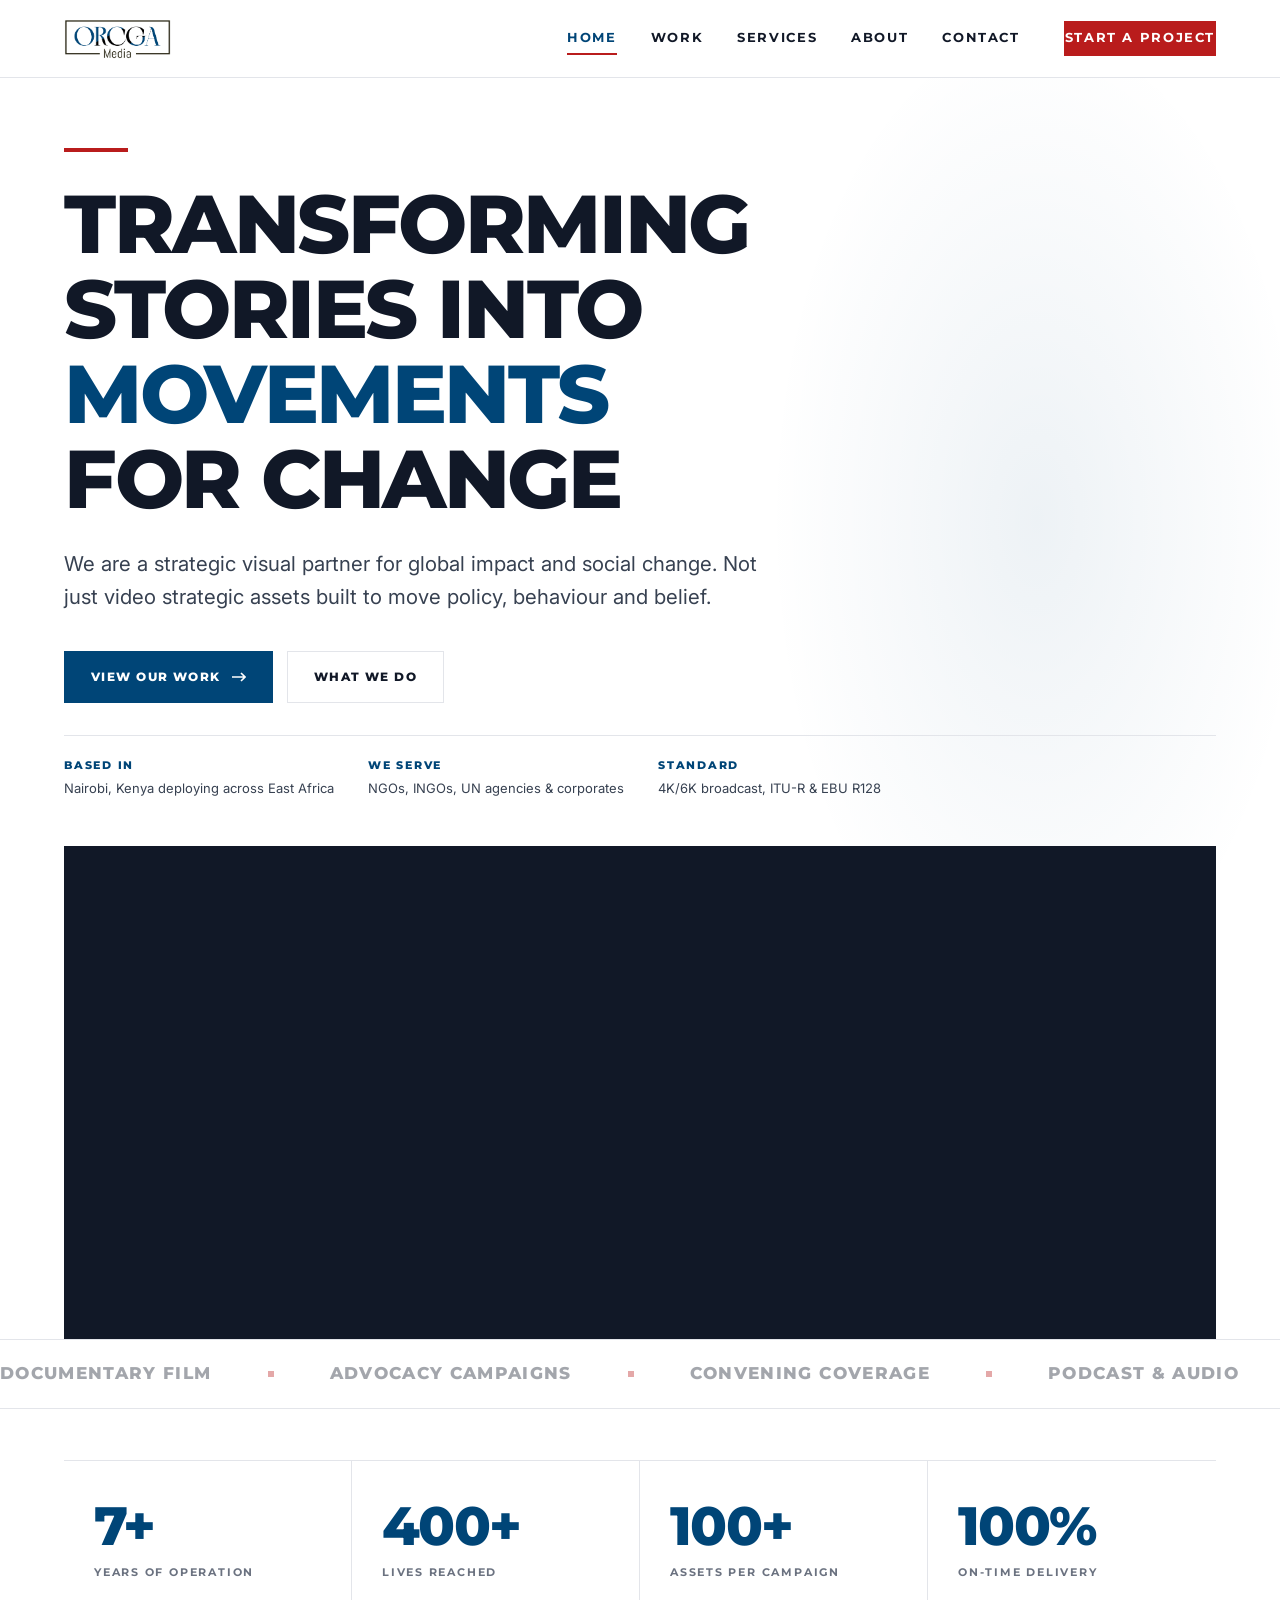
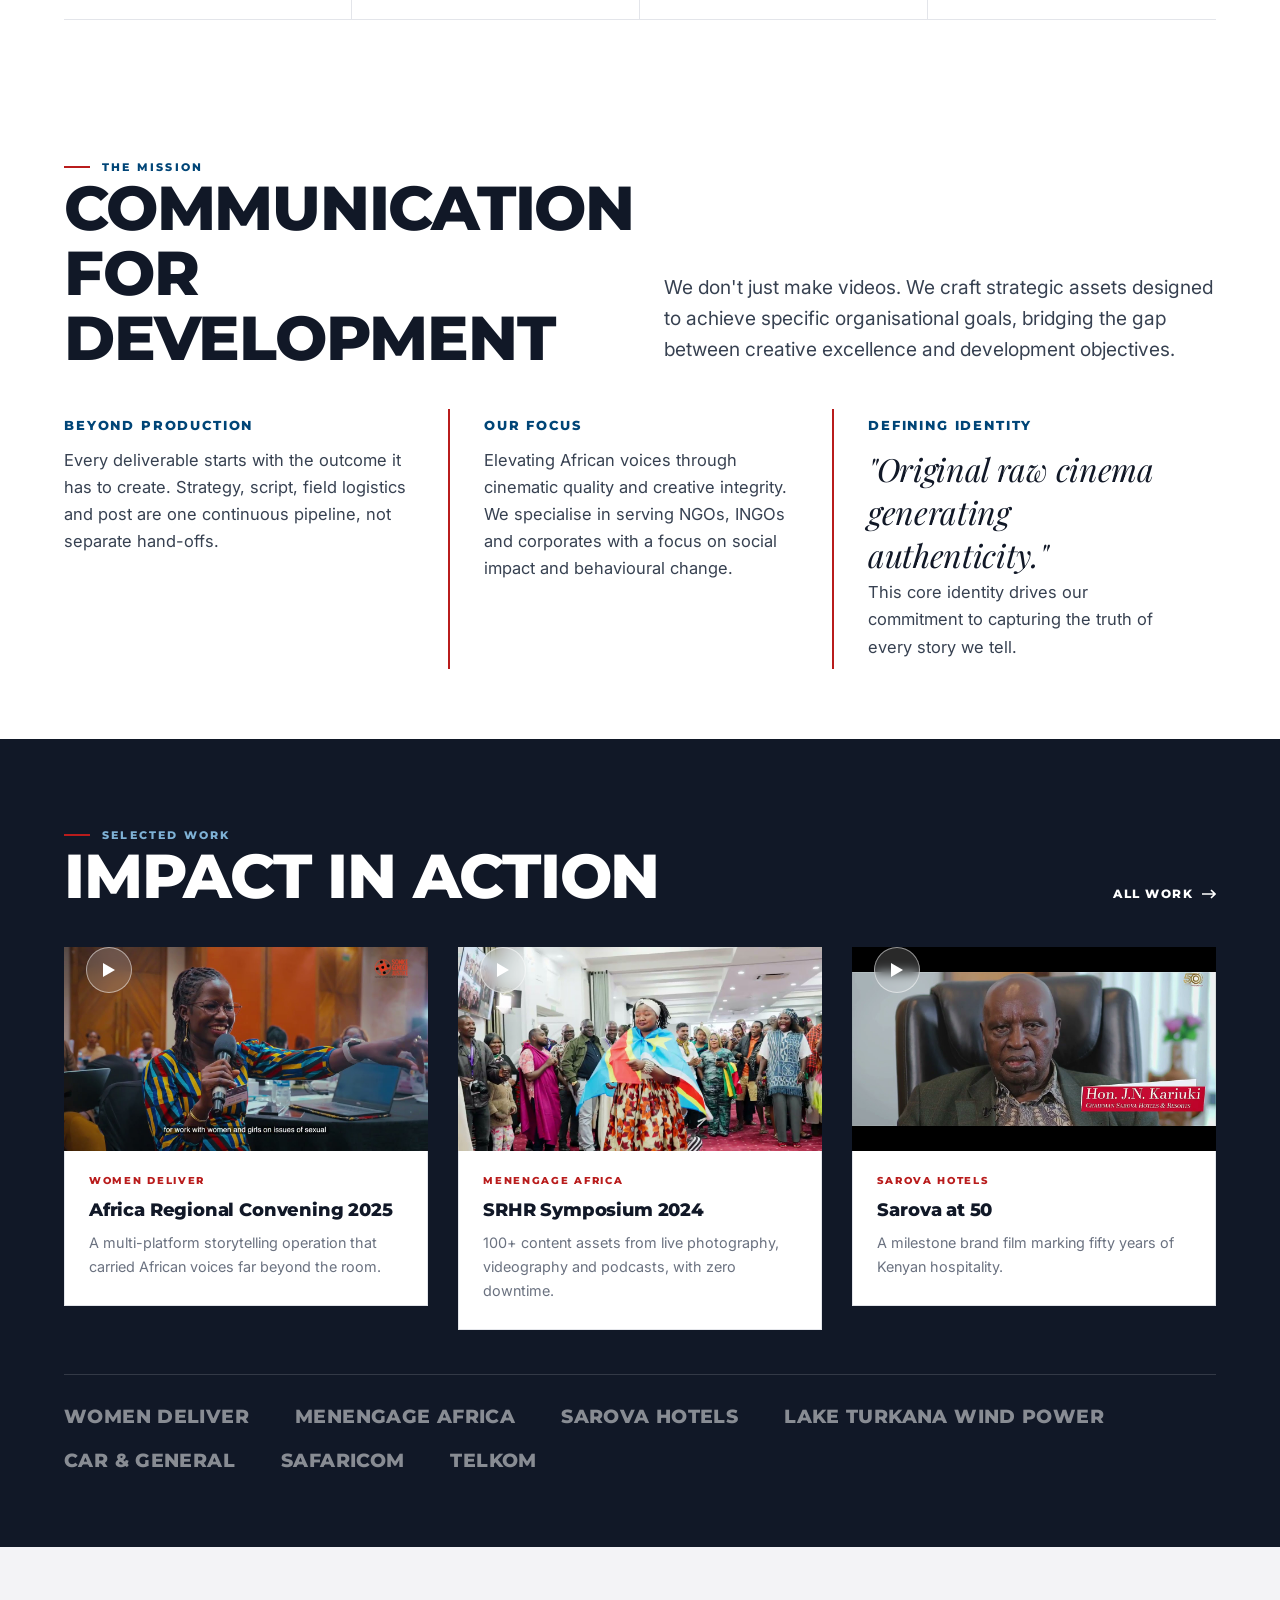
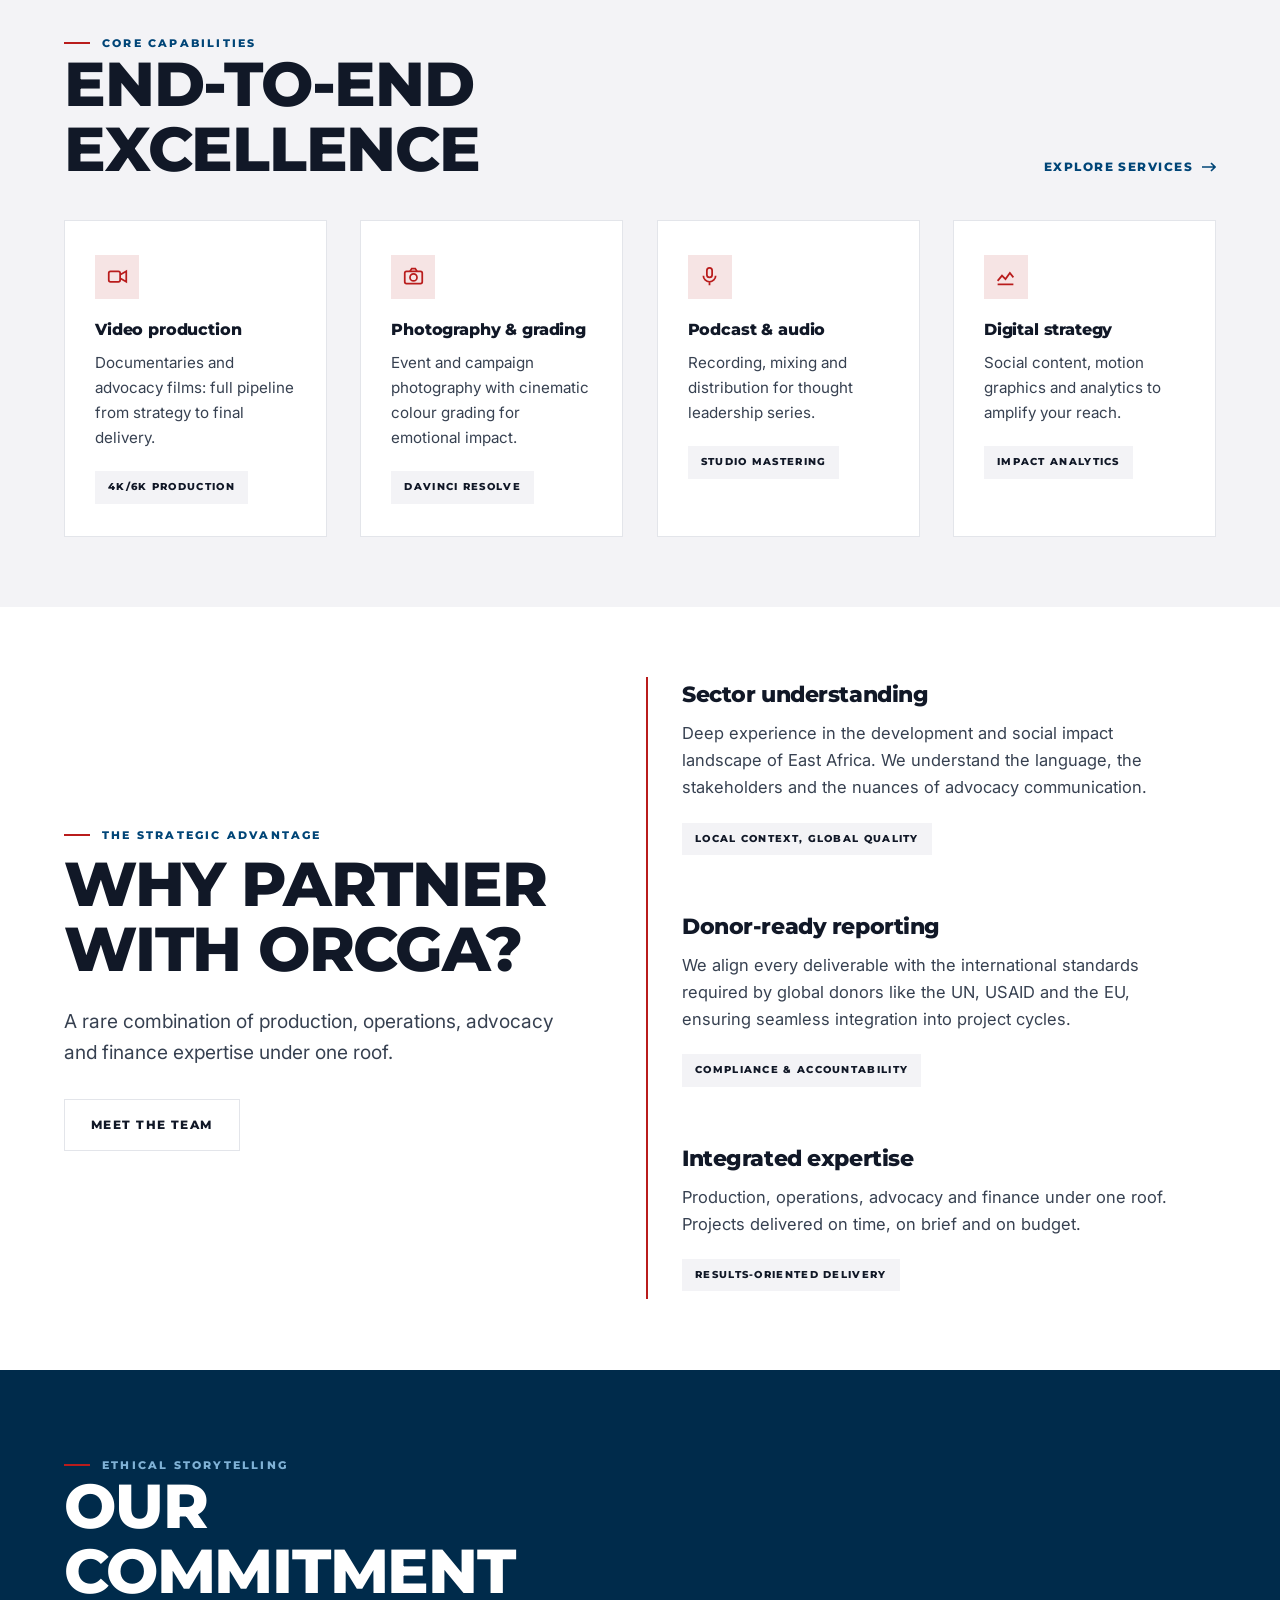
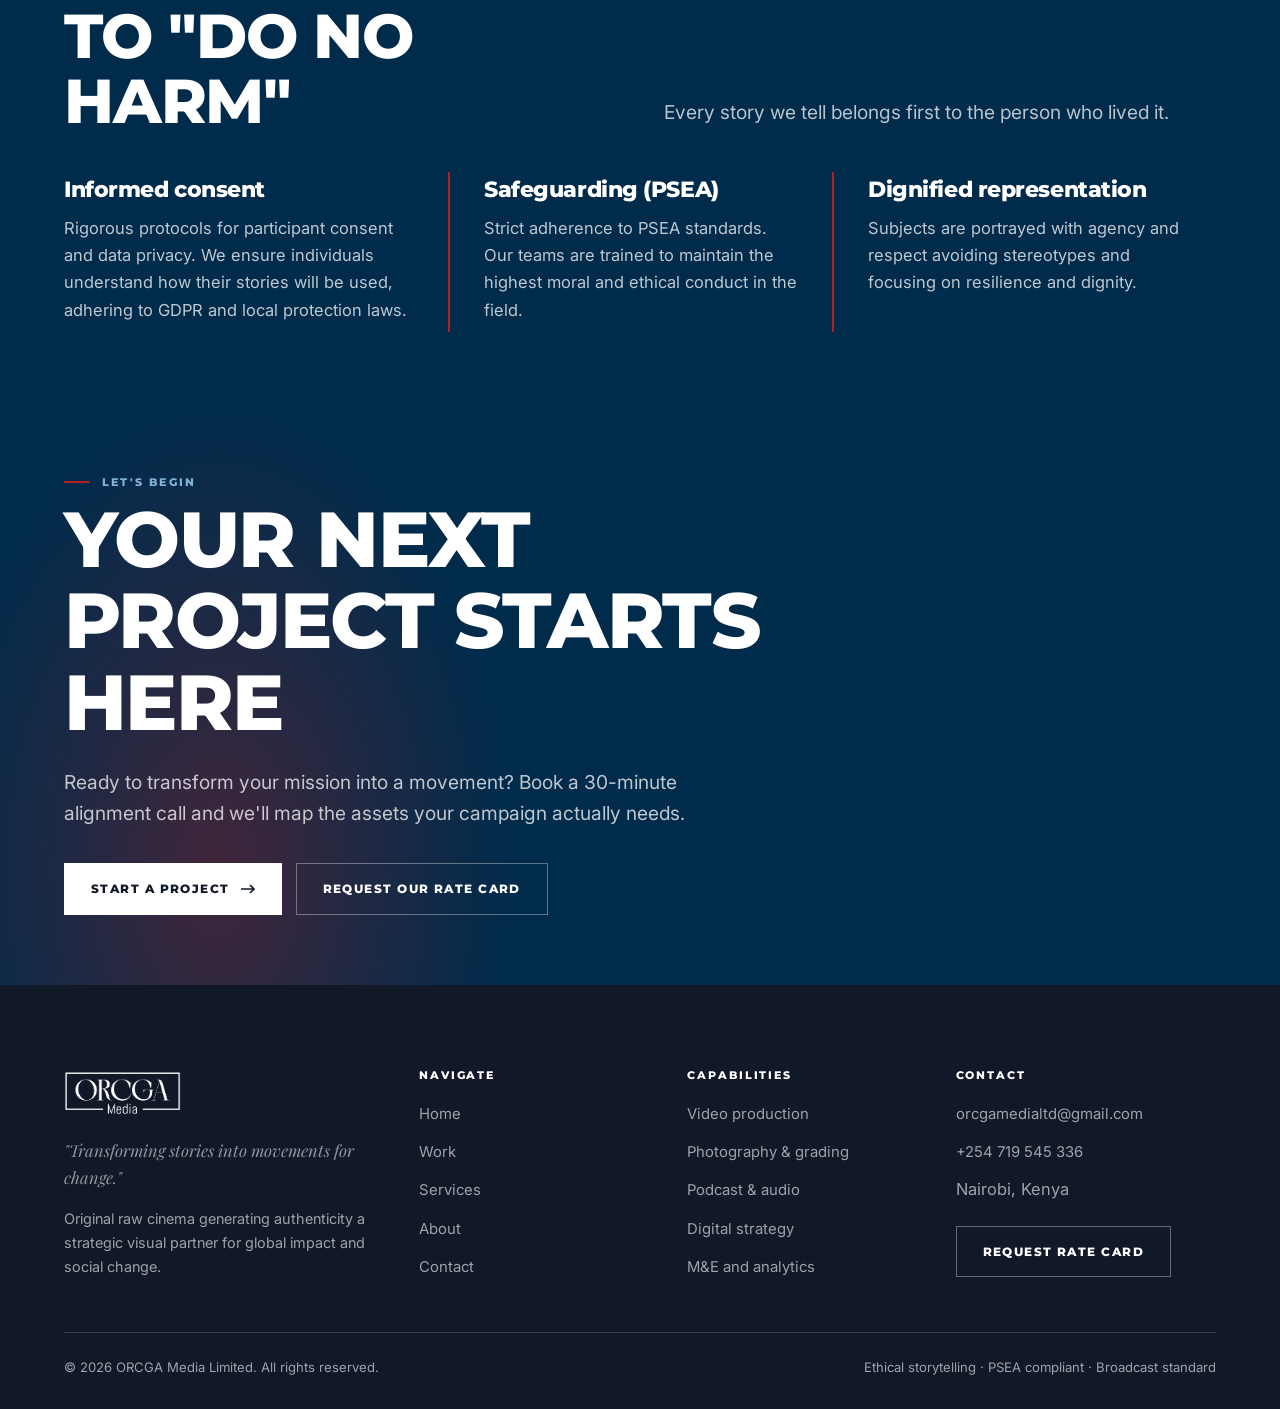
<file: index.html>
<!DOCTYPE html>
<html lang="en">
<head>
<meta charset="utf-8">
<meta name="viewport" content="width=device-width, initial-scale=1">
<title>ORCGA Media Limited | Strategic Visual Partner for Global Impact</title>
<meta name="description" content="ORCGA Media Limited is a Nairobi-based production company crafting documentary film, photography, podcasts and digital strategy for NGOs, INGOs and corporates across Africa.">
<link rel="preconnect" href="https://fonts.googleapis.com">
<link rel="preconnect" href="https://fonts.gstatic.com" crossorigin>
<link href="https://fonts.googleapis.com/css2?family=Montserrat:wght@600;700;800;900&family=Inter:wght@400;500;600&family=Playfair+Display:ital,wght@1,400;1,500&display=swap" rel="stylesheet">
<style>
/* ============================================================
   ORCGA MEDIA LIMITED — Core stylesheet
   Palette sampled from the 2026 company profile + logo mark
   ============================================================ */

:root{
  /* Brand */
  --ink:        #111827;
  --ink-2:      #1B2436;
  --navy:       #004577;
  --navy-deep:  #002B4B;
  --navy-soft:  #E8EFF5;
  --red:        #B91C1C;
  --red-soft:   #F6E4E4;

  /* Neutrals */
  --white:      #FFFFFF;
  --surface:    #F3F3F6;
  --surface-2:  #FAFAFB;
  --body:       #374151;
  --muted:      #6B7280;
  --line:       #E3E5EA;
  --line-dark:  rgba(255,255,255,.14);

  /* Type */
  --display: 'Montserrat', 'Helvetica Neue', Arial, sans-serif;
  --sans:    'Inter', 'Helvetica Neue', Arial, sans-serif;
  --serif:   'Playfair Display', Georgia, serif;

  /* Layout */
  --maxw: 1280px;
  --gut: clamp(20px, 5vw, 64px);
  --nav-h: 78px;

  --ease: cubic-bezier(.22,.61,.36,1);
}

*,*::before,*::after{ box-sizing:border-box; }

html{ scroll-behavior:smooth; -webkit-text-size-adjust:100%; }

body{
  margin:0;
  background:var(--white);
  color:var(--body);
  font-family:var(--sans);
  font-size:16.5px;
  line-height:1.65;
  -webkit-font-smoothing:antialiased;
  overflow-x:hidden;
}

img{ max-width:100%; display:block; }
a{ color:inherit; text-decoration:none; }

h1,h2,h3,h4,h5{
  font-family:var(--display);
  color:var(--ink);
  margin:0;
  line-height:1.04;
  letter-spacing:-.02em;
  font-weight:800;
}

p{ margin:0 0 3px; }
p:last-child{ margin-bottom:0; }

::selection{ background:var(--navy); color:#fff; }

/* ---------- Layout helpers ---------- */
.wrap{ width:100%; max-width:var(--maxw); margin:0 auto; padding-inline:var(--gut); }
.section{ padding:clamp(44px,5.5vw,80px) 0; }
.section--tight{ padding:clamp(34px,4vw,54px) 0; }
.section--surface{ background:var(--surface); }
.section--ink{ background:var(--ink); }
.section--navy{ background:var(--navy-deep); }

.section--ink, .section--navy{ color:rgba(255,255,255,.74); }
.section--ink h1,.section--ink h2,.section--ink h3,.section--ink h4,
.section--navy h1,.section--navy h2,.section--navy h3,.section--navy h4{ color:#fff; }

/* ---------- Type utilities ---------- */
.eyebrow{
  font-family:var(--display);
  font-weight:800;
  font-size:11px;
  letter-spacing:.20em;
  text-transform:uppercase;
  color:var(--navy);
  display:flex;
  align-items:center;
  gap:12px;
  margin:0 0 8px;
}
.eyebrow::before{
  content:"";
  width:26px; height:2px;
  background:var(--red);
  flex:none;
}
.section--ink .eyebrow, .section--navy .eyebrow{ color:#7FB2D6; }

.h-display{ font-size:clamp(2.6rem,6.4vw,4.9rem); text-transform:uppercase; }
.h1{ font-size:clamp(2.3rem,5vw,3.9rem); text-transform:uppercase; }
.h2{ font-size:clamp(1.85rem,3.5vw,2.85rem); text-transform:uppercase; }
.h3{ font-size:clamp(1.15rem,1.7vw,1.45rem); }
.h4{ font-size:1.02rem; letter-spacing:-.01em; }

.lead{
  font-size:clamp(1.05rem,1.5vw,1.28rem);
  line-height:1.6;
  color:var(--body);
}
.section--ink .lead,.section--navy .lead{ color:rgba(255,255,255,.72); }

.kicker-navy{
  font-family:var(--display);
  font-weight:800;
  font-size:.82rem;
  letter-spacing:.14em;
  text-transform:uppercase;
  color:var(--navy);
}

.pull{
  font-family:var(--serif);
  font-style:italic;
  font-size:clamp(1.35rem,2.6vw,2rem);
  line-height:1.35;
  color:var(--ink);
  letter-spacing:-.01em;
}
.section--ink .pull,.section--navy .pull{ color:#fff; }

.measure{ max-width:62ch; }
.measure-sm{ max-width:46ch; }

/* ---------- Buttons ---------- */
.btn{
  display:inline-flex;
  align-items:center;
  gap:11px;
  font-family:var(--display);
  font-weight:800;
  font-size:12px;
  letter-spacing:.12em;
  text-transform:uppercase;
  padding:15px 26px;
  border:1.5px solid transparent;
  transition:.32s var(--ease);
  cursor:pointer;
  white-space:nowrap;
}
.btn svg{ transition:transform .32s var(--ease); }
.btn:hover svg{ transform:translateX(5px); }

.btn--primary{ background:var(--navy); color:#fff; border-color:var(--navy); }
.btn--primary:hover{ background:var(--ink); border-color:var(--ink); }

.btn--red{ background:var(--red); color:#fff; border-color:var(--red); }
.btn--red:hover{ background:#8F1414; border-color:#8F1414; }

.btn--ghost{ background:transparent; color:var(--ink); border-color:var(--line); }
.btn--ghost:hover{ border-color:var(--ink); }

.btn--light{ background:#fff; color:var(--ink); border-color:#fff; }
.btn--light:hover{ background:transparent; color:#fff; border-color:rgba(255,255,255,.5); }

.btn--outline-light{ background:transparent; color:#fff; border-color:rgba(255,255,255,.35); }
.btn--outline-light:hover{ border-color:#fff; background:rgba(255,255,255,.08); }

.link-arrow{
  font-family:var(--display);
  font-weight:800;
  font-size:12px;
  letter-spacing:.12em;
  text-transform:uppercase;
  color:var(--navy);
  display:inline-flex;
  align-items:center;
  gap:9px;
  border-bottom:2px solid transparent;
  padding-bottom:3px;
  transition:.3s var(--ease);
}
.link-arrow:hover{ border-color:var(--red); }
.link-arrow svg{ transition:transform .3s var(--ease); }
.link-arrow:hover svg{ transform:translateX(5px); }
.section--ink .link-arrow,.section--navy .link-arrow{ color:#fff; }

/* ---------- Header ---------- */
.site-header{
  position:fixed; inset:0 0 auto 0;
  z-index:120;
  height:var(--nav-h);
  display:flex; align-items:center;
  background:rgba(255,255,255,.92);
  backdrop-filter:saturate(180%) blur(14px);
  -webkit-backdrop-filter:saturate(180%) blur(14px);
  border-bottom:1px solid var(--line);
  transition:.35s var(--ease);
}
.site-header .wrap{ display:flex; align-items:center; justify-content:space-between; gap:24px; }
.brand{ display:flex; align-items:center; flex:none; }
.brand img{ height:40px; width:auto; }

.nav{ display:flex; align-items:center; gap:34px; margin-left:auto; }
.nav a{
  font-family:var(--display);
  font-weight:700;
  font-size:12.5px;
  letter-spacing:.13em;
  text-transform:uppercase;
  color:var(--ink);
  position:relative;
  padding:6px 0;
  transition:color .25s var(--ease);
}
.nav a::after{
  content:"";
  position:absolute; left:0; bottom:0;
  height:2px; width:0;
  background:var(--red);
  transition:width .3s var(--ease);
}
.nav a:hover::after,.nav a[aria-current="page"]::after{ width:100%; }
.nav a[aria-current="page"]{ color:var(--navy); }

.nav-cta{ margin-left:10px; padding:12px 20px; }
/* the .nav a / .mobile-nav a colour rules out-specify .btn--red, so restate it */
.nav a.btn--red, .mobile-nav a.btn--red{ color:#fff; }
.nav a.btn--red::after{ display:none; }

.burger{
  display:none;
  width:44px; height:44px;
  border:1px solid var(--line);
  background:#fff;
  cursor:pointer;
  padding:0;
  align-items:center; justify-content:center;
  flex-direction:column; gap:5px;
}
.burger span{ display:block; width:18px; height:2px; background:var(--ink); transition:.3s var(--ease); }
.burger[aria-expanded="true"] span:nth-child(1){ transform:translateY(7px) rotate(45deg); }
.burger[aria-expanded="true"] span:nth-child(2){ opacity:0; }
.burger[aria-expanded="true"] span:nth-child(3){ transform:translateY(-7px) rotate(-45deg); }

.mobile-nav{
  position:fixed; inset:var(--nav-h) 0 auto 0;
  background:#fff;
  border-bottom:1px solid var(--line);
  padding:14px var(--gut) 30px;
  display:none;
  flex-direction:column;
  z-index:119;
}
.mobile-nav.open{ display:flex; }
.mobile-nav a{
  font-family:var(--display);
  font-weight:800;
  text-transform:uppercase;
  letter-spacing:.06em;
  font-size:1.35rem;
  color:var(--ink);
  padding:15px 0;
  border-bottom:1px solid var(--line);
}
.mobile-nav .btn{ margin-top:22px; justify-content:center; }

main{ padding-top:var(--nav-h); }

/* ---------- Hero ---------- */
.hero{ position:relative; padding:clamp(40px,5.5vw,76px) 0 0; overflow:hidden; }
.hero::before{
  content:"";
  position:absolute; top:-20%; right:-10%;
  width:58vw; height:110%;
  background:radial-gradient(closest-side,rgba(0,69,119,.07),transparent 72%);
  z-index:-1;
  pointer-events:none;
}
.hero__bar{ width:64px; height:4px; background:var(--red); margin-bottom:30px; }
.hero__title{ font-size:clamp(2.5rem,6.6vw,5.1rem); text-transform:uppercase; letter-spacing:-.03em; max-width:15ch; text-wrap:balance; }
.hero__title em{ font-style:normal; color:var(--navy); }
.hero__sub{
  margin-top:26px;
  font-size:clamp(1.05rem,1.6vw,1.32rem);
  color:var(--body);
  max-width:56ch;
  line-height:1.6;
}
.hero__actions{ display:flex; flex-wrap:wrap; gap:14px; margin-top:38px; }
.hero__meta{
  display:flex; flex-wrap:wrap; gap:34px;
  margin-top:32px; padding-top:20px;
  border-top:1px solid var(--line);
  font-size:13px;
}
.hero__meta strong{
  display:block;
  font-family:var(--display); font-weight:800;
  font-size:11px; letter-spacing:.16em; text-transform:uppercase;
  color:var(--navy); margin-bottom:4px;
}

.hero__media{
  position:relative;
  margin-top:clamp(28px,3.6vw,48px);
  aspect-ratio:21/9;
  background:var(--ink);
  overflow:hidden;
}
.hero__media iframe,.hero__media video,.hero__media img{
  position:absolute; inset:0; width:100%; height:100%; object-fit:cover; border:0;
}

/* Media placeholder — replaced when real footage is supplied */
.slot{
  position:relative;
  background:
    linear-gradient(135deg,rgba(0,69,119,.92),rgba(17,24,39,.96)),
    repeating-linear-gradient(45deg,rgba(255,255,255,.05) 0 2px,transparent 2px 9px);
  display:flex; align-items:center; justify-content:center;
  overflow:hidden;
}
.slot::after{
  content:attr(data-slot);
  font-family:var(--display); font-weight:800;
  font-size:10.5px; letter-spacing:.2em; text-transform:uppercase;
  color:rgba(255,255,255,.62);
  border:1px solid rgba(255,255,255,.28);
  padding:9px 15px;
  text-align:center;
  max-width:80%;
}
.slot--light{
  background:
    linear-gradient(135deg,#E9EDF2,#DDE3EA),
    repeating-linear-gradient(45deg,rgba(0,0,0,.03) 0 2px,transparent 2px 9px);
}
.slot--light::after{ color:var(--navy); border-color:rgba(0,69,119,.3); }

/* ---------- Stat band ---------- */
.stats{
  display:grid;
  grid-template-columns:repeat(auto-fit,minmax(180px,1fr));
  border-top:1px solid var(--line);
}
.stat{ padding:38px 30px; border-bottom:1px solid var(--line); border-right:1px solid var(--line); }
.stat:last-child{ border-right:0; }
.stat__num{
  font-family:var(--display); font-weight:800;
  font-size:clamp(2.3rem,4.4vw,3.4rem);
  color:var(--navy); line-height:1; letter-spacing:-.03em;
}
.stat__label{
  margin-top:10px;
  font-family:var(--display); font-weight:700;
  font-size:10.5px; letter-spacing:.17em; text-transform:uppercase;
  color:var(--muted);
}
.section--ink .stat,.section--navy .stat{ border-color:var(--line-dark); }
.section--ink .stats,.section--navy .stats{ border-color:var(--line-dark); }
.section--ink .stat__num,.section--navy .stat__num{ color:#fff; }
.section--ink .stat__label,.section--navy .stat__label{ color:rgba(255,255,255,.55); }

/* ---------- Rule columns (signature element from the profile deck) ---------- */
.rule-cols{
  display:grid;
  gap:0;
  grid-template-columns:repeat(auto-fit,minmax(250px,1fr));
}
.rule-col{
  padding:6px 34px 8px;
  border-left:2px solid var(--red);
}
.rule-col:first-child{ padding-left:0; border-left:0; }
.rule-col h3,.rule-col h4{ margin-bottom:14px; }
.rule-col .kicker-navy{ display:block; margin-bottom:10px; }
.section--ink .rule-col,.section--navy .rule-col{ border-color:var(--red); }

.tag{
  display:inline-block;
  margin-top:18px;
  background:var(--surface);
  color:var(--ink);
  font-family:var(--display); font-weight:800;
  font-size:10px; letter-spacing:.13em; text-transform:uppercase;
  padding:8px 13px;
}
.tag + .tag{ margin-left:6px; }
.section--ink .tag,.section--navy .tag{ background:rgba(255,255,255,.1); color:#fff; }

/* ---------- Generic grids ---------- */
.grid-2{ display:grid; grid-template-columns:repeat(auto-fit,minmax(320px,1fr)); gap:clamp(32px,5vw,72px); align-items:start; }
.grid-2--split{ grid-template-columns:minmax(340px,1fr) 1.1fr; }
.grid-3{ display:grid; grid-template-columns:repeat(auto-fit,minmax(280px,1fr)); gap:clamp(28px,3.4vw,44px); }
.grid-4{ display:grid; grid-template-columns:repeat(auto-fit,minmax(230px,1fr)); gap:clamp(24px,2.6vw,36px); }

.section-head{ display:flex; flex-wrap:wrap; justify-content:space-between; align-items:flex-end; gap:26px 48px; margin-bottom:clamp(24px,3vw,40px); }
.section-head > *{ flex:1 1 340px; min-width:0; }
.section-head > a{ flex:0 0 auto; }
.section-head p{ max-width:48ch; margin:16px 0 0; }
@media (min-width:900px){ .section-head > p{ padding-bottom:6px; } }

/* ---------- Cards ---------- */
.card{
  background:#fff;
  border:1px solid var(--line);
  padding:34px 30px 32px;
  transition:.35s var(--ease);
  height:100%;
}
.card:hover{ border-color:var(--navy); transform:translateY(-4px); }
.card__icon{
  width:44px; height:44px;
  display:flex; align-items:center; justify-content:center;
  background:var(--red-soft);
  color:var(--red);
  margin-bottom:22px;
}
.card__icon svg{ width:21px; height:21px; }
.card h3,.card h4{ margin-bottom:12px; }
.card p{ font-size:.95rem; }
.section--surface .card{ background:#fff; }

/* ---------- Work cards ---------- */
.work-grid{ display:grid; grid-template-columns:repeat(auto-fit,minmax(330px,1fr)); gap:clamp(22px,2.4vw,34px); }
.work-card{ display:block; position:relative; overflow:hidden; background:var(--ink); }
.work-card__media{ position:relative; aspect-ratio:16/9; overflow:hidden; }
.work-card__media > *{ position:absolute; inset:0; width:100%; height:100%; }
.work-card__media img{ object-fit:cover; transition:transform .8s var(--ease); }
.work-card:hover .work-card__media img{ transform:scale(1.06); }
.is-playable{ cursor:pointer; }
.work-card__play{
  position:absolute; z-index:3; left:22px; bottom:22px;
  width:46px; height:46px; border-radius:50%;
  background:rgba(255,255,255,.16);
  border:1px solid rgba(255,255,255,.5);
  backdrop-filter:blur(6px);
  display:flex; align-items:center; justify-content:center;
  color:#fff;
  transition:.35s var(--ease);
}
.work-card:hover .work-card__play{ background:var(--red); border-color:var(--red); }
.work-card__body{ padding:22px 24px 26px; background:#fff; border:1px solid var(--line); border-top:0; }
.work-card__cat{
  font-family:var(--display); font-weight:800;
  font-size:10px; letter-spacing:.17em; text-transform:uppercase;
  color:var(--red); margin-bottom:9px; display:block;
}
.work-card__title{ font-family:var(--display); font-weight:800; font-size:1.12rem; color:var(--ink); line-height:1.25; letter-spacing:-.01em; }
.work-card__desc{ margin-top:10px; font-size:.9rem; color:var(--muted); }

/* Filters */
.filters{ display:flex; flex-wrap:wrap; gap:8px; margin-bottom:40px; }
.filter{
  font-family:var(--display); font-weight:800;
  font-size:11px; letter-spacing:.13em; text-transform:uppercase;
  padding:11px 18px;
  border:1px solid var(--line);
  background:#fff; color:var(--muted);
  cursor:pointer; transition:.28s var(--ease);
}
.filter:hover{ border-color:var(--ink); color:var(--ink); }
.filter.is-active{ background:var(--navy); border-color:var(--navy); color:#fff; }

/* ---------- Case study rows ---------- */
.case{
  display:grid;
  grid-template-columns:1.05fr 1fr;
  gap:clamp(30px,4vw,60px);
  align-items:center;
  padding:clamp(44px,5vw,64px) 0;
  border-top:1px solid var(--line);
}
.case:last-child{ border-bottom:1px solid var(--line); }
.case__media{ aspect-ratio:16/10; position:relative; overflow:hidden; }
.case__media iframe{ position:absolute; inset:0; width:100%; height:100%; border:0; }
.case--flip .case__media{ order:2; }
.case__stat{
  display:inline-block;
  background:var(--surface);
  padding:20px 26px;
  margin-top:26px;
}
.case__stat b{ font-family:var(--display); font-weight:800; font-size:2rem; color:var(--ink); display:block; line-height:1; }
.case__stat span{ font-family:var(--display); font-weight:700; font-size:10px; letter-spacing:.16em; text-transform:uppercase; color:var(--muted); }

/* ---------- Timeline ---------- */
.timeline{ display:grid; grid-template-columns:repeat(auto-fit,minmax(250px,1fr)); gap:0; }
.tl{ padding:0 32px; border-left:2px solid var(--red); position:relative; }
.tl:first-child{ padding-left:0; border-left:0; }
.tl__year{ font-family:var(--display); font-weight:800; font-size:11px; letter-spacing:.16em; color:var(--muted); margin-bottom:8px; }
.tl h3{ color:var(--navy); font-size:1.05rem; letter-spacing:.04em; text-transform:uppercase; margin-bottom:12px; }

/* ---------- Team ---------- */
.team-grid{ display:grid; grid-template-columns:repeat(auto-fit,minmax(240px,1fr)); gap:clamp(24px,2.6vw,34px); }
.member__photo{
  aspect-ratio:4/5;
  position:relative;
  overflow:hidden;
  background:var(--surface);
  margin-bottom:20px;
}
.member__photo img{ position:absolute; inset:0; width:100%; height:100%; object-fit:cover; filter:grayscale(1); transition:.6s var(--ease); }
.member:hover .member__photo img{ filter:grayscale(0); transform:scale(1.03); }
.member__initial{
  position:absolute; inset:0;
  display:flex; align-items:center; justify-content:center;
  font-family:var(--display); font-weight:800;
  font-size:clamp(3.4rem,7vw,5.2rem);
  color:#DDE1E7;
}
.member{ display:flex; flex-direction:column; height:100%; }
.member p{ flex:1 0 auto; }
.member .tag{ align-self:flex-start; }
.member__role{
  font-family:var(--display); font-weight:800;
  font-size:11px; letter-spacing:.15em; text-transform:uppercase;
  color:var(--navy); margin:7px 0 12px;
}
.member h3{ font-size:1.08rem; letter-spacing:0; }
.member p{ font-size:.9rem; color:var(--muted); }

/* ---------- Logo / client strip ---------- */
.clients{ display:flex; flex-wrap:wrap; gap:12px 46px; align-items:center; }
.clients span{
  font-family:var(--display); font-weight:800;
  font-size:clamp(.95rem,1.6vw,1.2rem);
  letter-spacing:.02em; text-transform:uppercase;
  color:var(--ink); opacity:.42;
  transition:opacity .3s var(--ease);
}
.clients span:hover{ opacity:1; }
.section--ink .clients span{ color:#fff; opacity:.5; }

/* ---------- Process steps ---------- */
.steps{ display:grid; grid-template-columns:repeat(auto-fit,minmax(250px,1fr)); gap:0; }
.step{ padding:0 32px; border-left:2px solid var(--red); }
.step:first-child{ padding-left:0; border-left:0; }
.step__n{
  font-family:var(--display); font-weight:800;
  font-size:clamp(2.4rem,4.4vw,3.2rem);
  color:var(--line); line-height:1; margin-bottom:14px; display:block;
}
.section--ink .step__n,.section--navy .step__n{ color:rgba(255,255,255,.2); }
.step h3{ text-transform:uppercase; font-size:1.02rem; letter-spacing:.05em; margin-bottom:12px; }

/* ---------- Page hero (inner pages) ---------- */
.page-hero{ background:var(--ink); color:rgba(255,255,255,.72); padding:clamp(46px,5.5vw,80px) 0 clamp(38px,4.5vw,58px); position:relative; overflow:hidden; }
.page-hero::after{
  content:""; position:absolute; right:-8%; top:-30%;
  width:52vw; height:150%;
  background:radial-gradient(closest-side,rgba(0,69,119,.55),transparent);
}
.page-hero .wrap{ position:relative; z-index:2; }
.page-hero h1{ color:#fff; }
.page-hero p{ max-width:58ch; margin-top:22px; font-size:clamp(1rem,1.4vw,1.18rem); }
.crumb{
  font-family:var(--display); font-weight:700;
  font-size:11px; letter-spacing:.18em; text-transform:uppercase;
  color:rgba(255,255,255,.5); margin-bottom:22px;
}
.crumb a:hover{ color:#fff; }

/* ---------- Callout / CTA band ---------- */
.cta-band{ background:var(--navy-deep); color:rgba(255,255,255,.75); position:relative; overflow:hidden; }
.cta-band::after{
  content:""; position:absolute; left:-6%; bottom:-60%;
  width:46vw; height:160%;
  background:radial-gradient(closest-side,rgba(185,28,28,.35),transparent);
}
.cta-band .wrap{ position:relative; z-index:2; }
.cta-band h2,.cta-band h3{ color:#fff; }
.cta-band .lead,.cta-band p{ color:rgba(255,255,255,.74); }
.cta-band .eyebrow{ color:#7FB2D6; }
.cta-actions{ display:flex; flex-wrap:wrap; gap:14px; margin-top:34px; }

/* ---------- Contact ---------- */
.contact-list{ list-style:none; margin:0; padding:0; }
.contact-list li{ padding:22px 0; border-bottom:1px solid var(--line); }
.contact-list strong{
  display:block;
  font-family:var(--display); font-weight:800;
  font-size:10.5px; letter-spacing:.17em; text-transform:uppercase;
  color:var(--navy); margin-bottom:6px;
}
.contact-list a{ color:var(--ink); font-size:1.05rem; border-bottom:1px solid transparent; }
.contact-list a:hover{ border-color:var(--red); }

.form{ display:grid; gap:18px; }
.field label{
  display:block;
  font-family:var(--display); font-weight:800;
  font-size:10.5px; letter-spacing:.15em; text-transform:uppercase;
  color:var(--ink); margin-bottom:8px;
}
.field input,.field select,.field textarea{
  width:100%;
  font-family:var(--sans); font-size:1rem; color:var(--ink);
  padding:14px 16px;
  border:1px solid var(--line);
  background:#fff;
  transition:.25s var(--ease);
}
.field input:focus,.field select:focus,.field textarea:focus{ outline:0; border-color:var(--navy); box-shadow:0 0 0 3px rgba(0,69,119,.1); }
.field textarea{ min-height:150px; resize:vertical; }
.form-row{ display:grid; grid-template-columns:1fr 1fr; gap:18px; }
.form-note{ font-size:.85rem; color:var(--muted); }

/* ---------- Footer ---------- */
.site-footer{ background:var(--ink); color:rgba(255,255,255,.6); padding:clamp(58px,7vw,86px) 0 0; }
.footer-top{ display:grid; grid-template-columns:1.4fr 1fr 1fr 1.2fr; gap:clamp(30px,4vw,54px); padding-bottom:52px; }
.site-footer img{ height:44px; width:auto; margin-bottom:22px; }
.site-footer h4{
  color:#fff;
  font-size:10.5px; letter-spacing:.18em; text-transform:uppercase;
  margin-bottom:18px;
}
.footer-links{ list-style:none; margin:0; padding:0; display:grid; gap:11px; }
.footer-links a{ font-size:.93rem; transition:color .25s var(--ease); }
.footer-links a:hover{ color:#fff; }
.footer-bottom{
  border-top:1px solid var(--line-dark);
  padding:24px 0 30px;
  display:flex; flex-wrap:wrap; gap:14px;
  justify-content:space-between; align-items:center;
  font-size:.82rem;
}
.footer-tag{ font-family:var(--serif); font-style:italic; color:rgba(255,255,255,.55); }

/* ---------- Marquee ---------- */
.marquee{ overflow:hidden; border-block:1px solid var(--line); padding:20px 0; background:#fff; }
.marquee__track{ display:flex; gap:56px; width:max-content; animation:slide 34s linear infinite; }
.marquee__track > span{
  font-family:var(--display); font-weight:800;
  font-size:clamp(.9rem,1.4vw,1.05rem);
  letter-spacing:.08em; text-transform:uppercase;
  color:var(--ink); opacity:.38;
  display:flex; align-items:center; gap:56px;
  white-space:nowrap;
}
.marquee__track > span::after{ content:""; width:6px; height:6px; background:var(--red); flex:none; }
@keyframes slide{ to{ transform:translateX(-50%); } }

/* ---------- Reveal ---------- */
.reveal{ opacity:0; transform:translateY(24px); transition:opacity .8s var(--ease),transform .8s var(--ease); }
.reveal.in{ opacity:1; transform:none; }

@media print{
  .reveal{ opacity:1 !important; transform:none !important; }
  .site-header,.marquee,.burger,.mobile-nav{ display:none !important; }
  main{ padding-top:0; }
}

@media (prefers-reduced-motion:reduce){
  *{ animation-duration:.001ms !important; transition-duration:.001ms !important; }
  .reveal{ opacity:1; transform:none; }
  html{ scroll-behavior:auto; }
}

/* ---------- Responsive ---------- */
@media (max-width:1020px){
  .nav{ display:none; }
  .burger{ display:flex; }
  .footer-top{ grid-template-columns:1fr 1fr; }
  .grid-2--split{ grid-template-columns:1fr; }
}
@media (max-width:860px){
  .case{ grid-template-columns:1fr; }
  .case--flip .case__media{ order:0; }
  .rule-col,.tl,.step{ padding:0 0 26px; border-left:0; border-top:2px solid var(--red); padding-top:24px; }
  .rule-col:first-child,.tl:first-child,.step:first-child{ border-top:2px solid var(--red); padding-top:24px; }
  .rule-cols,.timeline,.steps{ gap:8px; }
  .stat{ border-right:0; }
}
@media (max-width:620px){
  .footer-top{ grid-template-columns:1fr; }
  .form-row{ grid-template-columns:1fr; }
  .hero__meta{ gap:22px; }
}

</style>
</head>
<body>
<header class="site-header">
  <div class="wrap">
    <a class="brand" href="index.html" aria-label="ORCGA Media home">
      <img src="[data-uri]" alt="ORCGA Media Limited">
    </a>
    <nav class="nav" aria-label="Primary">
      <a href="index.html" aria-current="page">Home</a>
      <a href="work.html">Work</a>
      <a href="services.html">Services</a>
      <a href="about.html">About</a>
      <a href="contact.html">Contact</a>
      <a class="btn btn--red nav-cta" href="contact.html">Start a project</a>
    </nav>
    <button class="burger" aria-label="Menu" aria-expanded="false" aria-controls="mobile-nav">
      <span></span><span></span><span></span>
    </button>
  </div>
</header>

<div class="mobile-nav" id="mobile-nav">
  <a href="index.html">Home</a>
  <a href="work.html">Work</a>
  <a href="services.html">Services</a>
  <a href="about.html">About</a>
  <a href="contact.html">Contact</a>
  <a class="btn btn--red" href="contact.html">Start a project</a>
</div>


<main>

  <!-- ============ HERO ============ -->
  <section class="hero">
    <div class="wrap">
      <div class="hero__bar"></div>
      <h1 class="hero__title">Transforming stories into <em>movements</em> for change</h1>
      <p class="hero__sub">We are a strategic visual partner for global impact and social change. Not just video strategic assets built to move policy, behaviour and belief.</p>
      <div class="hero__actions">
        <a class="btn btn--primary" href="work.html">
          View our work
          <svg width="14" height="10" viewBox="0 0 14 10" fill="none" aria-hidden="true"><path d="M9 1l4 4-4 4M13 5H0" stroke="currentColor" stroke-width="1.6"/></svg>
        </a>
        <a class="btn btn--ghost" href="services.html">What we do</a>
      </div>

      <div class="hero__meta">
        <div><strong>Based in</strong>Nairobi, Kenya deploying across East Africa</div>
        <div><strong>We serve</strong>NGOs, INGOs, UN agencies &amp; corporates</div>
        <div><strong>Standard</strong>4K/6K broadcast, ITU-R &amp; EBU R128</div>
      </div>

      <div class="hero__media">
        <video autoplay muted loop playsinline preload="metadata" aria-label="ORCGA Media showreel">
          <source src="assets/orcga-hero-1080.mp4" type="video/mp4">
        </video>
      </div>
    </div>
  </section>

  <!-- ============ MARQUEE ============ -->
  <div class="marquee" aria-hidden="true">
    <div class="marquee__track">
      <span>Documentary film</span><span>Advocacy campaigns</span><span>Convening coverage</span><span>Podcast &amp; audio</span><span>Impact photography</span><span>Motion graphics</span>
      <span>Documentary film</span><span>Advocacy campaigns</span><span>Convening coverage</span><span>Podcast &amp; audio</span><span>Impact photography</span><span>Motion graphics</span>
    </div>
  </div>

  <!-- ============ STATS ============ -->
  <section class="section--tight">
    <div class="wrap">
      <div class="stats reveal">
        <div class="stat"><div class="stat__num">7+</div><div class="stat__label">Years of operation</div></div>
        <div class="stat"><div class="stat__num">400+</div><div class="stat__label">Lives reached</div></div>
        <div class="stat"><div class="stat__num">100+</div><div class="stat__label">Assets per campaign</div></div>
        <div class="stat"><div class="stat__num">100%</div><div class="stat__label">On-time delivery</div></div>
      </div>
    </div>
  </section>

  <!-- ============ POSITIONING ============ -->
  <section class="section">
    <div class="wrap">
      <div class="section-head reveal">
        <div>
          <p class="eyebrow">The mission</p>
          <h2 class="h1">Communication<br>for development</h2>
        </div>
        <p class="lead">We don't just make videos. We craft strategic assets designed to achieve specific organisational goals, bridging the gap between creative excellence and development objectives.</p>
      </div>

      <div class="rule-cols reveal">
        <div class="rule-col">
          <span class="kicker-navy">Beyond production</span>
          <p>Every deliverable starts with the outcome it has to create. Strategy, script, field logistics and post are one continuous pipeline, not separate hand-offs.</p>
        </div>
        <div class="rule-col">
          <span class="kicker-navy">Our focus</span>
          <p>Elevating African voices through cinematic quality and creative integrity. We specialise in serving NGOs, INGOs and corporates with a focus on social impact and behavioural change.</p>
        </div>
        <div class="rule-col">
          <span class="kicker-navy">Defining identity</span>
          <p class="pull">"Original raw cinema generating authenticity."</p>
          <p>This core identity drives our commitment to capturing the truth of every story we tell.</p>
        </div>
      </div>
    </div>
  </section>

  <!-- ============ FEATURED WORK ============ -->
  <section class="section section--ink">
    <div class="wrap">
      <div class="section-head reveal">
        <div>
          <p class="eyebrow">Selected work</p>
          <h2 class="h1">Impact in action</h2>
        </div>
        <a class="link-arrow" href="work.html">All work
          <svg width="14" height="10" viewBox="0 0 14 10" fill="none" aria-hidden="true"><path d="M9 1l4 4-4 4M13 5H0" stroke="currentColor" stroke-width="1.6"/></svg>
        </a>
      </div>

      <div class="work-grid">
        <a class="work-card reveal" href="work.html#women-deliver">
          <div class="work-card__media is-playable" data-youtube="kPUFuQseTd4" data-title="Women Deliver Africa Regional Convening 2025">
            <img src="assets/women-deliver-2025.jpg" alt="Women Deliver Africa Regional Convening 2025">
            <span class="work-card__play"><svg width="12" height="14" viewBox="0 0 12 14" fill="currentColor" aria-hidden="true"><path d="M0 0l12 7-12 7z"/></svg></span>
          </div>
          <div class="work-card__body">
            <span class="work-card__cat">Women Deliver</span>
            <div class="work-card__title">Africa Regional Convening 2025</div>
            <p class="work-card__desc">A multi-platform storytelling operation that carried African voices far beyond the room.</p>
          </div>
        </a>

        <a class="work-card reveal" href="work.html#menengage">
          <div class="work-card__media is-playable" data-youtube="OExQnSzJLVQ" data-title="MenEngage Africa SRHR Symposium 2024">
            <img src="assets/menengage-srhr-2024.jpg" alt="MenEngage Africa SRHR Symposium 2024">
            <span class="work-card__play"><svg width="12" height="14" viewBox="0 0 12 14" fill="currentColor" aria-hidden="true"><path d="M0 0l12 7-12 7z"/></svg></span>
          </div>
          <div class="work-card__body">
            <span class="work-card__cat">MenEngage Africa</span>
            <div class="work-card__title">SRHR Symposium 2024</div>
            <p class="work-card__desc">100+ content assets from live photography, videography and podcasts, with zero downtime.</p>
          </div>
        </a>

        <a class="work-card reveal" href="work.html">
          <div class="work-card__media is-playable" data-youtube="G5-rT-sN9lo" data-title="Sarova Hotels at 50">
            <img src="assets/sarova-at-50.jpg" alt="Sarova Hotels at 50">
            <span class="work-card__play"><svg width="12" height="14" viewBox="0 0 12 14" fill="currentColor" aria-hidden="true"><path d="M0 0l12 7-12 7z"/></svg></span>
          </div>
          <div class="work-card__body">
            <span class="work-card__cat">Sarova Hotels</span>
            <div class="work-card__title">Sarova at 50</div>
            <p class="work-card__desc">A milestone brand film marking fifty years of Kenyan hospitality.</p>
          </div>
        </a>
      </div>

      <div class="clients reveal" style="margin-top:clamp(30px,3.5vw,48px);padding-top:26px;border-top:1px solid rgba(255,255,255,.14)">
        <span>Women Deliver</span><span>MenEngage Africa</span><span>Sarova Hotels</span><span>Lake Turkana Wind Power</span><span>Car &amp; General</span><span>Safaricom</span><span>Telkom</span>
      </div>
    </div>
  </section>

  <!-- ============ CAPABILITIES ============ -->
  <section class="section section--surface">
    <div class="wrap">
      <div class="section-head reveal">
        <div>
          <p class="eyebrow">Core capabilities</p>
          <h2 class="h1">End-to-end<br>excellence</h2>
        </div>
        <a class="link-arrow" href="services.html">Explore services
          <svg width="14" height="10" viewBox="0 0 14 10" fill="none" aria-hidden="true"><path d="M9 1l4 4-4 4M13 5H0" stroke="currentColor" stroke-width="1.6"/></svg>
        </a>
      </div>

      <div class="grid-4">
        <a class="card reveal" href="services.html#video">
          <span class="card__icon"><svg viewBox="0 0 24 24" fill="none" stroke="currentColor" stroke-width="2"><rect x="2" y="6" width="13" height="12" rx="2"/><path d="M15 10l7-4v12l-7-4"/></svg></span>
          <h3 class="h4">Video production</h3>
          <p>Documentaries and advocacy films: full pipeline from strategy to final delivery.</p>
          <span class="tag">4K/6K production</span>
        </a>
        <a class="card reveal" href="services.html#photography">
          <span class="card__icon"><svg viewBox="0 0 24 24" fill="none" stroke="currentColor" stroke-width="2"><rect x="2" y="6" width="20" height="14" rx="2"/><circle cx="12" cy="13" r="4"/><path d="M8 6l2-3h4l2 3"/></svg></span>
          <h3 class="h4">Photography &amp; grading</h3>
          <p>Event and campaign photography with cinematic colour grading for emotional impact.</p>
          <span class="tag">DaVinci Resolve</span>
        </a>
        <a class="card reveal" href="services.html#podcast">
          <span class="card__icon"><svg viewBox="0 0 24 24" fill="none" stroke="currentColor" stroke-width="2"><rect x="9" y="2" width="6" height="11" rx="3"/><path d="M5 11a7 7 0 0014 0M12 18v4"/></svg></span>
          <h3 class="h4">Podcast &amp; audio</h3>
          <p>Recording, mixing and distribution for thought leadership series.</p>
          <span class="tag">Studio mastering</span>
        </a>
        <a class="card reveal" href="services.html#digital">
          <span class="card__icon"><svg viewBox="0 0 24 24" fill="none" stroke="currentColor" stroke-width="2"><path d="M3 17l5-6 4 4 5-7 4 5"/><path d="M3 21h18"/></svg></span>
          <h3 class="h4">Digital strategy</h3>
          <p>Social content, motion graphics and analytics to amplify your reach.</p>
          <span class="tag">Impact analytics</span>
        </a>
      </div>
    </div>
  </section>

  <!-- ============ WHY ORCGA ============ -->
  <section class="section">
    <div class="wrap">
      <div class="grid-2 grid-2--split" style="align-items:center">
        <div class="reveal">
          <p class="eyebrow">The strategic advantage</p>
          <h2 class="h1">Why partner<br>with ORCGA?</h2>
          <p class="lead" style="margin-top:24px">A rare combination of production, operations, advocacy and finance expertise under one roof.</p>
          <a class="btn btn--ghost" style="margin-top:28px" href="about.html">Meet the team</a>
        </div>

        <div class="rule-cols reveal" style="grid-template-columns:1fr">
          <div class="rule-col" style="border-left:2px solid var(--red);padding-left:34px;padding-bottom:30px">
            <h3 class="h3">Sector understanding</h3>
            <p>Deep experience in the development and social impact landscape of East Africa. We understand the language, the stakeholders and the nuances of advocacy communication.</p>
            <span class="tag">Local context, global quality</span>
          </div>
          <div class="rule-col" style="border-left:2px solid var(--red);padding-left:34px;padding-block:30px">
            <h3 class="h3">Donor-ready reporting</h3>
            <p>We align every deliverable with the international standards required by global donors like the UN, USAID and the EU, ensuring seamless integration into project cycles.</p>
            <span class="tag">Compliance &amp; accountability</span>
          </div>
          <div class="rule-col" style="border-left:2px solid var(--red);padding-left:34px;padding-top:30px">
            <h3 class="h3">Integrated expertise</h3>
            <p>Production, operations, advocacy and finance under one roof. Projects delivered on time, on brief and on budget.</p>
            <span class="tag">Results-oriented delivery</span>
          </div>
        </div>
      </div>
    </div>
  </section>

  <!-- ============ ETHICS ============ -->
  <section class="section section--navy">
    <div class="wrap">
      <div class="section-head reveal">
        <div>
          <p class="eyebrow">Ethical storytelling</p>
          <h2 class="h1">Our commitment<br>to "do no harm"</h2>
        </div>
        <p class="lead">Every story we tell belongs first to the person who lived it.</p>
      </div>

      <div class="rule-cols reveal">
        <div class="rule-col">
          <h3 class="h3">Informed consent</h3>
          <p>Rigorous protocols for participant consent and data privacy. We ensure individuals understand how their stories will be used, adhering to GDPR and local protection laws.</p>
        </div>
        <div class="rule-col">
          <h3 class="h3">Safeguarding (PSEA)</h3>
          <p>Strict adherence to PSEA standards. Our teams are trained to maintain the highest moral and ethical conduct in the field.</p>
        </div>
        <div class="rule-col">
          <h3 class="h3">Dignified representation</h3>
          <p>Subjects are portrayed with agency and respect avoiding stereotypes and focusing on resilience and dignity.</p>
        </div>
      </div>
    </div>
  </section>

  <!-- ============ CTA ============ -->
  <section class="section cta-band">
    <div class="wrap">
      <p class="eyebrow reveal">Let's begin</p>
      <h2 class="h-display reveal" style="max-width:16ch">Your next project starts here</h2>
      <p class="lead reveal" style="margin-top:24px;max-width:52ch">Ready to transform your mission into a movement? Book a 30-minute alignment call and we'll map the assets your campaign actually needs.</p>
      <div class="cta-actions reveal">
        <a class="btn btn--light" href="contact.html">
          Start a project
          <svg width="14" height="10" viewBox="0 0 14 10" fill="none" aria-hidden="true"><path d="M9 1l4 4-4 4M13 5H0" stroke="currentColor" stroke-width="1.6"/></svg>
        </a>
        <a class="btn btn--outline-light" href="mailto:orcgamedialtd@gmail.com">Request our rate card</a>
      </div>
    </div>
  </section>

</main>

<footer class="site-footer">
  <div class="wrap">
    <div class="footer-top">
      <div>
        <img src="[data-uri]" alt="ORCGA Media Limited">
        <p class="footer-tag">"Transforming stories into movements for change."</p>
        <p style="font-size:.9rem;margin-top:16px;max-width:34ch">Original raw cinema generating authenticity a strategic visual partner for global impact and social change.</p>
      </div>

      <div>
        <h4>Navigate</h4>
        <ul class="footer-links">
          <li><a href="index.html">Home</a></li>
          <li><a href="work.html">Work</a></li>
          <li><a href="services.html">Services</a></li>
          <li><a href="about.html">About</a></li>
          <li><a href="contact.html">Contact</a></li>
        </ul>
      </div>

      <div>
        <h4>Capabilities</h4>
        <ul class="footer-links">
          <li><a href="services.html#video">Video production</a></li>
          <li><a href="services.html#photography">Photography &amp; grading</a></li>
          <li><a href="services.html#podcast">Podcast &amp; audio</a></li>
          <li><a href="services.html#digital">Digital strategy</a></li>
          <li><a href="services.html#measurement">M&amp;E and analytics</a></li>
        </ul>
      </div>

      <div>
        <h4>Contact</h4>
        <ul class="footer-links">
          <li><a href="mailto:orcgamedialtd@gmail.com">orcgamedialtd@gmail.com</a></li>
          <li><a href="tel:+254719545336">+254 719 545 336</a></li>
          <li>Nairobi, Kenya</li>
        </ul>
        <a class="btn btn--outline-light" style="margin-top:22px" href="contact.html">Request rate card</a>
      </div>
    </div>

    <div class="footer-bottom">
      <span>&copy; <span data-year>2026</span> ORCGA Media Limited. All rights reserved.</span>
      <span>Ethical storytelling &middot; PSEA compliant &middot; Broadcast standard</span>
    </div>
  </div>
</footer>

<script>
/* ORCGA MEDIA — site behaviour */
(function () {
  'use strict';

  /* Mobile navigation ------------------------------------------------ */
  var burger = document.querySelector('.burger');
  var mobileNav = document.querySelector('.mobile-nav');
  if (burger && mobileNav) {
    burger.addEventListener('click', function () {
      var open = mobileNav.classList.toggle('open');
      burger.setAttribute('aria-expanded', open ? 'true' : 'false');
      document.body.style.overflow = open ? 'hidden' : '';
    });
    mobileNav.querySelectorAll('a').forEach(function (a) {
      a.addEventListener('click', function () {
        mobileNav.classList.remove('open');
        burger.setAttribute('aria-expanded', 'false');
        document.body.style.overflow = '';
      });
    });
  }

  /* Header shadow on scroll ------------------------------------------ */
  var header = document.querySelector('.site-header');
  var onScroll = function () {
    if (!header) return;
    header.style.boxShadow = window.scrollY > 12 ? '0 8px 30px rgba(17,24,39,.08)' : 'none';
  };
  window.addEventListener('scroll', onScroll, { passive: true });
  onScroll();

  /* Scroll reveal ----------------------------------------------------- */
  var items = document.querySelectorAll('.reveal');
  if ('IntersectionObserver' in window && items.length) {
    var io = new IntersectionObserver(function (entries) {
      entries.forEach(function (e) {
        if (e.isIntersecting) {
          e.target.classList.add('in');
          io.unobserve(e.target);
        }
      });
    }, { rootMargin: '0px 0px -8% 0px', threshold: 0.08 });
    items.forEach(function (el, i) {
      el.style.transitionDelay = (Math.min(i % 4, 3) * 70) + 'ms';
      io.observe(el);
    });
  } else {
    items.forEach(function (el) { el.classList.add('in'); });
  }

  /* Safety nets: never let content stay invisible. Deep links jump past
     the observer, and printing bypasses it entirely. */
  var revealAll = function () {
    items.forEach(function (el) { el.classList.add('in'); });
  };
  if (window.location.hash) { setTimeout(revealAll, 60); }
  window.addEventListener('beforeprint', revealAll);
  document.querySelectorAll('a[href*="#"]').forEach(function (a) {
    a.addEventListener('click', function () { setTimeout(revealAll, 60); });
  });

  /* Work filters ------------------------------------------------------ */
  var filters = document.querySelectorAll('.filter');
  if (filters.length) {
    filters.forEach(function (btn) {
      btn.addEventListener('click', function () {
        var cat = btn.dataset.filter;
        filters.forEach(function (b) { b.classList.toggle('is-active', b === btn); });
        document.querySelectorAll('[data-cat]').forEach(function (card) {
          var show = cat === 'all' || card.dataset.cat === cat;
          card.style.display = show ? '' : 'none';
        });
      });
    });
  }

  /* YouTube slots -----------------------------------------------------
     Any element with data-youtube="VIDEO_ID" becomes a click-to-play
     embed. Drop the 11-character ID from the share URL into that
     attribute and the card plays inline — no other edits needed.      */
  document.querySelectorAll('[data-youtube]').forEach(function (holder) {
    var id = (holder.getAttribute('data-youtube') || '').trim();
    if (!id || id.indexOf('REPLACE') === 0) return;

    /* The slot styling stays as the backdrop until a real thumbnail
       actually loads, so a slow or blocked image never leaves a black box. */
    var title = holder.getAttribute('data-title') || 'ORCGA Media film still';
    holder.setAttribute('data-slot', title);

    /* If the markup already supplies a thumbnail image, keep it as-is;
       otherwise load a still (a supplied one, else YouTube's own). */
    if (!holder.querySelector('img')) {
      var customThumb = (holder.getAttribute('data-thumb') || '').trim();
      var thumb = new Image();
      thumb.alt = title;
      thumb.loading = 'lazy';
      var triedFallback = false;
      thumb.onload = function () {
        if (thumb.naturalWidth < 200) { thumb.onerror(); return; }
        holder.classList.remove('slot');
        holder.insertBefore(thumb, holder.firstChild);
      };
      thumb.onerror = function () {
        if (triedFallback) return;
        triedFallback = true;
        thumb.src = 'https://i.ytimg.com/vi/' + id + '/hqdefault.jpg';
      };
      thumb.src = customThumb || 'https://i.ytimg.com/vi/' + id + '/maxresdefault.jpg';
    }

    holder.classList.add('is-playable');
    holder.addEventListener('click', function (ev) {
      ev.preventDefault();
      ev.stopPropagation();
      var frame = document.createElement('iframe');
      frame.src = 'https://www.youtube.com/embed/' + id + '?autoplay=1&rel=0&modestbranding=1';
      frame.title = title;
      frame.allow = 'accelerometer; autoplay; encrypted-media; gyroscope; picture-in-picture';
      frame.allowFullscreen = true;
      holder.textContent = '';
      holder.classList.remove('slot');
      holder.appendChild(frame);
    });
  });

  /* Contact form → mailto (no backend on a static host) --------------- */
  var form = document.querySelector('form[data-mailto]');
  if (form) {
    form.addEventListener('submit', function (e) {
      e.preventDefault();
      var d = new FormData(form);
      var body = [
        'Name: ' + (d.get('name') || ''),
        'Organisation: ' + (d.get('org') || ''),
        'Email: ' + (d.get('email') || ''),
        'Service required: ' + (d.get('service') || ''),
        'Timeline: ' + (d.get('timeline') || ''),
        '',
        d.get('message') || ''
      ].join('\n');
      window.location.href = 'mailto:' + form.dataset.mailto +
        '?subject=' + encodeURIComponent('Project enquiry: ' + (d.get('org') || d.get('name') || 'New enquiry')) +
        '&body=' + encodeURIComponent(body);
    });
  }

  /* Footer year ------------------------------------------------------- */
  document.querySelectorAll('[data-year]').forEach(function (el) {
    el.textContent = new Date().getFullYear();
  });
})();

</script>
</body>
</html>
</file>
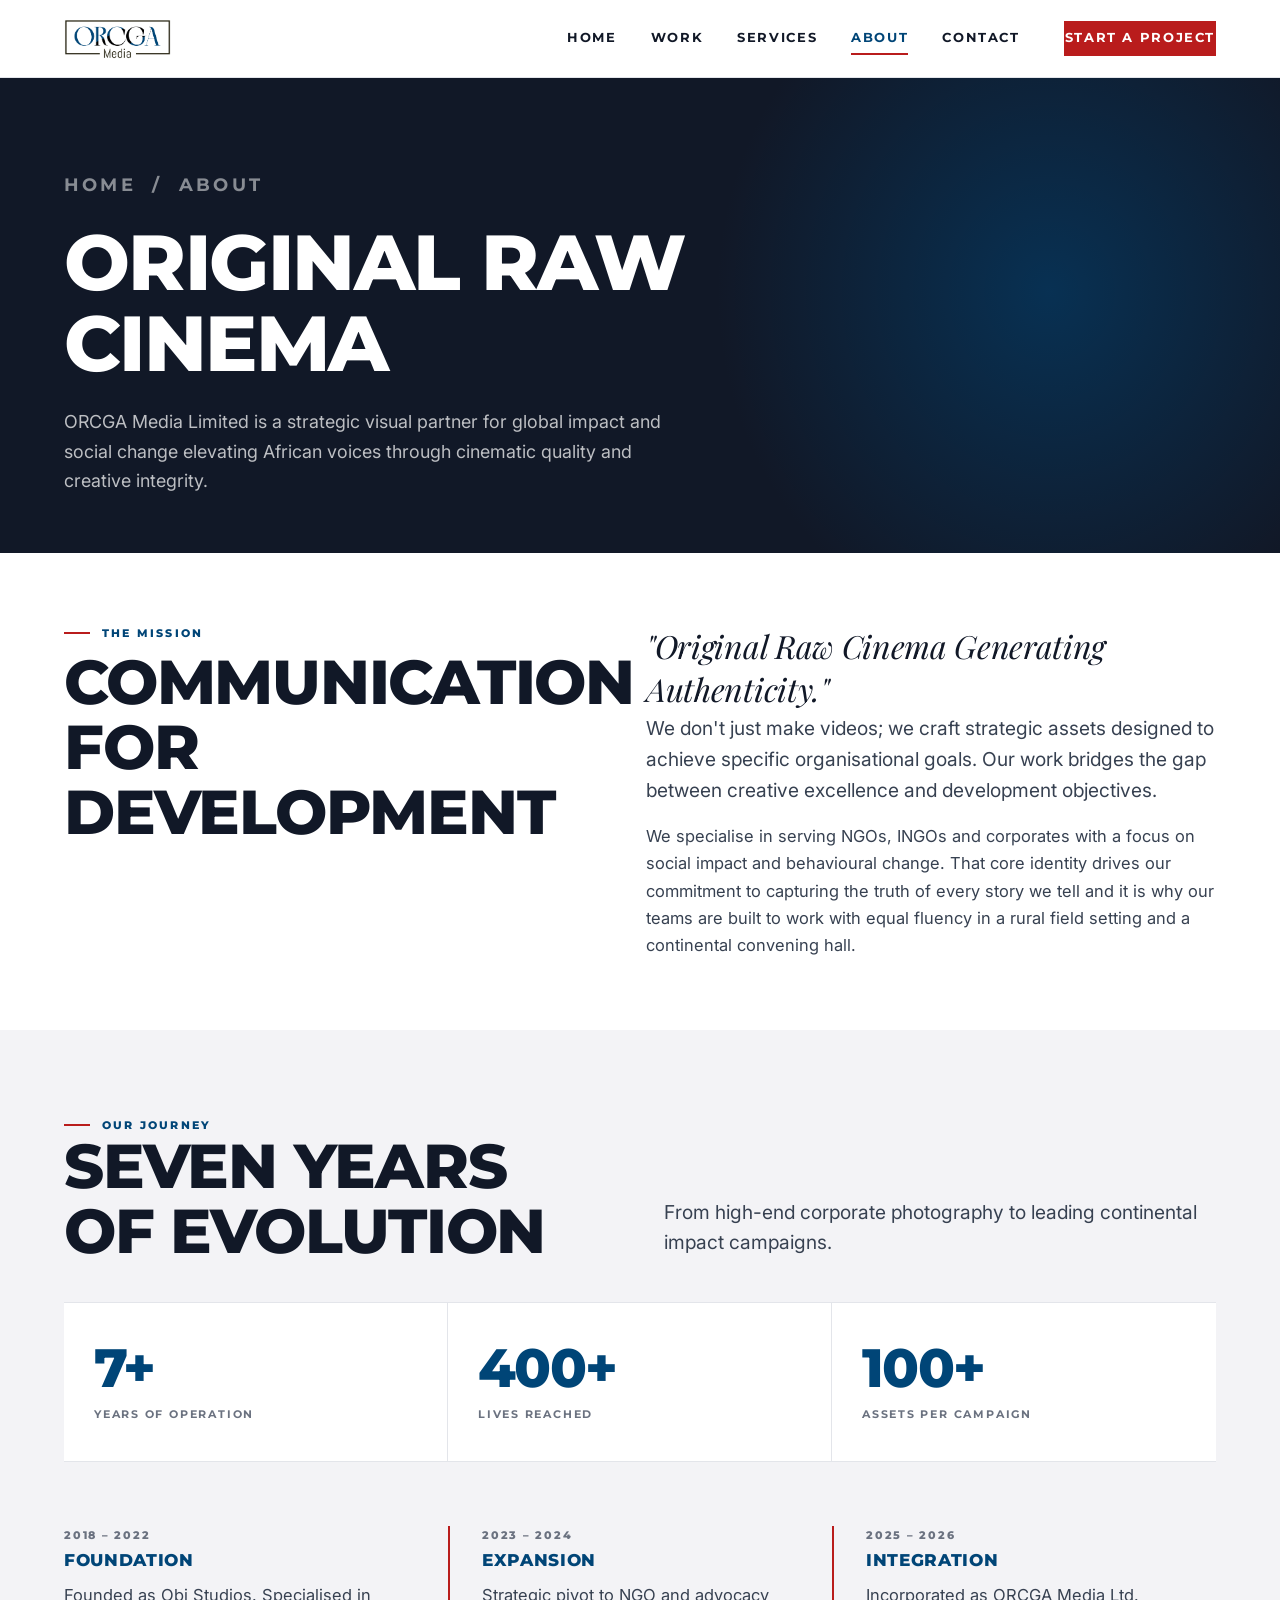
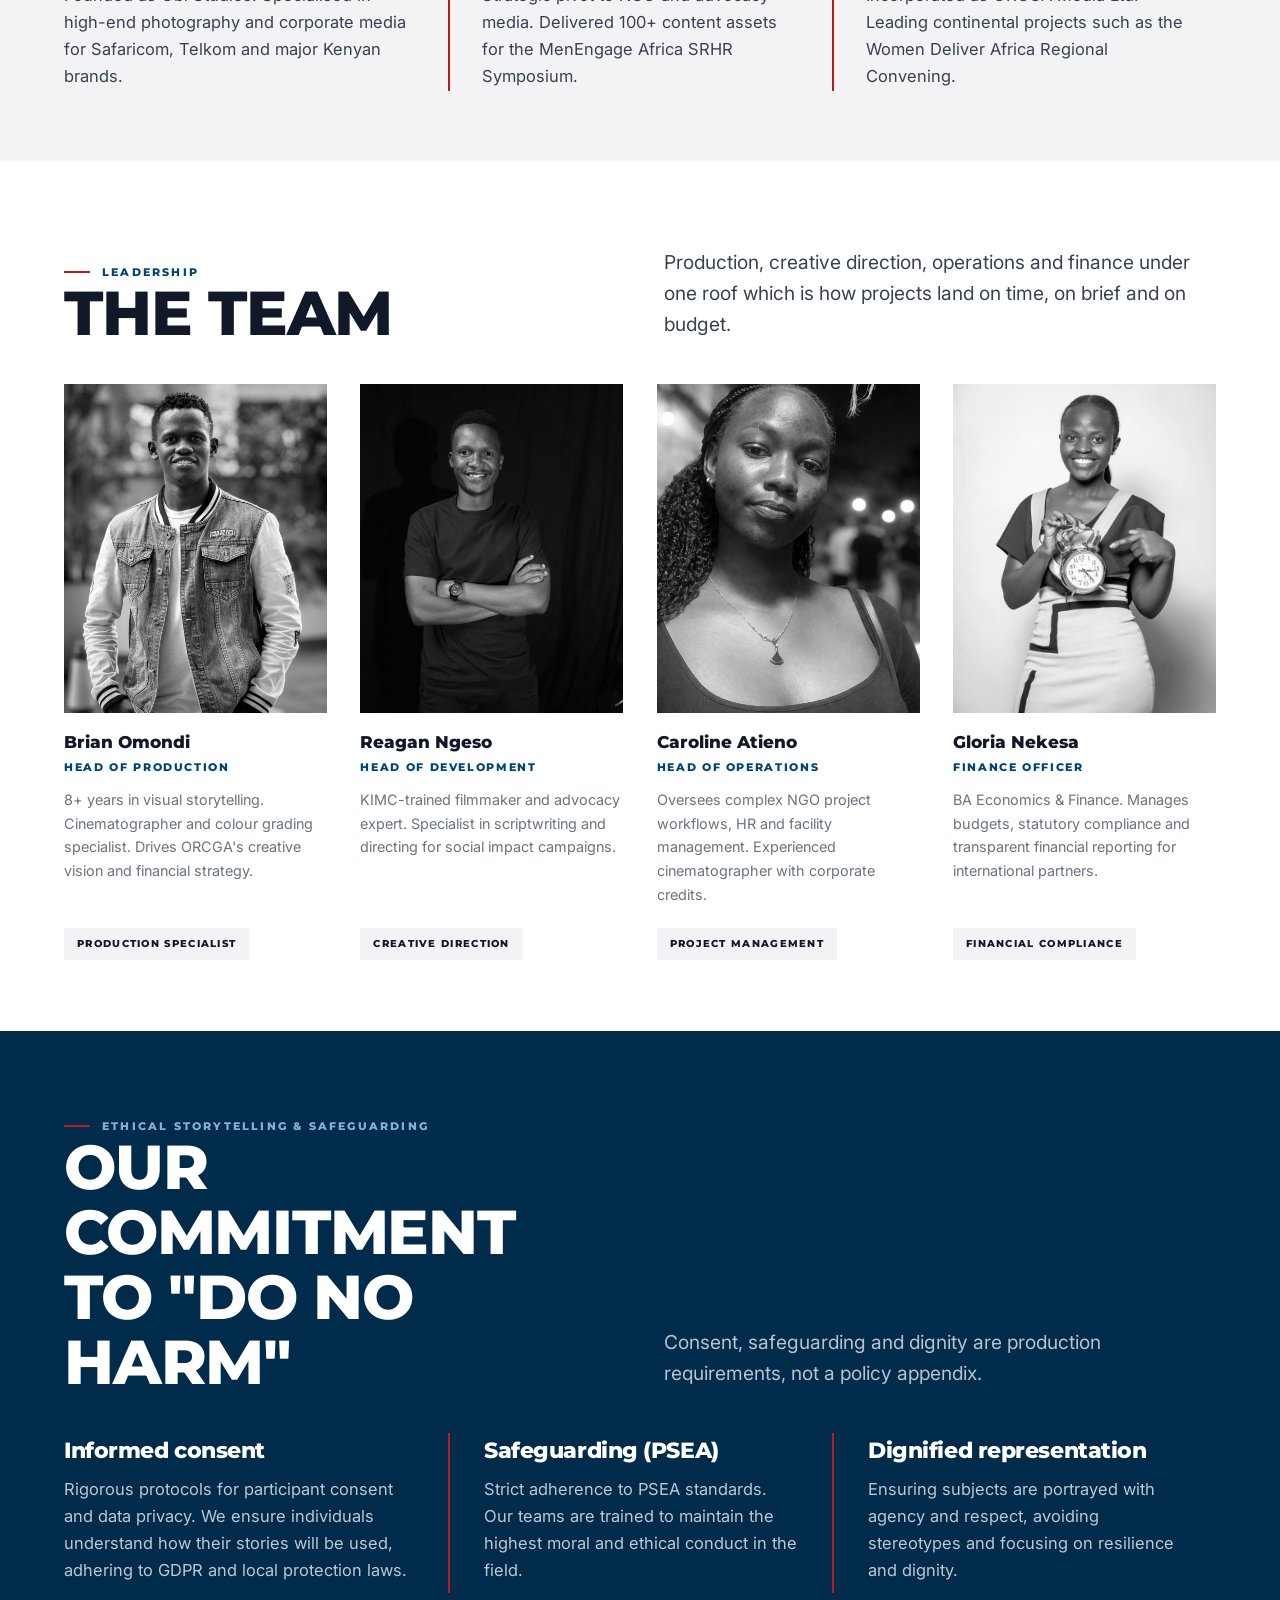
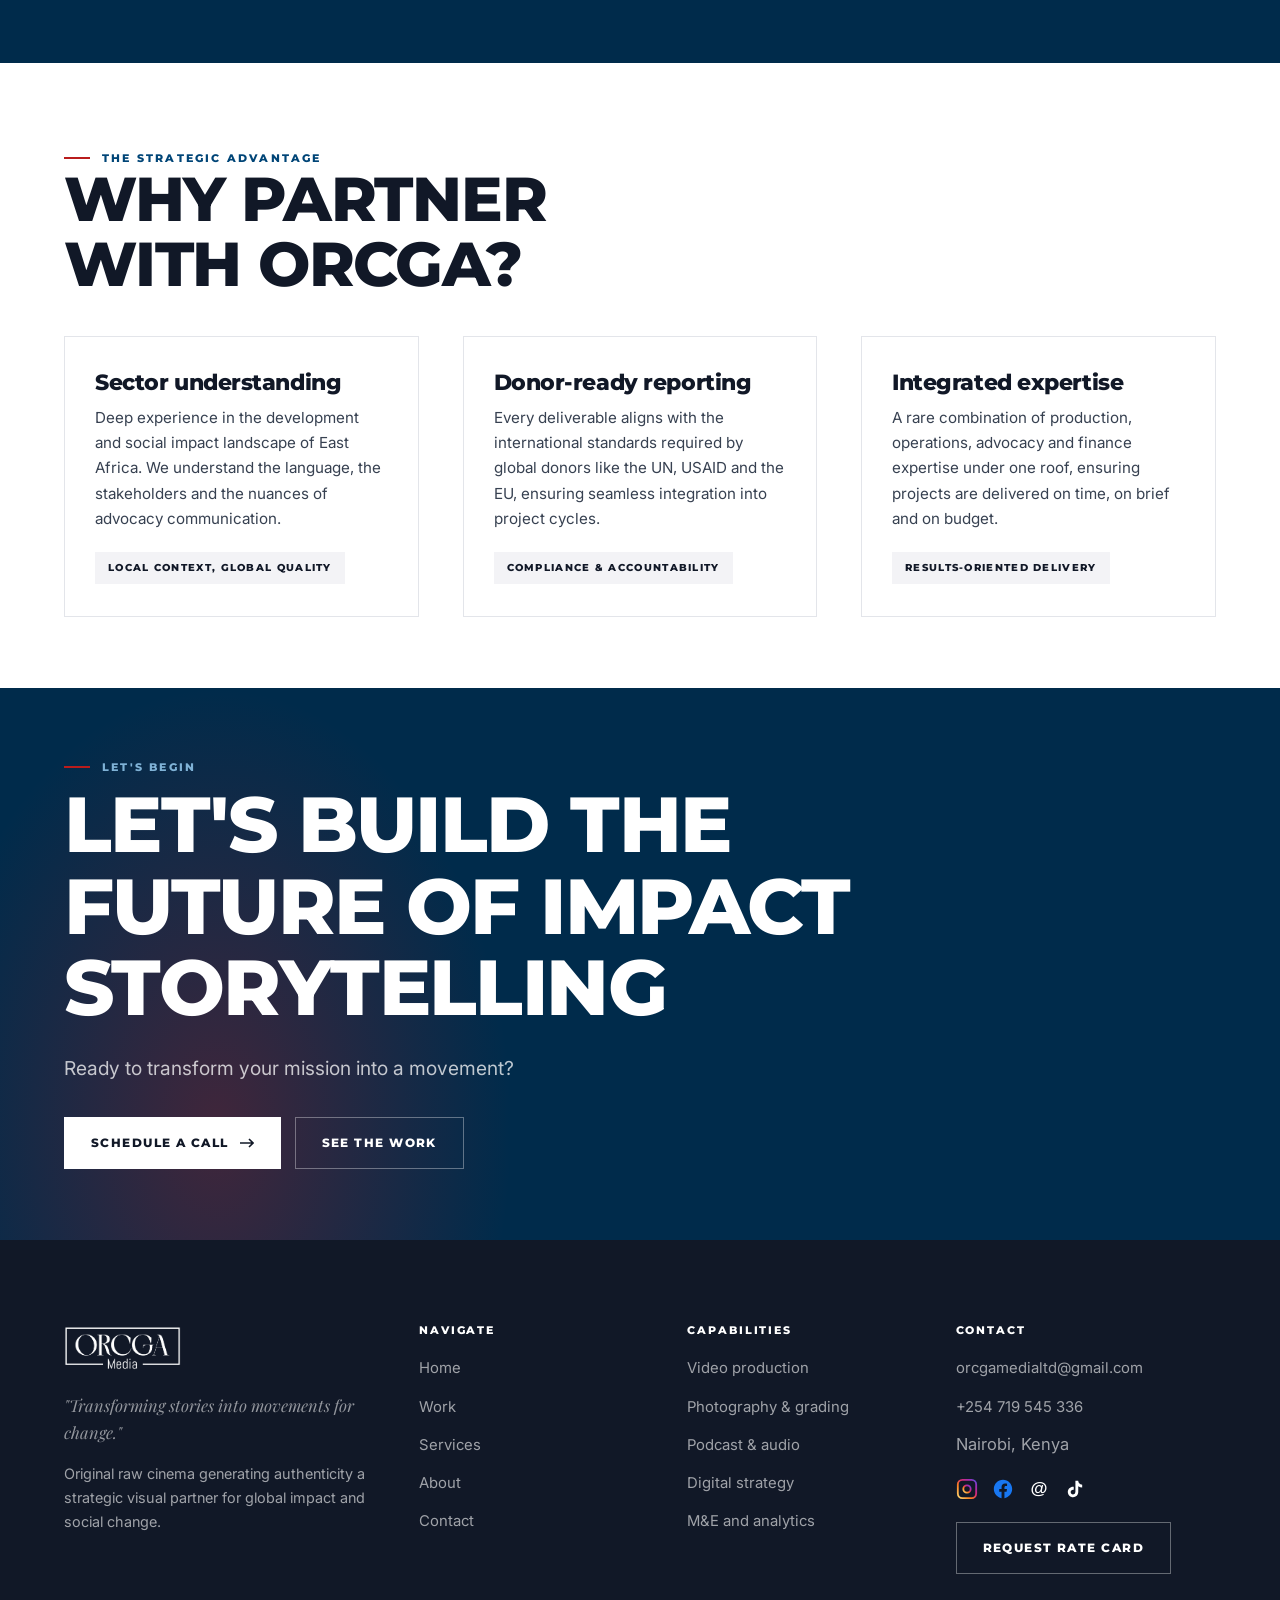
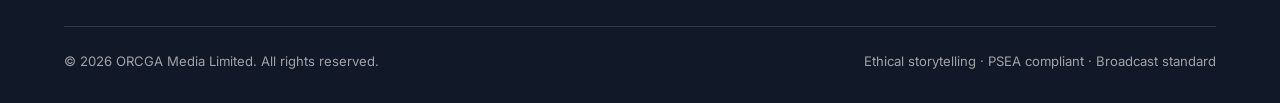
<file: about.html>
<!DOCTYPE html>
<html lang="en">
<head>
<meta charset="utf-8">
<meta name="viewport" content="width=device-width, initial-scale=1">
<title>About | ORCGA Media Limited</title>
<meta name="description" content="Seven years of evolution from Obi Studios to ORCGA Media Limited: the mission, the leadership team and our commitment to ethical storytelling.">
<link rel="preconnect" href="https://fonts.googleapis.com">
<link rel="preconnect" href="https://fonts.gstatic.com" crossorigin>
<link href="https://fonts.googleapis.com/css2?family=Montserrat:wght@600;700;800;900&family=Inter:wght@400;500;600&family=Playfair+Display:ital,wght@1,400;1,500&display=swap" rel="stylesheet">
<style>
/* ============================================================
   ORCGA MEDIA LIMITED — Core stylesheet
   Palette sampled from the 2026 company profile + logo mark
   ============================================================ */

:root{
  /* Brand */
  --ink:        #111827;
  --ink-2:      #1B2436;
  --navy:       #004577;
  --navy-deep:  #002B4B;
  --navy-soft:  #E8EFF5;
  --red:        #B91C1C;
  --red-soft:   #F6E4E4;

  /* Neutrals */
  --white:      #FFFFFF;
  --surface:    #F3F3F6;
  --surface-2:  #FAFAFB;
  --body:       #374151;
  --muted:      #6B7280;
  --line:       #E3E5EA;
  --line-dark:  rgba(255,255,255,.14);

  /* Type */
  --display: 'Montserrat', 'Helvetica Neue', Arial, sans-serif;
  --sans:    'Inter', 'Helvetica Neue', Arial, sans-serif;
  --serif:   'Playfair Display', Georgia, serif;

  /* Layout */
  --maxw: 1280px;
  --gut: clamp(20px, 5vw, 64px);
  --nav-h: 78px;

  --ease: cubic-bezier(.22,.61,.36,1);
}

*,*::before,*::after{ box-sizing:border-box; }

html{ scroll-behavior:smooth; -webkit-text-size-adjust:100%; }

body{
  margin:0;
  background:var(--white);
  color:var(--body);
  font-family:var(--sans);
  font-size:16.5px;
  line-height:1.65;
  -webkit-font-smoothing:antialiased;
  overflow-x:hidden;
}

img{ max-width:100%; display:block; }
a{ color:inherit; text-decoration:none; }

h1,h2,h3,h4,h5{
  font-family:var(--display);
  color:var(--ink);
  margin:0;
  line-height:1.04;
  letter-spacing:-.02em;
  font-weight:800;
}

p{ margin:0 0 3px; }
p:last-child{ margin-bottom:0; }

::selection{ background:var(--navy); color:#fff; }

/* ---------- Layout helpers ---------- */
.wrap{ width:100%; max-width:var(--maxw); margin:0 auto; padding-inline:var(--gut); }
.section{ padding:clamp(44px,5.5vw,80px) 0; }
.section--tight{ padding:clamp(34px,4vw,54px) 0; }
.section--surface{ background:var(--surface); }
.section--ink{ background:var(--ink); }
.section--navy{ background:var(--navy-deep); }

.section--ink, .section--navy{ color:rgba(255,255,255,.74); }
.section--ink h1,.section--ink h2,.section--ink h3,.section--ink h4,
.section--navy h1,.section--navy h2,.section--navy h3,.section--navy h4{ color:#fff; }

/* ---------- Type utilities ---------- */
.eyebrow{
  font-family:var(--display);
  font-weight:800;
  font-size:11px;
  letter-spacing:.20em;
  text-transform:uppercase;
  color:var(--navy);
  display:flex;
  align-items:center;
  gap:12px;
  margin:0 0 8px;
}
.eyebrow::before{
  content:"";
  width:26px; height:2px;
  background:var(--red);
  flex:none;
}
.section--ink .eyebrow, .section--navy .eyebrow{ color:#7FB2D6; }

.h-display{ font-size:clamp(2.6rem,6.4vw,4.9rem); text-transform:uppercase; }
.h1{ font-size:clamp(2.3rem,5vw,3.9rem); text-transform:uppercase; }
.h2{ font-size:clamp(1.85rem,3.5vw,2.85rem); text-transform:uppercase; }
.h3{ font-size:clamp(1.15rem,1.7vw,1.45rem); }
.h4{ font-size:1.02rem; letter-spacing:-.01em; }

.lead{
  font-size:clamp(1.05rem,1.5vw,1.28rem);
  line-height:1.6;
  color:var(--body);
}
.section--ink .lead,.section--navy .lead{ color:rgba(255,255,255,.72); }

.kicker-navy{
  font-family:var(--display);
  font-weight:800;
  font-size:.82rem;
  letter-spacing:.14em;
  text-transform:uppercase;
  color:var(--navy);
}

.pull{
  font-family:var(--serif);
  font-style:italic;
  font-size:clamp(1.35rem,2.6vw,2rem);
  line-height:1.35;
  color:var(--ink);
  letter-spacing:-.01em;
}
.section--ink .pull,.section--navy .pull{ color:#fff; }

.measure{ max-width:62ch; }
.measure-sm{ max-width:46ch; }

/* ---------- Buttons ---------- */
.btn{
  display:inline-flex;
  align-items:center;
  gap:11px;
  font-family:var(--display);
  font-weight:800;
  font-size:12px;
  letter-spacing:.12em;
  text-transform:uppercase;
  padding:15px 26px;
  border:1.5px solid transparent;
  transition:.32s var(--ease);
  cursor:pointer;
  white-space:nowrap;
}
.btn svg{ transition:transform .32s var(--ease); }
.btn:hover svg{ transform:translateX(5px); }

.btn--primary{ background:var(--navy); color:#fff; border-color:var(--navy); }
.btn--primary:hover{ background:var(--ink); border-color:var(--ink); }

.btn--red{ background:var(--red); color:#fff; border-color:var(--red); }
.btn--red:hover{ background:#8F1414; border-color:#8F1414; }

.btn--ghost{ background:transparent; color:var(--ink); border-color:var(--line); }
.btn--ghost:hover{ border-color:var(--ink); }

.btn--light{ background:#fff; color:var(--ink); border-color:#fff; }
.btn--light:hover{ background:transparent; color:#fff; border-color:rgba(255,255,255,.5); }

.btn--outline-light{ background:transparent; color:#fff; border-color:rgba(255,255,255,.35); }
.btn--outline-light:hover{ border-color:#fff; background:rgba(255,255,255,.08); }

.link-arrow{
  font-family:var(--display);
  font-weight:800;
  font-size:12px;
  letter-spacing:.12em;
  text-transform:uppercase;
  color:var(--navy);
  display:inline-flex;
  align-items:center;
  gap:9px;
  border-bottom:2px solid transparent;
  padding-bottom:3px;
  transition:.3s var(--ease);
}
.link-arrow:hover{ border-color:var(--red); }
.link-arrow svg{ transition:transform .3s var(--ease); }
.link-arrow:hover svg{ transform:translateX(5px); }
.section--ink .link-arrow,.section--navy .link-arrow{ color:#fff; }

/* ---------- Header ---------- */
.site-header{
  position:fixed; inset:0 0 auto 0;
  z-index:120;
  height:var(--nav-h);
  display:flex; align-items:center;
  background:rgba(255,255,255,.92);
  backdrop-filter:saturate(180%) blur(14px);
  -webkit-backdrop-filter:saturate(180%) blur(14px);
  border-bottom:1px solid var(--line);
  transition:.35s var(--ease);
}
.site-header .wrap{ display:flex; align-items:center; justify-content:space-between; gap:24px; }
.brand{ display:flex; align-items:center; flex:none; }
.brand img{ height:40px; width:auto; }

.nav{ display:flex; align-items:center; gap:34px; margin-left:auto; }
.nav a{
  font-family:var(--display);
  font-weight:700;
  font-size:12.5px;
  letter-spacing:.13em;
  text-transform:uppercase;
  color:var(--ink);
  position:relative;
  padding:6px 0;
  transition:color .25s var(--ease);
}
.nav a::after{
  content:"";
  position:absolute; left:0; bottom:0;
  height:2px; width:0;
  background:var(--red);
  transition:width .3s var(--ease);
}
.nav a:hover::after,.nav a[aria-current="page"]::after{ width:100%; }
.nav a[aria-current="page"]{ color:var(--navy); }

.nav-cta{ margin-left:10px; padding:12px 20px; }
/* the .nav a / .mobile-nav a colour rules out-specify .btn--red, so restate it */
.nav a.btn--red, .mobile-nav a.btn--red{ color:#fff; }
.nav a.btn--red::after{ display:none; }

.burger{
  display:none;
  width:44px; height:44px;
  border:1px solid var(--line);
  background:#fff;
  cursor:pointer;
  padding:0;
  align-items:center; justify-content:center;
  flex-direction:column; gap:5px;
}
.burger span{ display:block; width:18px; height:2px; background:var(--ink); transition:.3s var(--ease); }
.burger[aria-expanded="true"] span:nth-child(1){ transform:translateY(7px) rotate(45deg); }
.burger[aria-expanded="true"] span:nth-child(2){ opacity:0; }
.burger[aria-expanded="true"] span:nth-child(3){ transform:translateY(-7px) rotate(-45deg); }

.mobile-nav{
  position:fixed; inset:var(--nav-h) 0 auto 0;
  background:#fff;
  border-bottom:1px solid var(--line);
  padding:14px var(--gut) 30px;
  display:none;
  flex-direction:column;
  z-index:119;
}
.mobile-nav.open{ display:flex; }
.mobile-nav a{
  font-family:var(--display);
  font-weight:800;
  text-transform:uppercase;
  letter-spacing:.06em;
  font-size:1.35rem;
  color:var(--ink);
  padding:15px 0;
  border-bottom:1px solid var(--line);
}
.mobile-nav .btn{ margin-top:22px; justify-content:center; }

main{ padding-top:var(--nav-h); }

/* ---------- Hero ---------- */
.hero{ position:relative; padding:clamp(40px,5.5vw,76px) 0 0; overflow:hidden; }
.hero::before{
  content:"";
  position:absolute; top:-20%; right:-10%;
  width:58vw; height:110%;
  background:radial-gradient(closest-side,rgba(0,69,119,.07),transparent 72%);
  z-index:-1;
  pointer-events:none;
}
.hero__bar{ width:64px; height:4px; background:var(--red); margin-bottom:30px; }
.hero__title{ font-size:clamp(2.5rem,6.6vw,5.1rem); text-transform:uppercase; letter-spacing:-.03em; max-width:15ch; text-wrap:balance; }
.hero__title em{ font-style:normal; color:var(--navy); }
.hero__sub{
  margin-top:26px;
  font-size:clamp(1.05rem,1.6vw,1.32rem);
  color:var(--body);
  max-width:56ch;
  line-height:1.6;
}
.hero__actions{ display:flex; flex-wrap:wrap; gap:14px; margin-top:38px; }
.hero__meta{
  display:flex; flex-wrap:wrap; gap:34px;
  margin-top:32px; padding-top:20px;
  border-top:1px solid var(--line);
  font-size:13px;
}
.hero__meta strong{
  display:block;
  font-family:var(--display); font-weight:800;
  font-size:11px; letter-spacing:.16em; text-transform:uppercase;
  color:var(--navy); margin-bottom:4px;
}

.hero__media{
  position:relative;
  margin-top:clamp(28px,3.6vw,48px);
  aspect-ratio:21/9;
  background:var(--ink);
  overflow:hidden;
}
.hero__media iframe,.hero__media video,.hero__media img{
  position:absolute; inset:0; width:100%; height:100%; object-fit:cover; border:0;
}

/* Media placeholder — replaced when real footage is supplied */
.slot{
  position:relative;
  background:
    linear-gradient(135deg,rgba(0,69,119,.92),rgba(17,24,39,.96)),
    repeating-linear-gradient(45deg,rgba(255,255,255,.05) 0 2px,transparent 2px 9px);
  display:flex; align-items:center; justify-content:center;
  overflow:hidden;
}
.slot::after{
  content:attr(data-slot);
  font-family:var(--display); font-weight:800;
  font-size:10.5px; letter-spacing:.2em; text-transform:uppercase;
  color:rgba(255,255,255,.62);
  border:1px solid rgba(255,255,255,.28);
  padding:9px 15px;
  text-align:center;
  max-width:80%;
}
.slot--light{
  background:
    linear-gradient(135deg,#E9EDF2,#DDE3EA),
    repeating-linear-gradient(45deg,rgba(0,0,0,.03) 0 2px,transparent 2px 9px);
}
.slot--light::after{ color:var(--navy); border-color:rgba(0,69,119,.3); }

/* ---------- Stat band ---------- */
.stats{
  display:grid;
  grid-template-columns:repeat(auto-fit,minmax(180px,1fr));
  border-top:1px solid var(--line);
}
.stat{ padding:38px 30px; border-bottom:1px solid var(--line); border-right:1px solid var(--line); }
.stat:last-child{ border-right:0; }
.stat__num{
  font-family:var(--display); font-weight:800;
  font-size:clamp(2.3rem,4.4vw,3.4rem);
  color:var(--navy); line-height:1; letter-spacing:-.03em;
}
.stat__label{
  margin-top:10px;
  font-family:var(--display); font-weight:700;
  font-size:10.5px; letter-spacing:.17em; text-transform:uppercase;
  color:var(--muted);
}
.section--ink .stat,.section--navy .stat{ border-color:var(--line-dark); }
.section--ink .stats,.section--navy .stats{ border-color:var(--line-dark); }
.section--ink .stat__num,.section--navy .stat__num{ color:#fff; }
.section--ink .stat__label,.section--navy .stat__label{ color:rgba(255,255,255,.55); }

/* ---------- Rule columns (signature element from the profile deck) ---------- */
.rule-cols{
  display:grid;
  gap:0;
  grid-template-columns:repeat(auto-fit,minmax(250px,1fr));
}
.rule-col{
  padding:6px 34px 8px;
  border-left:2px solid var(--red);
}
.rule-col:first-child{ padding-left:0; border-left:0; }
.rule-col h3,.rule-col h4{ margin-bottom:14px; }
.rule-col .kicker-navy{ display:block; margin-bottom:10px; }
.section--ink .rule-col,.section--navy .rule-col{ border-color:var(--red); }

.tag{
  display:inline-block;
  margin-top:18px;
  background:var(--surface);
  color:var(--ink);
  font-family:var(--display); font-weight:800;
  font-size:10px; letter-spacing:.13em; text-transform:uppercase;
  padding:8px 13px;
}
.tag + .tag{ margin-left:6px; }
.section--ink .tag,.section--navy .tag{ background:rgba(255,255,255,.1); color:#fff; }

/* ---------- Generic grids ---------- */
.grid-2{ display:grid; grid-template-columns:repeat(auto-fit,minmax(320px,1fr)); gap:clamp(32px,5vw,72px); align-items:start; }
.grid-2--split{ grid-template-columns:minmax(340px,1fr) 1.1fr; }
.grid-3{ display:grid; grid-template-columns:repeat(auto-fit,minmax(280px,1fr)); gap:clamp(28px,3.4vw,44px); }
.grid-4{ display:grid; grid-template-columns:repeat(auto-fit,minmax(230px,1fr)); gap:clamp(24px,2.6vw,36px); }

.section-head{ display:flex; flex-wrap:wrap; justify-content:space-between; align-items:flex-end; gap:26px 48px; margin-bottom:clamp(24px,3vw,40px); }
.section-head > *{ flex:1 1 340px; min-width:0; }
.section-head > a{ flex:0 0 auto; }
.section-head p{ max-width:48ch; margin:16px 0 0; }
@media (min-width:900px){ .section-head > p{ padding-bottom:6px; } }

/* ---------- Cards ---------- */
.card{
  background:#fff;
  border:1px solid var(--line);
  padding:34px 30px 32px;
  transition:.35s var(--ease);
  height:100%;
}
.card:hover{ border-color:var(--navy); transform:translateY(-4px); }
.card__icon{
  width:44px; height:44px;
  display:flex; align-items:center; justify-content:center;
  background:var(--red-soft);
  color:var(--red);
  margin-bottom:22px;
}
.card__icon svg{ width:21px; height:21px; }
.card h3,.card h4{ margin-bottom:12px; }
.card p{ font-size:.95rem; }
.section--surface .card{ background:#fff; }

/* ---------- Work cards ---------- */
.work-grid{ display:grid; grid-template-columns:repeat(auto-fit,minmax(330px,1fr)); gap:clamp(22px,2.4vw,34px); }
.work-card{ display:block; position:relative; overflow:hidden; background:var(--ink); }
.work-card__media{ position:relative; aspect-ratio:16/9; overflow:hidden; }
.work-card__media > *{ position:absolute; inset:0; width:100%; height:100%; }
.work-card__media img{ object-fit:cover; transition:transform .8s var(--ease); }
.work-card:hover .work-card__media img{ transform:scale(1.06); }
.is-playable{ cursor:pointer; }
.work-card__play{
  position:absolute; z-index:3; left:22px; bottom:22px;
  width:46px; height:46px; border-radius:50%;
  background:rgba(255,255,255,.16);
  border:1px solid rgba(255,255,255,.5);
  backdrop-filter:blur(6px);
  display:flex; align-items:center; justify-content:center;
  color:#fff;
  transition:.35s var(--ease);
}
.work-card:hover .work-card__play{ background:var(--red); border-color:var(--red); }
.work-card__body{ padding:22px 24px 26px; background:#fff; border:1px solid var(--line); border-top:0; }
.work-card__cat{
  font-family:var(--display); font-weight:800;
  font-size:10px; letter-spacing:.17em; text-transform:uppercase;
  color:var(--red); margin-bottom:9px; display:block;
}
.work-card__title{ font-family:var(--display); font-weight:800; font-size:1.12rem; color:var(--ink); line-height:1.25; letter-spacing:-.01em; }
.work-card__desc{ margin-top:10px; font-size:.9rem; color:var(--muted); }

/* Filters */
.filters{ display:flex; flex-wrap:wrap; gap:8px; margin-bottom:40px; }
.filter{
  font-family:var(--display); font-weight:800;
  font-size:11px; letter-spacing:.13em; text-transform:uppercase;
  padding:11px 18px;
  border:1px solid var(--line);
  background:#fff; color:var(--muted);
  cursor:pointer; transition:.28s var(--ease);
}
.filter:hover{ border-color:var(--ink); color:var(--ink); }
.filter.is-active{ background:var(--navy); border-color:var(--navy); color:#fff; }

/* ---------- Case study rows ---------- */
.case{
  display:grid;
  grid-template-columns:1.05fr 1fr;
  gap:clamp(30px,4vw,60px);
  align-items:center;
  padding:clamp(44px,5vw,64px) 0;
  border-top:1px solid var(--line);
}
.case:last-child{ border-bottom:1px solid var(--line); }
.case__media{ aspect-ratio:16/10; position:relative; overflow:hidden; }
.case__media iframe{ position:absolute; inset:0; width:100%; height:100%; border:0; }
.case--flip .case__media{ order:2; }
.case__stat{
  display:inline-block;
  background:var(--surface);
  padding:20px 26px;
  margin-top:26px;
}
.case__stat b{ font-family:var(--display); font-weight:800; font-size:2rem; color:var(--ink); display:block; line-height:1; }
.case__stat span{ font-family:var(--display); font-weight:700; font-size:10px; letter-spacing:.16em; text-transform:uppercase; color:var(--muted); }

/* ---------- Timeline ---------- */
.timeline{ display:grid; grid-template-columns:repeat(auto-fit,minmax(250px,1fr)); gap:0; }
.tl{ padding:0 32px; border-left:2px solid var(--red); position:relative; }
.tl:first-child{ padding-left:0; border-left:0; }
.tl__year{ font-family:var(--display); font-weight:800; font-size:11px; letter-spacing:.16em; color:var(--muted); margin-bottom:8px; }
.tl h3{ color:var(--navy); font-size:1.05rem; letter-spacing:.04em; text-transform:uppercase; margin-bottom:12px; }

/* ---------- Team ---------- */
.team-grid{ display:grid; grid-template-columns:repeat(auto-fit,minmax(240px,1fr)); gap:clamp(24px,2.6vw,34px); }
.member__photo{
  aspect-ratio:4/5;
  position:relative;
  overflow:hidden;
  background:var(--surface);
  margin-bottom:20px;
}
.member__photo img{ position:absolute; inset:0; width:100%; height:100%; object-fit:cover; filter:grayscale(1); transition:.6s var(--ease); }
.member:hover .member__photo img{ filter:grayscale(0); transform:scale(1.03); }
.member__initial{
  position:absolute; inset:0;
  display:flex; align-items:center; justify-content:center;
  font-family:var(--display); font-weight:800;
  font-size:clamp(3.4rem,7vw,5.2rem);
  color:#DDE1E7;
}
.member{ display:flex; flex-direction:column; height:100%; }
.member p{ flex:1 0 auto; }
.member .tag{ align-self:flex-start; }
.member__role{
  font-family:var(--display); font-weight:800;
  font-size:11px; letter-spacing:.15em; text-transform:uppercase;
  color:var(--navy); margin:7px 0 12px;
}
.member h3{ font-size:1.08rem; letter-spacing:0; }
.member p{ font-size:.9rem; color:var(--muted); }

/* ---------- Logo / client strip ---------- */
.clients{ display:flex; flex-wrap:wrap; gap:12px 46px; align-items:center; }
.clients span{
  font-family:var(--display); font-weight:800;
  font-size:clamp(.95rem,1.6vw,1.2rem);
  letter-spacing:.02em; text-transform:uppercase;
  color:var(--ink); opacity:.42;
  transition:opacity .3s var(--ease);
}
.clients span:hover{ opacity:1; }
.section--ink .clients span{ color:#fff; opacity:.5; }

/* ---------- Process steps ---------- */
.steps{ display:grid; grid-template-columns:repeat(auto-fit,minmax(250px,1fr)); gap:0; }
.step{ padding:0 32px; border-left:2px solid var(--red); }
.step:first-child{ padding-left:0; border-left:0; }
.step__n{
  font-family:var(--display); font-weight:800;
  font-size:clamp(2.4rem,4.4vw,3.2rem);
  color:var(--line); line-height:1; margin-bottom:14px; display:block;
}
.section--ink .step__n,.section--navy .step__n{ color:rgba(255,255,255,.2); }
.step h3{ text-transform:uppercase; font-size:1.02rem; letter-spacing:.05em; margin-bottom:12px; }

/* ---------- Page hero (inner pages) ---------- */
.page-hero{ background:var(--ink); color:rgba(255,255,255,.72); padding:clamp(46px,5.5vw,80px) 0 clamp(38px,4.5vw,58px); position:relative; overflow:hidden; }
.page-hero::after{
  content:""; position:absolute; right:-8%; top:-30%;
  width:52vw; height:150%;
  background:radial-gradient(closest-side,rgba(0,69,119,.55),transparent);
}
.page-hero .wrap{ position:relative; z-index:2; }
.page-hero h1{ color:#fff; }
.page-hero p{ max-width:58ch; margin-top:22px; font-size:clamp(1rem,1.4vw,1.18rem); }
.crumb{
  font-family:var(--display); font-weight:700;
  font-size:11px; letter-spacing:.18em; text-transform:uppercase;
  color:rgba(255,255,255,.5); margin-bottom:22px;
}
.crumb a:hover{ color:#fff; }

/* ---------- Callout / CTA band ---------- */
.cta-band{ background:var(--navy-deep); color:rgba(255,255,255,.75); position:relative; overflow:hidden; }
.cta-band::after{
  content:""; position:absolute; left:-6%; bottom:-60%;
  width:46vw; height:160%;
  background:radial-gradient(closest-side,rgba(185,28,28,.35),transparent);
}
.cta-band .wrap{ position:relative; z-index:2; }
.cta-band h2,.cta-band h3{ color:#fff; }
.cta-band .lead,.cta-band p{ color:rgba(255,255,255,.74); }
.cta-band .eyebrow{ color:#7FB2D6; }
.cta-actions{ display:flex; flex-wrap:wrap; gap:14px; margin-top:34px; }

/* ---------- Contact ---------- */
.contact-list{ list-style:none; margin:0; padding:0; }
.contact-list li{ padding:22px 0; border-bottom:1px solid var(--line); }
.contact-list strong{
  display:block;
  font-family:var(--display); font-weight:800;
  font-size:10.5px; letter-spacing:.17em; text-transform:uppercase;
  color:var(--navy); margin-bottom:6px;
}
.contact-list a{ color:var(--ink); font-size:1.05rem; border-bottom:1px solid transparent; }
.contact-list a:hover{ border-color:var(--red); }

.form{ display:grid; gap:18px; }
.field label{
  display:block;
  font-family:var(--display); font-weight:800;
  font-size:10.5px; letter-spacing:.15em; text-transform:uppercase;
  color:var(--ink); margin-bottom:8px;
}
.field input,.field select,.field textarea{
  width:100%;
  font-family:var(--sans); font-size:1rem; color:var(--ink);
  padding:14px 16px;
  border:1px solid var(--line);
  background:#fff;
  transition:.25s var(--ease);
}
.field input:focus,.field select:focus,.field textarea:focus{ outline:0; border-color:var(--navy); box-shadow:0 0 0 3px rgba(0,69,119,.1); }
.field textarea{ min-height:150px; resize:vertical; }
.form-row{ display:grid; grid-template-columns:1fr 1fr; gap:18px; }
.form-note{ font-size:.85rem; color:var(--muted); }

/* ---------- Footer ---------- */
.site-footer{ background:var(--ink); color:rgba(255,255,255,.6); padding:clamp(58px,7vw,86px) 0 0; }
.footer-top{ display:grid; grid-template-columns:1.4fr 1fr 1fr 1.2fr; gap:clamp(30px,4vw,54px); padding-bottom:52px; }
.site-footer img{ height:44px; width:auto; margin-bottom:22px; }
.site-footer h4{
  color:#fff;
  font-size:10.5px; letter-spacing:.18em; text-transform:uppercase;
  margin-bottom:18px;
}
.footer-links{ list-style:none; margin:0; padding:0; display:grid; gap:11px; }
.footer-links a{ font-size:.93rem; transition:color .25s var(--ease); }
.footer-links a:hover{ color:#fff; }
.footer-bottom{
  border-top:1px solid var(--line-dark);
  padding:24px 0 30px;
  display:flex; flex-wrap:wrap; gap:14px;
  justify-content:space-between; align-items:center;
  font-size:.82rem;
}
.footer-tag{ font-family:var(--serif); font-style:italic; color:rgba(255,255,255,.55); }

/* ---------- Marquee ---------- */
.marquee{ overflow:hidden; border-block:1px solid var(--line); padding:20px 0; background:#fff; }
.marquee__track{ display:flex; gap:56px; width:max-content; animation:slide 34s linear infinite; }
.marquee__track > span{
  font-family:var(--display); font-weight:800;
  font-size:clamp(.9rem,1.4vw,1.05rem);
  letter-spacing:.08em; text-transform:uppercase;
  color:var(--ink); opacity:.38;
  display:flex; align-items:center; gap:56px;
  white-space:nowrap;
}
.marquee__track > span::after{ content:""; width:6px; height:6px; background:var(--red); flex:none; }
@keyframes slide{ to{ transform:translateX(-50%); } }

/* ---------- Reveal ---------- */
.reveal{ opacity:0; transform:translateY(24px); transition:opacity .8s var(--ease),transform .8s var(--ease); }
.reveal.in{ opacity:1; transform:none; }

@media print{
  .reveal{ opacity:1 !important; transform:none !important; }
  .site-header,.marquee,.burger,.mobile-nav{ display:none !important; }
  main{ padding-top:0; }
}

@media (prefers-reduced-motion:reduce){
  *{ animation-duration:.001ms !important; transition-duration:.001ms !important; }
  .reveal{ opacity:1; transform:none; }
  html{ scroll-behavior:auto; }
}

/* ---------- Responsive ---------- */
@media (max-width:1020px){
  .nav{ display:none; }
  .burger{ display:flex; }
  .footer-top{ grid-template-columns:1fr 1fr; }
  .grid-2--split{ grid-template-columns:1fr; }
}
@media (max-width:860px){
  .case{ grid-template-columns:1fr; }
  .case--flip .case__media{ order:0; }
  .rule-col,.tl,.step{ padding:0 0 26px; border-left:0; border-top:2px solid var(--red); padding-top:24px; }
  .rule-col:first-child,.tl:first-child,.step:first-child{ border-top:2px solid var(--red); padding-top:24px; }
  .rule-cols,.timeline,.steps{ gap:8px; }
  .stat{ border-right:0; }
}
@media (max-width:620px){
  .footer-top{ grid-template-columns:1fr; }
  .form-row{ grid-template-columns:1fr; }
  .hero__meta{ gap:22px; }
}

</style>
</head>
<body>
<header class="site-header">
  <div class="wrap">
    <a class="brand" href="index.html" aria-label="ORCGA Media home">
      <img src="[data-uri]" alt="ORCGA Media Limited">
    </a>
    <nav class="nav" aria-label="Primary">
      <a href="index.html">Home</a>
      <a href="work.html">Work</a>
      <a href="services.html">Services</a>
      <a href="about.html" aria-current="page">About</a>
      <a href="contact.html">Contact</a>
      <a class="btn btn--red nav-cta" href="contact.html">Start a project</a>
    </nav>
    <button class="burger" aria-label="Menu" aria-expanded="false" aria-controls="mobile-nav">
      <span></span><span></span><span></span>
    </button>
  </div>
</header>

<div class="mobile-nav" id="mobile-nav">
  <a href="index.html">Home</a>
  <a href="work.html">Work</a>
  <a href="services.html">Services</a>
  <a href="about.html">About</a>
  <a href="contact.html">Contact</a>
  <a class="btn btn--red" href="contact.html">Start a project</a>
</div>


<main>

  <section class="page-hero">
    <div class="wrap">
      <p class="crumb"><a href="index.html">Home</a> &nbsp;/&nbsp; About</p>
      <h1 class="h-display">Original raw<br>cinema</h1>
      <p>ORCGA Media Limited is a strategic visual partner for global impact and social change elevating African voices through cinematic quality and creative integrity.</p>
    </div>
  </section>

  <!-- ============ MISSION ============ -->
  <section class="section">
    <div class="wrap">
      <div class="grid-2 grid-2--split">
        <div class="reveal">
          <p class="eyebrow">The mission</p>
          <h2 class="h1">Communication<br>for development</h2>
        </div>
        <div class="reveal">
          <p class="pull">"Original Raw Cinema Generating Authenticity."</p>
          <p class="lead">We don't just make videos; we craft strategic assets designed to achieve specific organisational goals. Our work bridges the gap between creative excellence and development objectives.</p>
          <p style="margin-top:18px">We specialise in serving NGOs, INGOs and corporates with a focus on social impact and behavioural change. That core identity drives our commitment to capturing the truth of every story we tell and it is why our teams are built to work with equal fluency in a rural field setting and a continental convening hall.</p>
        </div>
      </div>
    </div>
  </section>

  <!-- ============ JOURNEY ============ -->
  <section class="section section--surface">
    <div class="wrap">
      <div class="section-head reveal">
        <div>
          <p class="eyebrow">Our journey</p>
          <h2 class="h1">Seven years<br>of evolution</h2>
        </div>
        <p class="lead">From high-end corporate photography to leading continental impact campaigns.</p>
      </div>

      <div class="stats reveal" style="margin-bottom:clamp(46px,5vw,66px);background:#fff">
        <div class="stat"><div class="stat__num">7+</div><div class="stat__label">Years of operation</div></div>
        <div class="stat"><div class="stat__num">400+</div><div class="stat__label">Lives reached</div></div>
        <div class="stat"><div class="stat__num">100+</div><div class="stat__label">Assets per campaign</div></div>
      </div>

      <div class="timeline reveal">
        <div class="tl">
          <div class="tl__year">2018 &ndash; 2022</div>
          <h3>Foundation</h3>
          <p>Founded as Obi Studios. Specialised in high-end photography and corporate media for Safaricom, Telkom and major Kenyan brands.</p>
        </div>
        <div class="tl">
          <div class="tl__year">2023 &ndash; 2024</div>
          <h3>Expansion</h3>
          <p>Strategic pivot to NGO and advocacy media. Delivered 100+ content assets for the MenEngage Africa SRHR Symposium.</p>
        </div>
        <div class="tl">
          <div class="tl__year">2025 &ndash; 2026</div>
          <h3>Integration</h3>
          <p>Incorporated as ORCGA Media Ltd. Leading continental projects such as the Women Deliver Africa Regional Convening.</p>
        </div>
      </div>
    </div>
  </section>

  <!-- ============ TEAM ============ -->
  <section class="section">
    <div class="wrap">
      <div class="section-head reveal">
        <div>
          <p class="eyebrow">Leadership</p>
          <h2 class="h1">The team</h2>
        </div>
        <p class="lead">Production, creative direction, operations and finance under one roof which is how projects land on time, on brief and on budget.</p>
      </div>

      <div class="team-grid">
        <!-- Photos: drop a headshot into each .member__photo as
             <img src="assets/team-name.jpg" alt="Name"> and delete the initial span -->
        <div class="member reveal">
          <div class="member__photo"><img src="assets/brian-omondi.jpg" alt="Brian Omondi"></div>
          <h3>Brian Omondi</h3>
          <div class="member__role">Head of Production</div>
          <p>8+ years in visual storytelling. Cinematographer and colour grading specialist. Drives ORCGA's creative vision and financial strategy.</p>
          <span class="tag">Production specialist</span>
        </div>

        <div class="member reveal">
          <div class="member__photo"><img src="assets/reagan-ngeso.jpg" alt="Reagan Ngeso"></div>
          <h3>Reagan Ngeso</h3>
          <div class="member__role">Head of Development</div>
          <p>KIMC-trained filmmaker and advocacy expert. Specialist in scriptwriting and directing for social impact campaigns.</p>
          <span class="tag">Creative direction</span>
        </div>

        <div class="member reveal">
          <div class="member__photo"><img src="assets/caroline-atieno.jpg" alt="Caroline Atieno"></div>
          <h3>Caroline Atieno</h3>
          <div class="member__role">Head of Operations</div>
          <p>Oversees complex NGO project workflows, HR and facility management. Experienced cinematographer with corporate credits.</p>
          <span class="tag">Project management</span>
        </div>

        <div class="member reveal">
          <div class="member__photo"><img src="assets/gloria-nekesa.jpg" alt="Gloria Nekesa"></div>
          <h3>Gloria Nekesa</h3>
          <div class="member__role">Finance Officer</div>
          <p>BA Economics &amp; Finance. Manages budgets, statutory compliance and transparent financial reporting for international partners.</p>
          <span class="tag">Financial compliance</span>
        </div>
      </div>
    </div>
  </section>

  <!-- ============ ETHICS ============ -->
  <section class="section section--navy">
    <div class="wrap">
      <div class="section-head reveal">
        <div>
          <p class="eyebrow">Ethical storytelling &amp; safeguarding</p>
          <h2 class="h1">Our commitment<br>to "do no harm"</h2>
        </div>
        <p class="lead">Consent, safeguarding and dignity are production requirements, not a policy appendix.</p>
      </div>

      <div class="rule-cols reveal">
        <div class="rule-col">
          <h3 class="h3">Informed consent</h3>
          <p>Rigorous protocols for participant consent and data privacy. We ensure individuals understand how their stories will be used, adhering to GDPR and local protection laws.</p>
        </div>
        <div class="rule-col">
          <h3 class="h3">Safeguarding (PSEA)</h3>
          <p>Strict adherence to PSEA standards. Our teams are trained to maintain the highest moral and ethical conduct in the field.</p>
        </div>
        <div class="rule-col">
          <h3 class="h3">Dignified representation</h3>
          <p>Ensuring subjects are portrayed with agency and respect, avoiding stereotypes and focusing on resilience and dignity.</p>
        </div>
      </div>
    </div>
  </section>

  <!-- ============ WHY ============ -->
  <section class="section">
    <div class="wrap">
      <div class="section-head reveal">
        <div>
          <p class="eyebrow">The strategic advantage</p>
          <h2 class="h1">Why partner<br>with ORCGA?</h2>
        </div>
      </div>
      <div class="grid-3 reveal">
        <div class="card">
          <h3 class="h3" style="margin-bottom:12px">Sector understanding</h3>
          <p>Deep experience in the development and social impact landscape of East Africa. We understand the language, the stakeholders and the nuances of advocacy communication.</p>
          <span class="tag">Local context, global quality</span>
        </div>
        <div class="card">
          <h3 class="h3" style="margin-bottom:12px">Donor-ready reporting</h3>
          <p>Every deliverable aligns with the international standards required by global donors like the UN, USAID and the EU, ensuring seamless integration into project cycles.</p>
          <span class="tag">Compliance &amp; accountability</span>
        </div>
        <div class="card">
          <h3 class="h3" style="margin-bottom:12px">Integrated expertise</h3>
          <p>A rare combination of production, operations, advocacy and finance expertise under one roof, ensuring projects are delivered on time, on brief and on budget.</p>
          <span class="tag">Results-oriented delivery</span>
        </div>
      </div>
    </div>
  </section>

  <section class="section cta-band">
    <div class="wrap">
      <p class="eyebrow reveal">Let's begin</p>
      <h2 class="h-display reveal" style="max-width:17ch">Let's build the future of impact storytelling</h2>
      <p class="lead reveal" style="margin-top:24px;max-width:52ch">Ready to transform your mission into a movement?</p>
      <div class="cta-actions reveal">
        <a class="btn btn--light" href="contact.html">Schedule a call
          <svg width="14" height="10" viewBox="0 0 14 10" fill="none" aria-hidden="true"><path d="M9 1l4 4-4 4M13 5H0" stroke="currentColor" stroke-width="1.6"/></svg>
        </a>
        <a class="btn btn--outline-light" href="work.html">See the work</a>
      </div>
    </div>
  </section>

</main>

<footer class="site-footer">
  <div class="wrap">
    <div class="footer-top">
      <div>
        <img src="[data-uri]" alt="ORCGA Media Limited">
        <p class="footer-tag">"Transforming stories into movements for change."</p>
        <p style="font-size:.9rem;margin-top:16px;max-width:34ch">Original raw cinema generating authenticity a strategic visual partner for global impact and social change.</p>
      </div>

      <div>
        <h4>Navigate</h4>
        <ul class="footer-links">
          <li><a href="index.html">Home</a></li>
          <li><a href="work.html">Work</a></li>
          <li><a href="services.html">Services</a></li>
          <li><a href="about.html">About</a></li>
          <li><a href="contact.html">Contact</a></li>
        </ul>
      </div>

      <div>
        <h4>Capabilities</h4>
        <ul class="footer-links">
          <li><a href="services.html#video">Video production</a></li>
          <li><a href="services.html#photography">Photography &amp; grading</a></li>
          <li><a href="services.html#podcast">Podcast &amp; audio</a></li>
          <li><a href="services.html#digital">Digital strategy</a></li>
          <li><a href="services.html#measurement">M&amp;E and analytics</a></li>
        </ul>
      </div>

      <div>
        <h4>Contact</h4>
        <ul class="footer-links">
          <li><a href="mailto:orcgamedialtd@gmail.com">orcgamedialtd@gmail.com</a></li>
          <li><a href="tel:+254719545336">+254 719 545 336</a></li>
          <li>Nairobi, Kenya</li>
        </ul>
        <style>
        .footer-social{ display:flex; gap:14px; align-items:center; margin-top:20px; }
        .footer-social a{ display:inline-flex; transition:transform .25s ease, filter .25s ease; }
        .footer-social a:hover{ transform:translateY(-2px); filter:brightness(1.1); }
        </style>
        <div class="footer-social">
          <a href="https://www.instagram.com/orcga_media?stkn=MW9jYXh5M3dybGd3OQ%3D%3D&amp;utm_source=qr" target="_blank" rel="noopener noreferrer" aria-label="ORCGA Media on Instagram">
            <svg width="22" height="22" viewBox="0 0 24 24" fill="none" aria-hidden="true"><defs><linearGradient id="ig-grad" x1="0" y1="1" x2="1" y2="0"><stop offset="0" stop-color="#feda75"/><stop offset=".35" stop-color="#fa7e1e"/><stop offset=".6" stop-color="#d62976"/><stop offset=".85" stop-color="#962fbf"/><stop offset="1" stop-color="#4f5bd5"/></linearGradient></defs><g stroke="url(#ig-grad)" stroke-width="2" stroke-linecap="round" stroke-linejoin="round"><rect x="2" y="2" width="20" height="20" rx="5"/><circle cx="12" cy="12" r="4"/><line x1="17.5" y1="6.5" x2="17.51" y2="6.5"/></g></svg>
          </a>
          <a href="https://www.facebook.com/share/1CHtWRDzmk/?mibextid=wwXIfr" target="_blank" rel="noopener noreferrer" aria-label="ORCGA Media on Facebook">
            <svg width="22" height="22" viewBox="0 0 24 24" fill="#1877F2" aria-hidden="true"><path d="M22 12.06C22 6.5 17.52 2 12 2S2 6.5 2 12.06c0 5 3.66 9.15 8.44 9.94v-7.03H7.9v-2.9h2.54V9.85c0-2.5 1.49-3.89 3.77-3.89 1.09 0 2.24.2 2.24.2v2.46h-1.26c-1.24 0-1.63.77-1.63 1.56v1.88h2.78l-.44 2.9h-2.34V22c4.78-.79 8.44-4.94 8.44-9.94z"/></svg>
          </a>
          <a href="https://www.threads.com/@orcga_media?igshid=NTc4MTIwNjQ2YQ==" target="_blank" rel="noopener noreferrer" aria-label="ORCGA Media on Threads">
            <svg width="22" height="22" viewBox="0 0 24 24" fill="none" aria-hidden="true"><text x="12" y="17.5" font-family="Arial, Helvetica, sans-serif" font-size="19" font-weight="700" fill="#fff" text-anchor="middle">@</text></svg>
          </a>
          <a href="https://www.tiktok.com/@orcga.media.ltd?_r=1&amp;_t=ZS-99fMJ4xGI9Y" target="_blank" rel="noopener noreferrer" aria-label="ORCGA Media on TikTok">
            <svg width="22" height="22" viewBox="0 0 24 24" fill="#fff" aria-hidden="true"><path d="M16.6 5.82s.51.5 0 0A4.278 4.278 0 0 1 15.54 3h-3.09v12.4a2.592 2.592 0 0 1-2.59 2.5c-1.42 0-2.6-1.16-2.6-2.6 0-1.72 1.66-3.01 3.37-2.48V9.66c-3.45-.46-6.47 2.22-6.47 5.64 0 3.33 2.76 5.7 5.69 5.7 3.14 0 5.69-2.55 5.69-5.7V9.01a7.35 7.35 0 0 0 4.3 1.38V7.3s-1.88.09-3.24-1.48z"/></svg>
          </a>
        </div>
        <a class="btn btn--outline-light" style="margin-top:22px" href="contact.html">Request rate card</a>
      </div>
    </div>

    <div class="footer-bottom">
      <span>&copy; <span data-year>2026</span> ORCGA Media Limited. All rights reserved.</span>
      <span>Ethical storytelling &middot; PSEA compliant &middot; Broadcast standard</span>
    </div>
  </div>
</footer>

<script>
/* ORCGA MEDIA — site behaviour */
(function () {
  'use strict';

  /* Mobile navigation ------------------------------------------------ */
  var burger = document.querySelector('.burger');
  var mobileNav = document.querySelector('.mobile-nav');
  if (burger && mobileNav) {
    burger.addEventListener('click', function () {
      var open = mobileNav.classList.toggle('open');
      burger.setAttribute('aria-expanded', open ? 'true' : 'false');
      document.body.style.overflow = open ? 'hidden' : '';
    });
    mobileNav.querySelectorAll('a').forEach(function (a) {
      a.addEventListener('click', function () {
        mobileNav.classList.remove('open');
        burger.setAttribute('aria-expanded', 'false');
        document.body.style.overflow = '';
      });
    });
  }

  /* Header shadow on scroll ------------------------------------------ */
  var header = document.querySelector('.site-header');
  var onScroll = function () {
    if (!header) return;
    header.style.boxShadow = window.scrollY > 12 ? '0 8px 30px rgba(17,24,39,.08)' : 'none';
  };
  window.addEventListener('scroll', onScroll, { passive: true });
  onScroll();

  /* Scroll reveal ----------------------------------------------------- */
  var items = document.querySelectorAll('.reveal');
  if ('IntersectionObserver' in window && items.length) {
    var io = new IntersectionObserver(function (entries) {
      entries.forEach(function (e) {
        if (e.isIntersecting) {
          e.target.classList.add('in');
          io.unobserve(e.target);
        }
      });
    }, { rootMargin: '0px 0px -8% 0px', threshold: 0.08 });
    items.forEach(function (el, i) {
      el.style.transitionDelay = (Math.min(i % 4, 3) * 70) + 'ms';
      io.observe(el);
    });
  } else {
    items.forEach(function (el) { el.classList.add('in'); });
  }

  /* Safety nets: never let content stay invisible. Deep links jump past
     the observer, and printing bypasses it entirely. */
  var revealAll = function () {
    items.forEach(function (el) { el.classList.add('in'); });
  };
  if (window.location.hash) { setTimeout(revealAll, 60); }
  window.addEventListener('beforeprint', revealAll);
  document.querySelectorAll('a[href*="#"]').forEach(function (a) {
    a.addEventListener('click', function () { setTimeout(revealAll, 60); });
  });

  /* Work filters ------------------------------------------------------ */
  var filters = document.querySelectorAll('.filter');
  if (filters.length) {
    filters.forEach(function (btn) {
      btn.addEventListener('click', function () {
        var cat = btn.dataset.filter;
        filters.forEach(function (b) { b.classList.toggle('is-active', b === btn); });
        document.querySelectorAll('[data-cat]').forEach(function (card) {
          var show = cat === 'all' || card.dataset.cat === cat;
          card.style.display = show ? '' : 'none';
        });
      });
    });
  }

  /* YouTube slots -----------------------------------------------------
     Any element with data-youtube="VIDEO_ID" becomes a click-to-play
     embed. Drop the 11-character ID from the share URL into that
     attribute and the card plays inline — no other edits needed.      */
  document.querySelectorAll('[data-youtube]').forEach(function (holder) {
    var id = (holder.getAttribute('data-youtube') || '').trim();
    if (!id || id.indexOf('REPLACE') === 0) return;

    /* The slot styling stays as the backdrop until a real thumbnail
       actually loads, so a slow or blocked image never leaves a black box. */
    var title = holder.getAttribute('data-title') || 'ORCGA Media film still';
    holder.setAttribute('data-slot', title);

    var thumb = new Image();
    thumb.alt = title;
    thumb.loading = 'lazy';
    var triedFallback = false;
    thumb.onload = function () {
      if (thumb.naturalWidth < 200) { thumb.onerror(); return; }
      holder.classList.remove('slot');
      holder.insertBefore(thumb, holder.firstChild);
    };
    thumb.onerror = function () {
      if (triedFallback) return;
      triedFallback = true;
      thumb.src = 'https://i.ytimg.com/vi/' + id + '/hqdefault.jpg';
    };
    thumb.src = 'https://i.ytimg.com/vi/' + id + '/maxresdefault.jpg';

    holder.classList.add('is-playable');
    holder.addEventListener('click', function (ev) {
      ev.preventDefault();
      ev.stopPropagation();
      var frame = document.createElement('iframe');
      frame.src = 'https://www.youtube.com/embed/' + id + '?autoplay=1&rel=0&modestbranding=1';
      frame.title = title;
      frame.allow = 'accelerometer; autoplay; encrypted-media; gyroscope; picture-in-picture';
      frame.allowFullscreen = true;
      holder.textContent = '';
      holder.classList.remove('slot');
      holder.appendChild(frame);
    });
  });

  /* Contact form → mailto (no backend on a static host) --------------- */
  var form = document.querySelector('form[data-mailto]');
  if (form) {
    form.addEventListener('submit', function (e) {
      e.preventDefault();
      var d = new FormData(form);
      var body = [
        'Name: ' + (d.get('name') || ''),
        'Organisation: ' + (d.get('org') || ''),
        'Email: ' + (d.get('email') || ''),
        'Service required: ' + (d.get('service') || ''),
        'Timeline: ' + (d.get('timeline') || ''),
        '',
        d.get('message') || ''
      ].join('\n');
      window.location.href = 'mailto:' + form.dataset.mailto +
        '?subject=' + encodeURIComponent('Project enquiry: ' + (d.get('org') || d.get('name') || 'New enquiry')) +
        '&body=' + encodeURIComponent(body);
    });
  }

  /* Footer year ------------------------------------------------------- */
  document.querySelectorAll('[data-year]').forEach(function (el) {
    el.textContent = new Date().getFullYear();
  });
})();

</script>
</body>
</html>
</file>
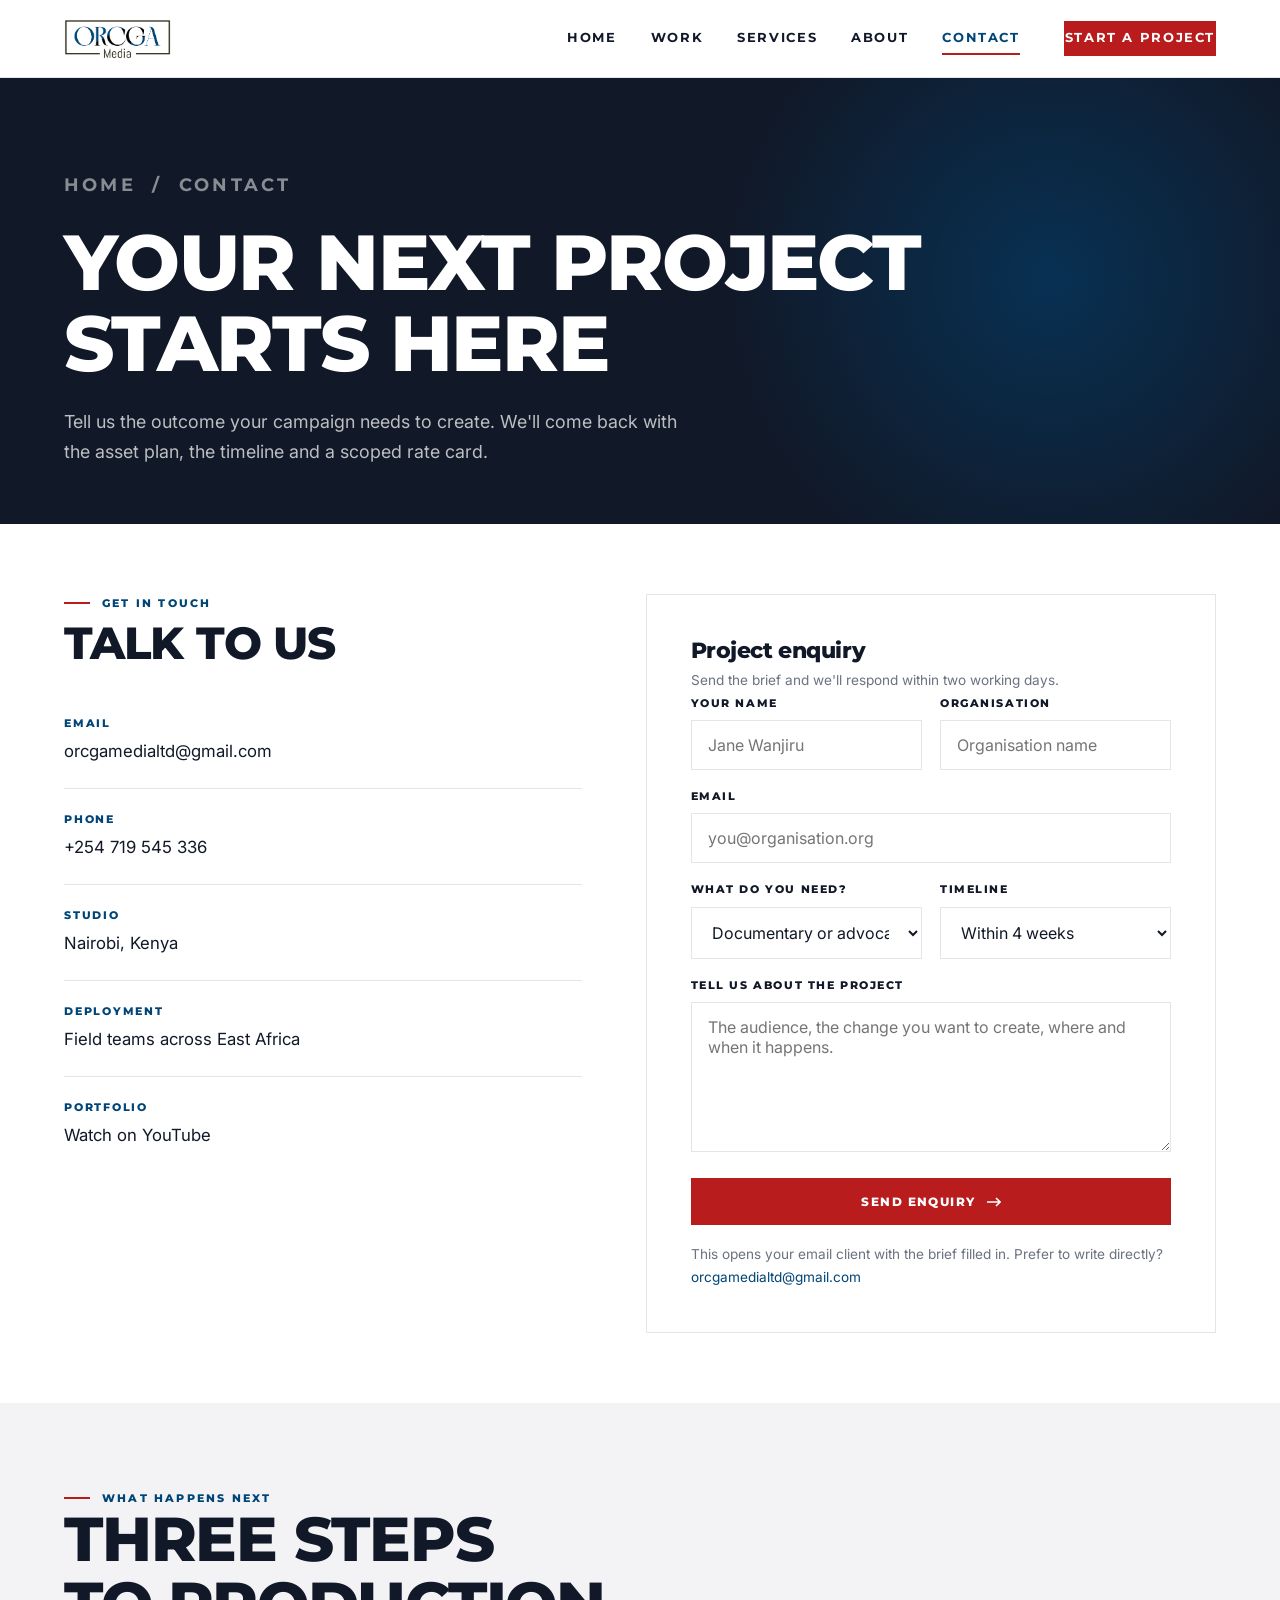
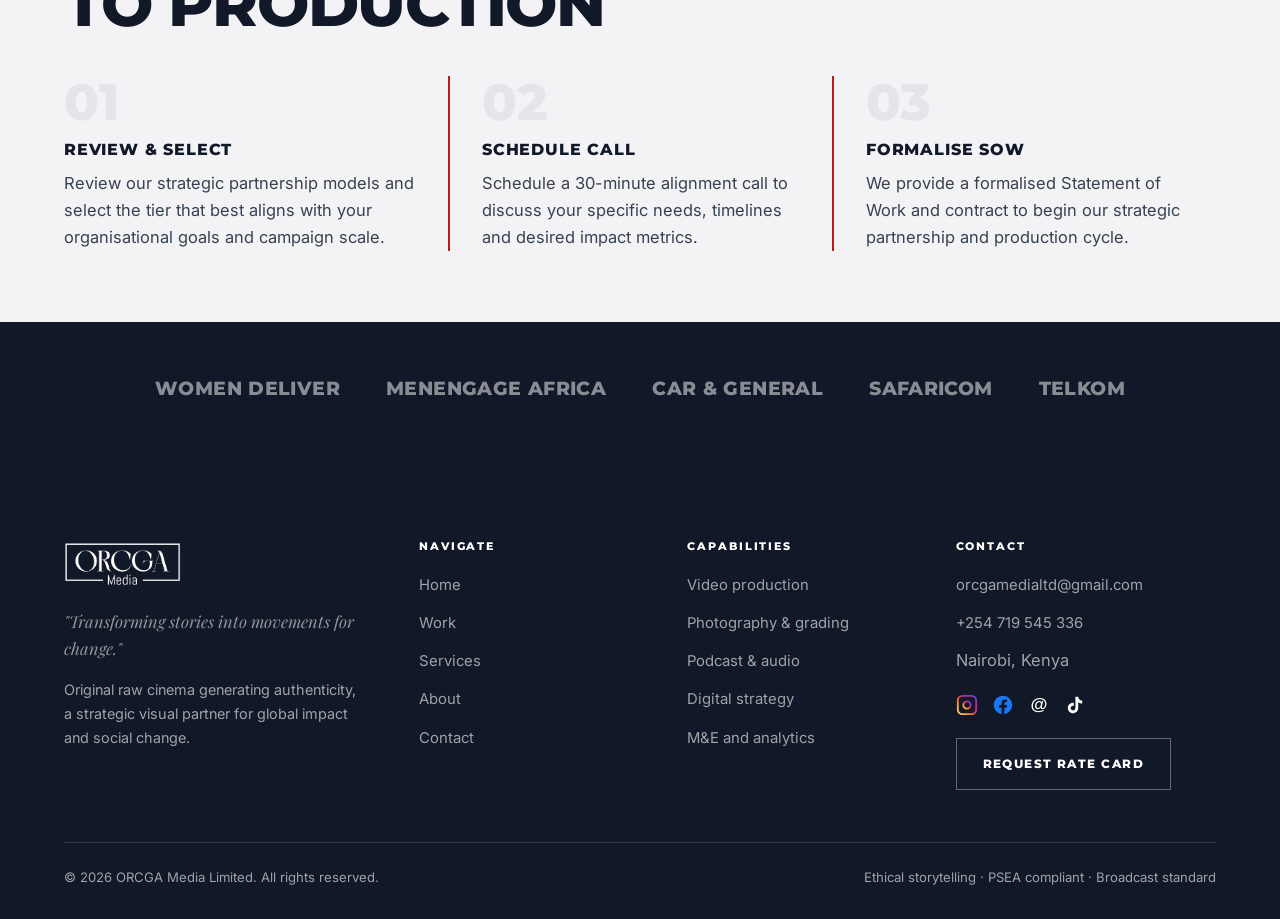
<file: contact.html>
<!DOCTYPE html>
<html lang="en">
<head>
<meta charset="utf-8">
<meta name="viewport" content="width=device-width, initial-scale=1">
<title>Contact | ORCGA Media Limited</title>
<meta name="description" content="Start a project with ORCGA Media Limited. Nairobi, Kenya. orcgamedialtd@gmail.com, +254 719 545 336.">
<link rel="preconnect" href="https://fonts.googleapis.com">
<link rel="preconnect" href="https://fonts.gstatic.com" crossorigin>
<link href="https://fonts.googleapis.com/css2?family=Montserrat:wght@600;700;800;900&family=Inter:wght@400;500;600&family=Playfair+Display:ital,wght@1,400;1,500&display=swap" rel="stylesheet">
<style>
/* ============================================================
   ORCGA MEDIA LIMITED — Core stylesheet
   Palette sampled from the 2026 company profile + logo mark
   ============================================================ */

:root{
  /* Brand */
  --ink:        #111827;
  --ink-2:      #1B2436;
  --navy:       #004577;
  --navy-deep:  #002B4B;
  --navy-soft:  #E8EFF5;
  --red:        #B91C1C;
  --red-soft:   #F6E4E4;

  /* Neutrals */
  --white:      #FFFFFF;
  --surface:    #F3F3F6;
  --surface-2:  #FAFAFB;
  --body:       #374151;
  --muted:      #6B7280;
  --line:       #E3E5EA;
  --line-dark:  rgba(255,255,255,.14);

  /* Type */
  --display: 'Montserrat', 'Helvetica Neue', Arial, sans-serif;
  --sans:    'Inter', 'Helvetica Neue', Arial, sans-serif;
  --serif:   'Playfair Display', Georgia, serif;

  /* Layout */
  --maxw: 1280px;
  --gut: clamp(20px, 5vw, 64px);
  --nav-h: 78px;

  --ease: cubic-bezier(.22,.61,.36,1);
}

*,*::before,*::after{ box-sizing:border-box; }

html{ scroll-behavior:smooth; -webkit-text-size-adjust:100%; }

body{
  margin:0;
  background:var(--white);
  color:var(--body);
  font-family:var(--sans);
  font-size:16.5px;
  line-height:1.65;
  -webkit-font-smoothing:antialiased;
  overflow-x:hidden;
}

img{ max-width:100%; display:block; }
a{ color:inherit; text-decoration:none; }

h1,h2,h3,h4,h5{
  font-family:var(--display);
  color:var(--ink);
  margin:0;
  line-height:1.04;
  letter-spacing:-.02em;
  font-weight:800;
}

p{ margin:0 0 3px; }
p:last-child{ margin-bottom:0; }

::selection{ background:var(--navy); color:#fff; }

/* ---------- Layout helpers ---------- */
.wrap{ width:100%; max-width:var(--maxw); margin:0 auto; padding-inline:var(--gut); }
.section{ padding:clamp(44px,5.5vw,80px) 0; }
.section--tight{ padding:clamp(34px,4vw,54px) 0; }
.section--surface{ background:var(--surface); }
.section--ink{ background:var(--ink); }
.section--navy{ background:var(--navy-deep); }

.section--ink, .section--navy{ color:rgba(255,255,255,.74); }
.section--ink h1,.section--ink h2,.section--ink h3,.section--ink h4,
.section--navy h1,.section--navy h2,.section--navy h3,.section--navy h4{ color:#fff; }

/* ---------- Type utilities ---------- */
.eyebrow{
  font-family:var(--display);
  font-weight:800;
  font-size:11px;
  letter-spacing:.20em;
  text-transform:uppercase;
  color:var(--navy);
  display:flex;
  align-items:center;
  gap:12px;
  margin:0 0 8px;
}
.eyebrow::before{
  content:"";
  width:26px; height:2px;
  background:var(--red);
  flex:none;
}
.section--ink .eyebrow, .section--navy .eyebrow{ color:#7FB2D6; }

.h-display{ font-size:clamp(2.6rem,6.4vw,4.9rem); text-transform:uppercase; }
.h1{ font-size:clamp(2.3rem,5vw,3.9rem); text-transform:uppercase; }
.h2{ font-size:clamp(1.85rem,3.5vw,2.85rem); text-transform:uppercase; }
.h3{ font-size:clamp(1.15rem,1.7vw,1.45rem); }
.h4{ font-size:1.02rem; letter-spacing:-.01em; }

.lead{
  font-size:clamp(1.05rem,1.5vw,1.28rem);
  line-height:1.6;
  color:var(--body);
}
.section--ink .lead,.section--navy .lead{ color:rgba(255,255,255,.72); }

.kicker-navy{
  font-family:var(--display);
  font-weight:800;
  font-size:.82rem;
  letter-spacing:.14em;
  text-transform:uppercase;
  color:var(--navy);
}

.pull{
  font-family:var(--serif);
  font-style:italic;
  font-size:clamp(1.35rem,2.6vw,2rem);
  line-height:1.35;
  color:var(--ink);
  letter-spacing:-.01em;
}
.section--ink .pull,.section--navy .pull{ color:#fff; }

.measure{ max-width:62ch; }
.measure-sm{ max-width:46ch; }

/* ---------- Buttons ---------- */
.btn{
  display:inline-flex;
  align-items:center;
  gap:11px;
  font-family:var(--display);
  font-weight:800;
  font-size:12px;
  letter-spacing:.12em;
  text-transform:uppercase;
  padding:15px 26px;
  border:1.5px solid transparent;
  transition:.32s var(--ease);
  cursor:pointer;
  white-space:nowrap;
}
.btn svg{ transition:transform .32s var(--ease); }
.btn:hover svg{ transform:translateX(5px); }

.btn--primary{ background:var(--navy); color:#fff; border-color:var(--navy); }
.btn--primary:hover{ background:var(--ink); border-color:var(--ink); }

.btn--red{ background:var(--red); color:#fff; border-color:var(--red); }
.btn--red:hover{ background:#8F1414; border-color:#8F1414; }

.btn--ghost{ background:transparent; color:var(--ink); border-color:var(--line); }
.btn--ghost:hover{ border-color:var(--ink); }

.btn--light{ background:#fff; color:var(--ink); border-color:#fff; }
.btn--light:hover{ background:transparent; color:#fff; border-color:rgba(255,255,255,.5); }

.btn--outline-light{ background:transparent; color:#fff; border-color:rgba(255,255,255,.35); }
.btn--outline-light:hover{ border-color:#fff; background:rgba(255,255,255,.08); }

.link-arrow{
  font-family:var(--display);
  font-weight:800;
  font-size:12px;
  letter-spacing:.12em;
  text-transform:uppercase;
  color:var(--navy);
  display:inline-flex;
  align-items:center;
  gap:9px;
  border-bottom:2px solid transparent;
  padding-bottom:3px;
  transition:.3s var(--ease);
}
.link-arrow:hover{ border-color:var(--red); }
.link-arrow svg{ transition:transform .3s var(--ease); }
.link-arrow:hover svg{ transform:translateX(5px); }
.section--ink .link-arrow,.section--navy .link-arrow{ color:#fff; }

/* ---------- Header ---------- */
.site-header{
  position:fixed; inset:0 0 auto 0;
  z-index:120;
  height:var(--nav-h);
  display:flex; align-items:center;
  background:rgba(255,255,255,.92);
  backdrop-filter:saturate(180%) blur(14px);
  -webkit-backdrop-filter:saturate(180%) blur(14px);
  border-bottom:1px solid var(--line);
  transition:.35s var(--ease);
}
.site-header .wrap{ display:flex; align-items:center; justify-content:space-between; gap:24px; }
.brand{ display:flex; align-items:center; flex:none; }
.brand img{ height:40px; width:auto; }

.nav{ display:flex; align-items:center; gap:34px; margin-left:auto; }
.nav a{
  font-family:var(--display);
  font-weight:700;
  font-size:12.5px;
  letter-spacing:.13em;
  text-transform:uppercase;
  color:var(--ink);
  position:relative;
  padding:6px 0;
  transition:color .25s var(--ease);
}
.nav a::after{
  content:"";
  position:absolute; left:0; bottom:0;
  height:2px; width:0;
  background:var(--red);
  transition:width .3s var(--ease);
}
.nav a:hover::after,.nav a[aria-current="page"]::after{ width:100%; }
.nav a[aria-current="page"]{ color:var(--navy); }

.nav-cta{ margin-left:10px; padding:12px 20px; }
/* the .nav a / .mobile-nav a colour rules out-specify .btn--red, so restate it */
.nav a.btn--red, .mobile-nav a.btn--red{ color:#fff; }
.nav a.btn--red::after{ display:none; }

.burger{
  display:none;
  width:44px; height:44px;
  border:1px solid var(--line);
  background:#fff;
  cursor:pointer;
  padding:0;
  align-items:center; justify-content:center;
  flex-direction:column; gap:5px;
}
.burger span{ display:block; width:18px; height:2px; background:var(--ink); transition:.3s var(--ease); }
.burger[aria-expanded="true"] span:nth-child(1){ transform:translateY(7px) rotate(45deg); }
.burger[aria-expanded="true"] span:nth-child(2){ opacity:0; }
.burger[aria-expanded="true"] span:nth-child(3){ transform:translateY(-7px) rotate(-45deg); }

.mobile-nav{
  position:fixed; inset:var(--nav-h) 0 auto 0;
  background:#fff;
  border-bottom:1px solid var(--line);
  padding:14px var(--gut) 30px;
  display:none;
  flex-direction:column;
  z-index:119;
}
.mobile-nav.open{ display:flex; }
.mobile-nav a{
  font-family:var(--display);
  font-weight:800;
  text-transform:uppercase;
  letter-spacing:.06em;
  font-size:1.35rem;
  color:var(--ink);
  padding:15px 0;
  border-bottom:1px solid var(--line);
}
.mobile-nav .btn{ margin-top:22px; justify-content:center; }

main{ padding-top:var(--nav-h); }

/* ---------- Hero ---------- */
.hero{ position:relative; padding:clamp(40px,5.5vw,76px) 0 0; overflow:hidden; }
.hero::before{
  content:"";
  position:absolute; top:-20%; right:-10%;
  width:58vw; height:110%;
  background:radial-gradient(closest-side,rgba(0,69,119,.07),transparent 72%);
  z-index:-1;
  pointer-events:none;
}
.hero__bar{ width:64px; height:4px; background:var(--red); margin-bottom:30px; }
.hero__title{ font-size:clamp(2.5rem,6.6vw,5.1rem); text-transform:uppercase; letter-spacing:-.03em; max-width:15ch; text-wrap:balance; }
.hero__title em{ font-style:normal; color:var(--navy); }
.hero__sub{
  margin-top:26px;
  font-size:clamp(1.05rem,1.6vw,1.32rem);
  color:var(--body);
  max-width:56ch;
  line-height:1.6;
}
.hero__actions{ display:flex; flex-wrap:wrap; gap:14px; margin-top:38px; }
.hero__meta{
  display:flex; flex-wrap:wrap; gap:34px;
  margin-top:32px; padding-top:20px;
  border-top:1px solid var(--line);
  font-size:13px;
}
.hero__meta strong{
  display:block;
  font-family:var(--display); font-weight:800;
  font-size:11px; letter-spacing:.16em; text-transform:uppercase;
  color:var(--navy); margin-bottom:4px;
}

.hero__media{
  position:relative;
  margin-top:clamp(28px,3.6vw,48px);
  aspect-ratio:21/9;
  background:var(--ink);
  overflow:hidden;
}
.hero__media iframe,.hero__media video,.hero__media img{
  position:absolute; inset:0; width:100%; height:100%; object-fit:cover; border:0;
}

/* Media placeholder — replaced when real footage is supplied */
.slot{
  position:relative;
  background:
    linear-gradient(135deg,rgba(0,69,119,.92),rgba(17,24,39,.96)),
    repeating-linear-gradient(45deg,rgba(255,255,255,.05) 0 2px,transparent 2px 9px);
  display:flex; align-items:center; justify-content:center;
  overflow:hidden;
}
.slot::after{
  content:attr(data-slot);
  font-family:var(--display); font-weight:800;
  font-size:10.5px; letter-spacing:.2em; text-transform:uppercase;
  color:rgba(255,255,255,.62);
  border:1px solid rgba(255,255,255,.28);
  padding:9px 15px;
  text-align:center;
  max-width:80%;
}
.slot--light{
  background:
    linear-gradient(135deg,#E9EDF2,#DDE3EA),
    repeating-linear-gradient(45deg,rgba(0,0,0,.03) 0 2px,transparent 2px 9px);
}
.slot--light::after{ color:var(--navy); border-color:rgba(0,69,119,.3); }

/* ---------- Stat band ---------- */
.stats{
  display:grid;
  grid-template-columns:repeat(auto-fit,minmax(180px,1fr));
  border-top:1px solid var(--line);
}
.stat{ padding:38px 30px; border-bottom:1px solid var(--line); border-right:1px solid var(--line); }
.stat:last-child{ border-right:0; }
.stat__num{
  font-family:var(--display); font-weight:800;
  font-size:clamp(2.3rem,4.4vw,3.4rem);
  color:var(--navy); line-height:1; letter-spacing:-.03em;
}
.stat__label{
  margin-top:10px;
  font-family:var(--display); font-weight:700;
  font-size:10.5px; letter-spacing:.17em; text-transform:uppercase;
  color:var(--muted);
}
.section--ink .stat,.section--navy .stat{ border-color:var(--line-dark); }
.section--ink .stats,.section--navy .stats{ border-color:var(--line-dark); }
.section--ink .stat__num,.section--navy .stat__num{ color:#fff; }
.section--ink .stat__label,.section--navy .stat__label{ color:rgba(255,255,255,.55); }

/* ---------- Rule columns (signature element from the profile deck) ---------- */
.rule-cols{
  display:grid;
  gap:0;
  grid-template-columns:repeat(auto-fit,minmax(250px,1fr));
}
.rule-col{
  padding:6px 34px 8px;
  border-left:2px solid var(--red);
}
.rule-col:first-child{ padding-left:0; border-left:0; }
.rule-col h3,.rule-col h4{ margin-bottom:14px; }
.rule-col .kicker-navy{ display:block; margin-bottom:10px; }
.section--ink .rule-col,.section--navy .rule-col{ border-color:var(--red); }

.tag{
  display:inline-block;
  margin-top:18px;
  background:var(--surface);
  color:var(--ink);
  font-family:var(--display); font-weight:800;
  font-size:10px; letter-spacing:.13em; text-transform:uppercase;
  padding:8px 13px;
}
.tag + .tag{ margin-left:6px; }
.section--ink .tag,.section--navy .tag{ background:rgba(255,255,255,.1); color:#fff; }

/* ---------- Generic grids ---------- */
.grid-2{ display:grid; grid-template-columns:repeat(auto-fit,minmax(320px,1fr)); gap:clamp(32px,5vw,72px); align-items:start; }
.grid-2--split{ grid-template-columns:minmax(340px,1fr) 1.1fr; }
.grid-3{ display:grid; grid-template-columns:repeat(auto-fit,minmax(280px,1fr)); gap:clamp(28px,3.4vw,44px); }
.grid-4{ display:grid; grid-template-columns:repeat(auto-fit,minmax(230px,1fr)); gap:clamp(24px,2.6vw,36px); }

.section-head{ display:flex; flex-wrap:wrap; justify-content:space-between; align-items:flex-end; gap:26px 48px; margin-bottom:clamp(24px,3vw,40px); }
.section-head > *{ flex:1 1 340px; min-width:0; }
.section-head > a{ flex:0 0 auto; }
.section-head p{ max-width:48ch; margin:16px 0 0; }
@media (min-width:900px){ .section-head > p{ padding-bottom:6px; } }

/* ---------- Cards ---------- */
.card{
  background:#fff;
  border:1px solid var(--line);
  padding:34px 30px 32px;
  transition:.35s var(--ease);
  height:100%;
}
.card:hover{ border-color:var(--navy); transform:translateY(-4px); }
.card__icon{
  width:44px; height:44px;
  display:flex; align-items:center; justify-content:center;
  background:var(--red-soft);
  color:var(--red);
  margin-bottom:22px;
}
.card__icon svg{ width:21px; height:21px; }
.card h3,.card h4{ margin-bottom:12px; }
.card p{ font-size:.95rem; }
.section--surface .card{ background:#fff; }

/* ---------- Work cards ---------- */
.work-grid{ display:grid; grid-template-columns:repeat(auto-fit,minmax(330px,1fr)); gap:clamp(22px,2.4vw,34px); }
.work-card{ display:block; position:relative; overflow:hidden; background:var(--ink); }
.work-card__media{ position:relative; aspect-ratio:16/9; overflow:hidden; }
.work-card__media > *{ position:absolute; inset:0; width:100%; height:100%; }
.work-card__media img{ object-fit:cover; transition:transform .8s var(--ease); }
.work-card:hover .work-card__media img{ transform:scale(1.06); }
.is-playable{ cursor:pointer; }
.work-card__play{
  position:absolute; z-index:3; left:22px; bottom:22px;
  width:46px; height:46px; border-radius:50%;
  background:rgba(255,255,255,.16);
  border:1px solid rgba(255,255,255,.5);
  backdrop-filter:blur(6px);
  display:flex; align-items:center; justify-content:center;
  color:#fff;
  transition:.35s var(--ease);
}
.work-card:hover .work-card__play{ background:var(--red); border-color:var(--red); }
.work-card__body{ padding:22px 24px 26px; background:#fff; border:1px solid var(--line); border-top:0; }
.work-card__cat{
  font-family:var(--display); font-weight:800;
  font-size:10px; letter-spacing:.17em; text-transform:uppercase;
  color:var(--red); margin-bottom:9px; display:block;
}
.work-card__title{ font-family:var(--display); font-weight:800; font-size:1.12rem; color:var(--ink); line-height:1.25; letter-spacing:-.01em; }
.work-card__desc{ margin-top:10px; font-size:.9rem; color:var(--muted); }

/* Filters */
.filters{ display:flex; flex-wrap:wrap; gap:8px; margin-bottom:40px; }
.filter{
  font-family:var(--display); font-weight:800;
  font-size:11px; letter-spacing:.13em; text-transform:uppercase;
  padding:11px 18px;
  border:1px solid var(--line);
  background:#fff; color:var(--muted);
  cursor:pointer; transition:.28s var(--ease);
}
.filter:hover{ border-color:var(--ink); color:var(--ink); }
.filter.is-active{ background:var(--navy); border-color:var(--navy); color:#fff; }

/* ---------- Case study rows ---------- */
.case{
  display:grid;
  grid-template-columns:1.05fr 1fr;
  gap:clamp(30px,4vw,60px);
  align-items:center;
  padding:clamp(44px,5vw,64px) 0;
  border-top:1px solid var(--line);
}
.case:last-child{ border-bottom:1px solid var(--line); }
.case__media{ aspect-ratio:16/10; position:relative; overflow:hidden; }
.case__media iframe{ position:absolute; inset:0; width:100%; height:100%; border:0; }
.case--flip .case__media{ order:2; }
.case__stat{
  display:inline-block;
  background:var(--surface);
  padding:20px 26px;
  margin-top:26px;
}
.case__stat b{ font-family:var(--display); font-weight:800; font-size:2rem; color:var(--ink); display:block; line-height:1; }
.case__stat span{ font-family:var(--display); font-weight:700; font-size:10px; letter-spacing:.16em; text-transform:uppercase; color:var(--muted); }

/* ---------- Timeline ---------- */
.timeline{ display:grid; grid-template-columns:repeat(auto-fit,minmax(250px,1fr)); gap:0; }
.tl{ padding:0 32px; border-left:2px solid var(--red); position:relative; }
.tl:first-child{ padding-left:0; border-left:0; }
.tl__year{ font-family:var(--display); font-weight:800; font-size:11px; letter-spacing:.16em; color:var(--muted); margin-bottom:8px; }
.tl h3{ color:var(--navy); font-size:1.05rem; letter-spacing:.04em; text-transform:uppercase; margin-bottom:12px; }

/* ---------- Team ---------- */
.team-grid{ display:grid; grid-template-columns:repeat(auto-fit,minmax(240px,1fr)); gap:clamp(24px,2.6vw,34px); }
.member__photo{
  aspect-ratio:4/5;
  position:relative;
  overflow:hidden;
  background:var(--surface);
  margin-bottom:20px;
}
.member__photo img{ position:absolute; inset:0; width:100%; height:100%; object-fit:cover; filter:grayscale(1); transition:.6s var(--ease); }
.member:hover .member__photo img{ filter:grayscale(0); transform:scale(1.03); }
.member__initial{
  position:absolute; inset:0;
  display:flex; align-items:center; justify-content:center;
  font-family:var(--display); font-weight:800;
  font-size:clamp(3.4rem,7vw,5.2rem);
  color:#DDE1E7;
}
.member{ display:flex; flex-direction:column; height:100%; }
.member p{ flex:1 0 auto; }
.member .tag{ align-self:flex-start; }
.member__role{
  font-family:var(--display); font-weight:800;
  font-size:11px; letter-spacing:.15em; text-transform:uppercase;
  color:var(--navy); margin:7px 0 12px;
}
.member h3{ font-size:1.08rem; letter-spacing:0; }
.member p{ font-size:.9rem; color:var(--muted); }

/* ---------- Logo / client strip ---------- */
.clients{ display:flex; flex-wrap:wrap; gap:12px 46px; align-items:center; }
.clients span{
  font-family:var(--display); font-weight:800;
  font-size:clamp(.95rem,1.6vw,1.2rem);
  letter-spacing:.02em; text-transform:uppercase;
  color:var(--ink); opacity:.42;
  transition:opacity .3s var(--ease);
}
.clients span:hover{ opacity:1; }
.section--ink .clients span{ color:#fff; opacity:.5; }

/* ---------- Process steps ---------- */
.steps{ display:grid; grid-template-columns:repeat(auto-fit,minmax(250px,1fr)); gap:0; }
.step{ padding:0 32px; border-left:2px solid var(--red); }
.step:first-child{ padding-left:0; border-left:0; }
.step__n{
  font-family:var(--display); font-weight:800;
  font-size:clamp(2.4rem,4.4vw,3.2rem);
  color:var(--line); line-height:1; margin-bottom:14px; display:block;
}
.section--ink .step__n,.section--navy .step__n{ color:rgba(255,255,255,.2); }
.step h3{ text-transform:uppercase; font-size:1.02rem; letter-spacing:.05em; margin-bottom:12px; }

/* ---------- Page hero (inner pages) ---------- */
.page-hero{ background:var(--ink); color:rgba(255,255,255,.72); padding:clamp(46px,5.5vw,80px) 0 clamp(38px,4.5vw,58px); position:relative; overflow:hidden; }
.page-hero::after{
  content:""; position:absolute; right:-8%; top:-30%;
  width:52vw; height:150%;
  background:radial-gradient(closest-side,rgba(0,69,119,.55),transparent);
}
.page-hero .wrap{ position:relative; z-index:2; }
.page-hero h1{ color:#fff; }
.page-hero p{ max-width:58ch; margin-top:22px; font-size:clamp(1rem,1.4vw,1.18rem); }
.crumb{
  font-family:var(--display); font-weight:700;
  font-size:11px; letter-spacing:.18em; text-transform:uppercase;
  color:rgba(255,255,255,.5); margin-bottom:22px;
}
.crumb a:hover{ color:#fff; }

/* ---------- Callout / CTA band ---------- */
.cta-band{ background:var(--navy-deep); color:rgba(255,255,255,.75); position:relative; overflow:hidden; }
.cta-band::after{
  content:""; position:absolute; left:-6%; bottom:-60%;
  width:46vw; height:160%;
  background:radial-gradient(closest-side,rgba(185,28,28,.35),transparent);
}
.cta-band .wrap{ position:relative; z-index:2; }
.cta-band h2,.cta-band h3{ color:#fff; }
.cta-band .lead,.cta-band p{ color:rgba(255,255,255,.74); }
.cta-band .eyebrow{ color:#7FB2D6; }
.cta-actions{ display:flex; flex-wrap:wrap; gap:14px; margin-top:34px; }

/* ---------- Contact ---------- */
.contact-list{ list-style:none; margin:0; padding:0; }
.contact-list li{ padding:22px 0; border-bottom:1px solid var(--line); }
.contact-list strong{
  display:block;
  font-family:var(--display); font-weight:800;
  font-size:10.5px; letter-spacing:.17em; text-transform:uppercase;
  color:var(--navy); margin-bottom:6px;
}
.contact-list a{ color:var(--ink); font-size:1.05rem; border-bottom:1px solid transparent; }
.contact-list a:hover{ border-color:var(--red); }

.form{ display:grid; gap:18px; }
.field label{
  display:block;
  font-family:var(--display); font-weight:800;
  font-size:10.5px; letter-spacing:.15em; text-transform:uppercase;
  color:var(--ink); margin-bottom:8px;
}
.field input,.field select,.field textarea{
  width:100%;
  font-family:var(--sans); font-size:1rem; color:var(--ink);
  padding:14px 16px;
  border:1px solid var(--line);
  background:#fff;
  transition:.25s var(--ease);
}
.field input:focus,.field select:focus,.field textarea:focus{ outline:0; border-color:var(--navy); box-shadow:0 0 0 3px rgba(0,69,119,.1); }
.field textarea{ min-height:150px; resize:vertical; }
.form-row{ display:grid; grid-template-columns:1fr 1fr; gap:18px; }
.form-note{ font-size:.85rem; color:var(--muted); }

/* ---------- Footer ---------- */
.site-footer{ background:var(--ink); color:rgba(255,255,255,.6); padding:clamp(58px,7vw,86px) 0 0; }
.footer-top{ display:grid; grid-template-columns:1.4fr 1fr 1fr 1.2fr; gap:clamp(30px,4vw,54px); padding-bottom:52px; }
.site-footer img{ height:44px; width:auto; margin-bottom:22px; }
.site-footer h4{
  color:#fff;
  font-size:10.5px; letter-spacing:.18em; text-transform:uppercase;
  margin-bottom:18px;
}
.footer-links{ list-style:none; margin:0; padding:0; display:grid; gap:11px; }
.footer-links a{ font-size:.93rem; transition:color .25s var(--ease); }
.footer-links a:hover{ color:#fff; }
.footer-bottom{
  border-top:1px solid var(--line-dark);
  padding:24px 0 30px;
  display:flex; flex-wrap:wrap; gap:14px;
  justify-content:space-between; align-items:center;
  font-size:.82rem;
}
.footer-tag{ font-family:var(--serif); font-style:italic; color:rgba(255,255,255,.55); }

/* ---------- Marquee ---------- */
.marquee{ overflow:hidden; border-block:1px solid var(--line); padding:20px 0; background:#fff; }
.marquee__track{ display:flex; gap:56px; width:max-content; animation:slide 34s linear infinite; }
.marquee__track > span{
  font-family:var(--display); font-weight:800;
  font-size:clamp(.9rem,1.4vw,1.05rem);
  letter-spacing:.08em; text-transform:uppercase;
  color:var(--ink); opacity:.38;
  display:flex; align-items:center; gap:56px;
  white-space:nowrap;
}
.marquee__track > span::after{ content:""; width:6px; height:6px; background:var(--red); flex:none; }
@keyframes slide{ to{ transform:translateX(-50%); } }

/* ---------- Reveal ---------- */
.reveal{ opacity:0; transform:translateY(24px); transition:opacity .8s var(--ease),transform .8s var(--ease); }
.reveal.in{ opacity:1; transform:none; }

@media print{
  .reveal{ opacity:1 !important; transform:none !important; }
  .site-header,.marquee,.burger,.mobile-nav{ display:none !important; }
  main{ padding-top:0; }
}

@media (prefers-reduced-motion:reduce){
  *{ animation-duration:.001ms !important; transition-duration:.001ms !important; }
  .reveal{ opacity:1; transform:none; }
  html{ scroll-behavior:auto; }
}

/* ---------- Responsive ---------- */
@media (max-width:1020px){
  .nav{ display:none; }
  .burger{ display:flex; }
  .footer-top{ grid-template-columns:1fr 1fr; }
  .grid-2--split{ grid-template-columns:1fr; }
}
@media (max-width:860px){
  .case{ grid-template-columns:1fr; }
  .case--flip .case__media{ order:0; }
  .rule-col,.tl,.step{ padding:0 0 26px; border-left:0; border-top:2px solid var(--red); padding-top:24px; }
  .rule-col:first-child,.tl:first-child,.step:first-child{ border-top:2px solid var(--red); padding-top:24px; }
  .rule-cols,.timeline,.steps{ gap:8px; }
  .stat{ border-right:0; }
}
@media (max-width:620px){
  .footer-top{ grid-template-columns:1fr; }
  .form-row{ grid-template-columns:1fr; }
  .hero__meta{ gap:22px; }
}

</style>
</head>
<body>
<header class="site-header">
  <div class="wrap">
    <a class="brand" href="index.html" aria-label="ORCGA Media home">
      <img src="[data-uri]" alt="ORCGA Media Limited">
    </a>
    <nav class="nav" aria-label="Primary">
      <a href="index.html">Home</a>
      <a href="work.html">Work</a>
      <a href="services.html">Services</a>
      <a href="about.html">About</a>
      <a href="contact.html" aria-current="page">Contact</a>
      <a class="btn btn--red nav-cta" href="contact.html">Start a project</a>
    </nav>
    <button class="burger" aria-label="Menu" aria-expanded="false" aria-controls="mobile-nav">
      <span></span><span></span><span></span>
    </button>
  </div>
</header>

<div class="mobile-nav" id="mobile-nav">
  <a href="index.html">Home</a>
  <a href="work.html">Work</a>
  <a href="services.html">Services</a>
  <a href="about.html">About</a>
  <a href="contact.html">Contact</a>
  <a class="btn btn--red" href="contact.html">Start a project</a>
</div>


<main>

  <section class="page-hero">
    <div class="wrap">
      <p class="crumb"><a href="index.html">Home</a> &nbsp;/&nbsp; Contact</p>
      <h1 class="h-display">Your next project<br>starts here</h1>
      <p>Tell us the outcome your campaign needs to create. We'll come back with the asset plan, the timeline and a scoped rate card.</p>
    </div>
  </section>

  <section class="section">
    <div class="wrap">
      <div class="grid-2 grid-2--split">

        <div class="reveal">
          <p class="eyebrow">Get in touch</p>
          <h2 class="h2">Talk to us</h2>
          <ul class="contact-list" style="margin-top:26px">
            <li>
              <strong>Email</strong>
              <a href="mailto:orcgamedialtd@gmail.com">orcgamedialtd@gmail.com</a>
            </li>
            <li>
              <strong>Phone</strong>
              <a href="tel:+254719545336">+254 719 545 336</a>
            </li>
            <li>
              <strong>Studio</strong>
              <span style="color:var(--ink);font-size:1.05rem">Nairobi, Kenya</span>
            </li>
            <li>
              <strong>Deployment</strong>
              <span style="color:var(--ink);font-size:1.05rem">Field teams across East Africa</span>
            </li>
            <li style="border-bottom:0">
              <strong>Portfolio</strong>
              <a href="https://www.youtube.com/watch?v=kPUFuQseTd4&amp;list=PLCvZ2yCPc8v3MS1FCNGWIr8RWVQsqpn2Z" target="_blank" rel="noopener">Watch on YouTube</a>
            </li>
          </ul>
        </div>

        <div class="reveal">
          <div style="border:1px solid var(--line);padding:clamp(26px,3.4vw,44px)">
            <h2 class="h3" style="margin-bottom:8px">Project enquiry</h2>
            <p class="form-note">Send the brief and we'll respond within two working days.</p>

            <form class="form" data-mailto="orcgamedialtd@gmail.com">
              <div class="form-row">
                <div class="field">
                  <label for="name">Your name</label>
                  <input id="name" name="name" type="text" required placeholder="Jane Wanjiru">
                </div>
                <div class="field">
                  <label for="org">Organisation</label>
                  <input id="org" name="org" type="text" placeholder="Organisation name">
                </div>
              </div>

              <div class="field">
                <label for="email">Email</label>
                <input id="email" name="email" type="email" required placeholder="you@organisation.org">
              </div>

              <div class="form-row">
                <div class="field">
                  <label for="service">What do you need?</label>
                  <select id="service" name="service">
                    <option>Documentary or advocacy film</option>
                    <option>Event or convening coverage</option>
                    <option>Photography</option>
                    <option>Podcast &amp; audio</option>
                    <option>Live streaming</option>
                    <option>Content partnership (retainer)</option>
                    <option>Rate card request</option>
                    <option>Something else</option>
                  </select>
                </div>
                <div class="field">
                  <label for="timeline">Timeline</label>
                  <select id="timeline" name="timeline">
                    <option>Within 4 weeks</option>
                    <option>1&ndash;3 months</option>
                    <option>3&ndash;6 months</option>
                    <option>Planning ahead / not yet dated</option>
                  </select>
                </div>
              </div>

              <div class="field">
                <label for="message">Tell us about the project</label>
                <textarea id="message" name="message" placeholder="The audience, the change you want to create, where and when it happens."></textarea>
              </div>

              <button class="btn btn--red" type="submit" style="justify-content:center">
                Send enquiry
                <svg width="14" height="10" viewBox="0 0 14 10" fill="none" aria-hidden="true"><path d="M9 1l4 4-4 4M13 5H0" stroke="currentColor" stroke-width="1.6"/></svg>
              </button>
              <p class="form-note">This opens your email client with the brief filled in. Prefer to write directly? <a href="mailto:orcgamedialtd@gmail.com" style="color:var(--navy)">orcgamedialtd@gmail.com</a></p>
            </form>
          </div>
        </div>

      </div>
    </div>
  </section>

  <!-- ============ PROCESS ============ -->
  <section class="section section--surface">
    <div class="wrap">
      <div class="section-head reveal">
        <div>
          <p class="eyebrow">What happens next</p>
          <h2 class="h1">Three steps<br>to production</h2>
        </div>
      </div>
      <div class="steps reveal">
        <div class="step">
          <span class="step__n">01</span>
          <h3>Review &amp; select</h3>
          <p>Review our strategic partnership models and select the tier that best aligns with your organisational goals and campaign scale.</p>
        </div>
        <div class="step">
          <span class="step__n">02</span>
          <h3>Schedule call</h3>
          <p>Schedule a 30-minute alignment call to discuss your specific needs, timelines and desired impact metrics.</p>
        </div>
        <div class="step">
          <span class="step__n">03</span>
          <h3>Formalise SOW</h3>
          <p>We provide a formalised Statement of Work and contract to begin our strategic partnership and production cycle.</p>
        </div>
      </div>
    </div>
  </section>

  <section class="section--tight section--ink">
    <div class="wrap">
      <div class="clients reveal" style="justify-content:center">
        <span>Women Deliver</span><span>MenEngage Africa</span><span>Car &amp; General</span><span>Safaricom</span><span>Telkom</span>
      </div>
    </div>
  </section>

</main>

<footer class="site-footer">
  <div class="wrap">
    <div class="footer-top">
      <div>
        <img src="[data-uri]" alt="ORCGA Media Limited">
        <p class="footer-tag">"Transforming stories into movements for change."</p>
        <p style="font-size:.9rem;margin-top:16px;max-width:34ch">Original raw cinema generating authenticity, a strategic visual partner for global impact and social change.</p>
      </div>

      <div>
        <h4>Navigate</h4>
        <ul class="footer-links">
          <li><a href="index.html">Home</a></li>
          <li><a href="work.html">Work</a></li>
          <li><a href="services.html">Services</a></li>
          <li><a href="about.html">About</a></li>
          <li><a href="contact.html">Contact</a></li>
        </ul>
      </div>

      <div>
        <h4>Capabilities</h4>
        <ul class="footer-links">
          <li><a href="services.html#video">Video production</a></li>
          <li><a href="services.html#photography">Photography &amp; grading</a></li>
          <li><a href="services.html#podcast">Podcast &amp; audio</a></li>
          <li><a href="services.html#digital">Digital strategy</a></li>
          <li><a href="services.html#measurement">M&amp;E and analytics</a></li>
        </ul>
      </div>

      <div>
        <h4>Contact</h4>
        <ul class="footer-links">
          <li><a href="mailto:orcgamedialtd@gmail.com">orcgamedialtd@gmail.com</a></li>
          <li><a href="tel:+254719545336">+254 719 545 336</a></li>
          <li>Nairobi, Kenya</li>
        </ul>
        <style>
        .footer-social{ display:flex; gap:14px; align-items:center; margin-top:20px; }
        .footer-social a{ display:inline-flex; transition:transform .25s ease, filter .25s ease; }
        .footer-social a:hover{ transform:translateY(-2px); filter:brightness(1.1); }
        </style>
        <div class="footer-social">
          <a href="https://www.instagram.com/orcga_media?stkn=MW9jYXh5M3dybGd3OQ%3D%3D&amp;utm_source=qr" target="_blank" rel="noopener noreferrer" aria-label="ORCGA Media on Instagram">
            <svg width="22" height="22" viewBox="0 0 24 24" fill="none" aria-hidden="true"><defs><linearGradient id="ig-grad" x1="0" y1="1" x2="1" y2="0"><stop offset="0" stop-color="#feda75"/><stop offset=".35" stop-color="#fa7e1e"/><stop offset=".6" stop-color="#d62976"/><stop offset=".85" stop-color="#962fbf"/><stop offset="1" stop-color="#4f5bd5"/></linearGradient></defs><g stroke="url(#ig-grad)" stroke-width="2" stroke-linecap="round" stroke-linejoin="round"><rect x="2" y="2" width="20" height="20" rx="5"/><circle cx="12" cy="12" r="4"/><line x1="17.5" y1="6.5" x2="17.51" y2="6.5"/></g></svg>
          </a>
          <a href="https://www.facebook.com/share/1CHtWRDzmk/?mibextid=wwXIfr" target="_blank" rel="noopener noreferrer" aria-label="ORCGA Media on Facebook">
            <svg width="22" height="22" viewBox="0 0 24 24" fill="#1877F2" aria-hidden="true"><path d="M22 12.06C22 6.5 17.52 2 12 2S2 6.5 2 12.06c0 5 3.66 9.15 8.44 9.94v-7.03H7.9v-2.9h2.54V9.85c0-2.5 1.49-3.89 3.77-3.89 1.09 0 2.24.2 2.24.2v2.46h-1.26c-1.24 0-1.63.77-1.63 1.56v1.88h2.78l-.44 2.9h-2.34V22c4.78-.79 8.44-4.94 8.44-9.94z"/></svg>
          </a>
          <a href="https://www.threads.com/@orcga_media?igshid=NTc4MTIwNjQ2YQ==" target="_blank" rel="noopener noreferrer" aria-label="ORCGA Media on Threads">
            <svg width="22" height="22" viewBox="0 0 24 24" fill="none" aria-hidden="true"><text x="12" y="17.5" font-family="Arial, Helvetica, sans-serif" font-size="19" font-weight="700" fill="#fff" text-anchor="middle">@</text></svg>
          </a>
          <a href="https://www.tiktok.com/@orcga.media.ltd?_r=1&amp;_t=ZS-99fMJ4xGI9Y" target="_blank" rel="noopener noreferrer" aria-label="ORCGA Media on TikTok">
            <svg width="22" height="22" viewBox="0 0 24 24" fill="#fff" aria-hidden="true"><path d="M16.6 5.82s.51.5 0 0A4.278 4.278 0 0 1 15.54 3h-3.09v12.4a2.592 2.592 0 0 1-2.59 2.5c-1.42 0-2.6-1.16-2.6-2.6 0-1.72 1.66-3.01 3.37-2.48V9.66c-3.45-.46-6.47 2.22-6.47 5.64 0 3.33 2.76 5.7 5.69 5.7 3.14 0 5.69-2.55 5.69-5.7V9.01a7.35 7.35 0 0 0 4.3 1.38V7.3s-1.88.09-3.24-1.48z"/></svg>
          </a>
        </div>
        <a class="btn btn--outline-light" style="margin-top:22px" href="contact.html">Request rate card</a>
      </div>
    </div>

    <div class="footer-bottom">
      <span>&copy; <span data-year>2026</span> ORCGA Media Limited. All rights reserved.</span>
      <span>Ethical storytelling &middot; PSEA compliant &middot; Broadcast standard</span>
    </div>
  </div>
</footer>

<script>
/* ORCGA MEDIA — site behaviour */
(function () {
  'use strict';

  /* Mobile navigation ------------------------------------------------ */
  var burger = document.querySelector('.burger');
  var mobileNav = document.querySelector('.mobile-nav');
  if (burger && mobileNav) {
    burger.addEventListener('click', function () {
      var open = mobileNav.classList.toggle('open');
      burger.setAttribute('aria-expanded', open ? 'true' : 'false');
      document.body.style.overflow = open ? 'hidden' : '';
    });
    mobileNav.querySelectorAll('a').forEach(function (a) {
      a.addEventListener('click', function () {
        mobileNav.classList.remove('open');
        burger.setAttribute('aria-expanded', 'false');
        document.body.style.overflow = '';
      });
    });
  }

  /* Header shadow on scroll ------------------------------------------ */
  var header = document.querySelector('.site-header');
  var onScroll = function () {
    if (!header) return;
    header.style.boxShadow = window.scrollY > 12 ? '0 8px 30px rgba(17,24,39,.08)' : 'none';
  };
  window.addEventListener('scroll', onScroll, { passive: true });
  onScroll();

  /* Scroll reveal ----------------------------------------------------- */
  var items = document.querySelectorAll('.reveal');
  if ('IntersectionObserver' in window && items.length) {
    var io = new IntersectionObserver(function (entries) {
      entries.forEach(function (e) {
        if (e.isIntersecting) {
          e.target.classList.add('in');
          io.unobserve(e.target);
        }
      });
    }, { rootMargin: '0px 0px -8% 0px', threshold: 0.08 });
    items.forEach(function (el, i) {
      el.style.transitionDelay = (Math.min(i % 4, 3) * 70) + 'ms';
      io.observe(el);
    });
  } else {
    items.forEach(function (el) { el.classList.add('in'); });
  }

  /* Safety nets: never let content stay invisible. Deep links jump past
     the observer, and printing bypasses it entirely. */
  var revealAll = function () {
    items.forEach(function (el) { el.classList.add('in'); });
  };
  if (window.location.hash) { setTimeout(revealAll, 60); }
  window.addEventListener('beforeprint', revealAll);
  document.querySelectorAll('a[href*="#"]').forEach(function (a) {
    a.addEventListener('click', function () { setTimeout(revealAll, 60); });
  });

  /* Work filters ------------------------------------------------------ */
  var filters = document.querySelectorAll('.filter');
  if (filters.length) {
    filters.forEach(function (btn) {
      btn.addEventListener('click', function () {
        var cat = btn.dataset.filter;
        filters.forEach(function (b) { b.classList.toggle('is-active', b === btn); });
        document.querySelectorAll('[data-cat]').forEach(function (card) {
          var show = cat === 'all' || card.dataset.cat === cat;
          card.style.display = show ? '' : 'none';
        });
      });
    });
  }

  /* YouTube slots -----------------------------------------------------
     Any element with data-youtube="VIDEO_ID" becomes a click-to-play
     embed. Drop the 11-character ID from the share URL into that
     attribute and the card plays inline — no other edits needed.      */
  document.querySelectorAll('[data-youtube]').forEach(function (holder) {
    var id = (holder.getAttribute('data-youtube') || '').trim();
    if (!id || id.indexOf('REPLACE') === 0) return;

    /* The slot styling stays as the backdrop until a real thumbnail
       actually loads, so a slow or blocked image never leaves a black box. */
    var title = holder.getAttribute('data-title') || 'ORCGA Media film still';
    holder.setAttribute('data-slot', title);

    var thumb = new Image();
    thumb.alt = title;
    thumb.loading = 'lazy';
    var triedFallback = false;
    thumb.onload = function () {
      if (thumb.naturalWidth < 200) { thumb.onerror(); return; }
      holder.classList.remove('slot');
      holder.insertBefore(thumb, holder.firstChild);
    };
    thumb.onerror = function () {
      if (triedFallback) return;
      triedFallback = true;
      thumb.src = 'https://i.ytimg.com/vi/' + id + '/hqdefault.jpg';
    };
    thumb.src = 'https://i.ytimg.com/vi/' + id + '/maxresdefault.jpg';

    holder.classList.add('is-playable');
    holder.addEventListener('click', function (ev) {
      ev.preventDefault();
      ev.stopPropagation();
      var frame = document.createElement('iframe');
      frame.src = 'https://www.youtube.com/embed/' + id + '?autoplay=1&rel=0&modestbranding=1';
      frame.title = title;
      frame.allow = 'accelerometer; autoplay; encrypted-media; gyroscope; picture-in-picture';
      frame.allowFullscreen = true;
      holder.textContent = '';
      holder.classList.remove('slot');
      holder.appendChild(frame);
    });
  });

  /* Contact form → mailto (no backend on a static host) --------------- */
  var form = document.querySelector('form[data-mailto]');
  if (form) {
    form.addEventListener('submit', function (e) {
      e.preventDefault();
      var d = new FormData(form);
      var body = [
        'Name: ' + (d.get('name') || ''),
        'Organisation: ' + (d.get('org') || ''),
        'Email: ' + (d.get('email') || ''),
        'Service required: ' + (d.get('service') || ''),
        'Timeline: ' + (d.get('timeline') || ''),
        '',
        d.get('message') || ''
      ].join('\n');
      window.location.href = 'mailto:' + form.dataset.mailto +
        '?subject=' + encodeURIComponent('Project enquiry: ' + (d.get('org') || d.get('name') || 'New enquiry')) +
        '&body=' + encodeURIComponent(body);
    });
  }

  /* Footer year ------------------------------------------------------- */
  document.querySelectorAll('[data-year]').forEach(function (el) {
    el.textContent = new Date().getFullYear();
  });
})();

</script>
</body>
</html>
</file>
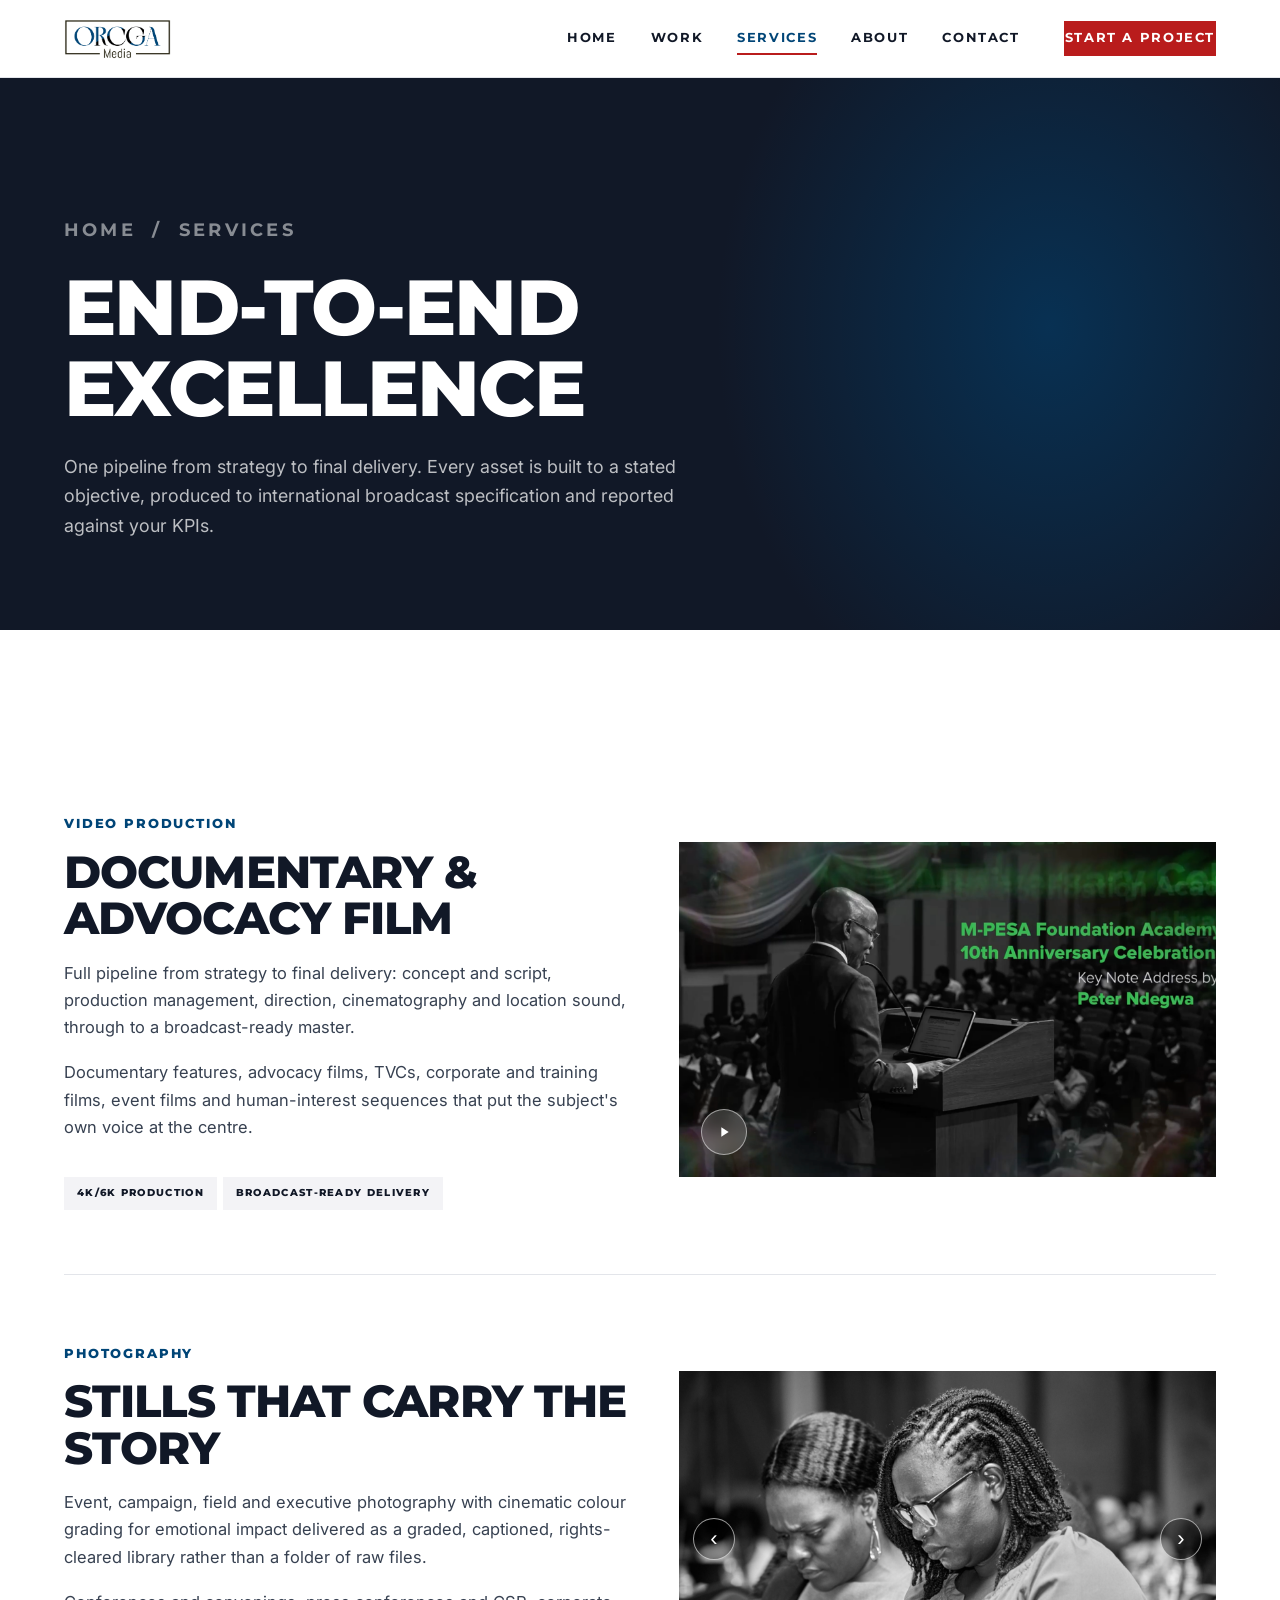
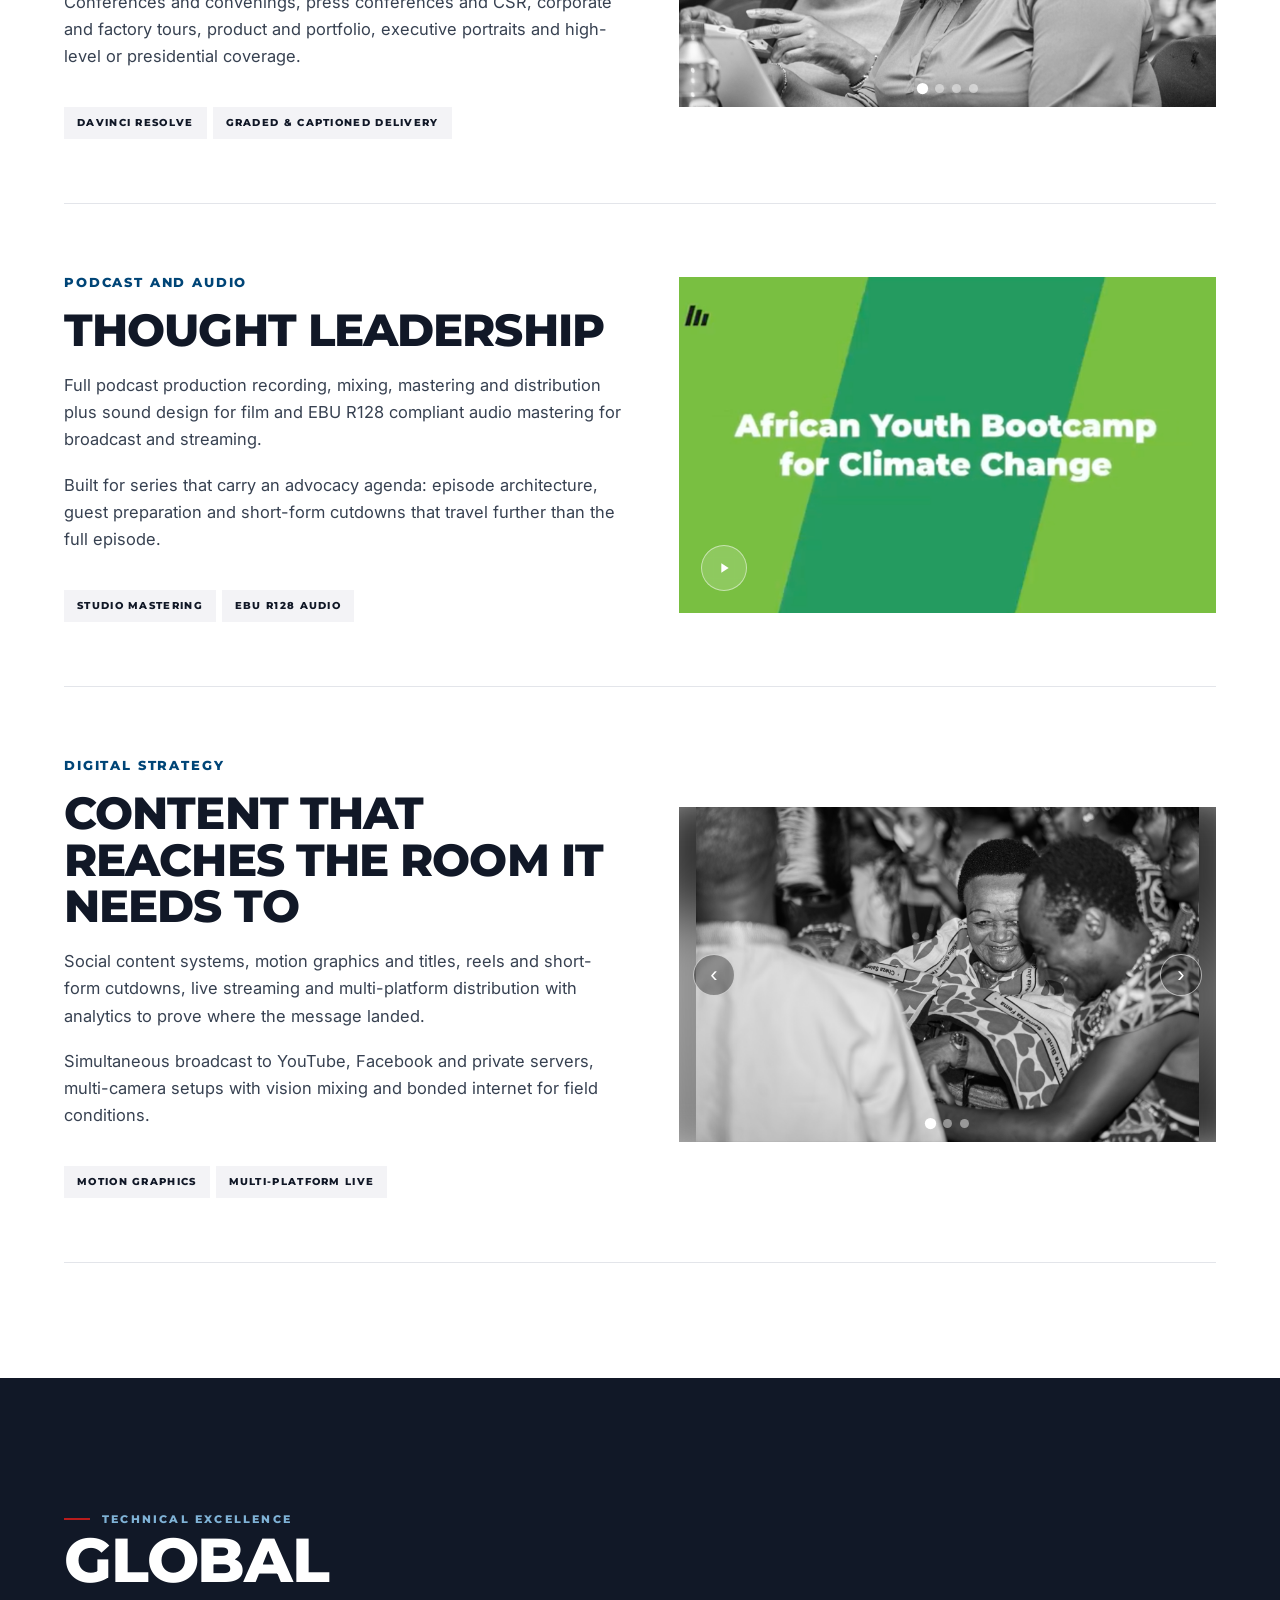
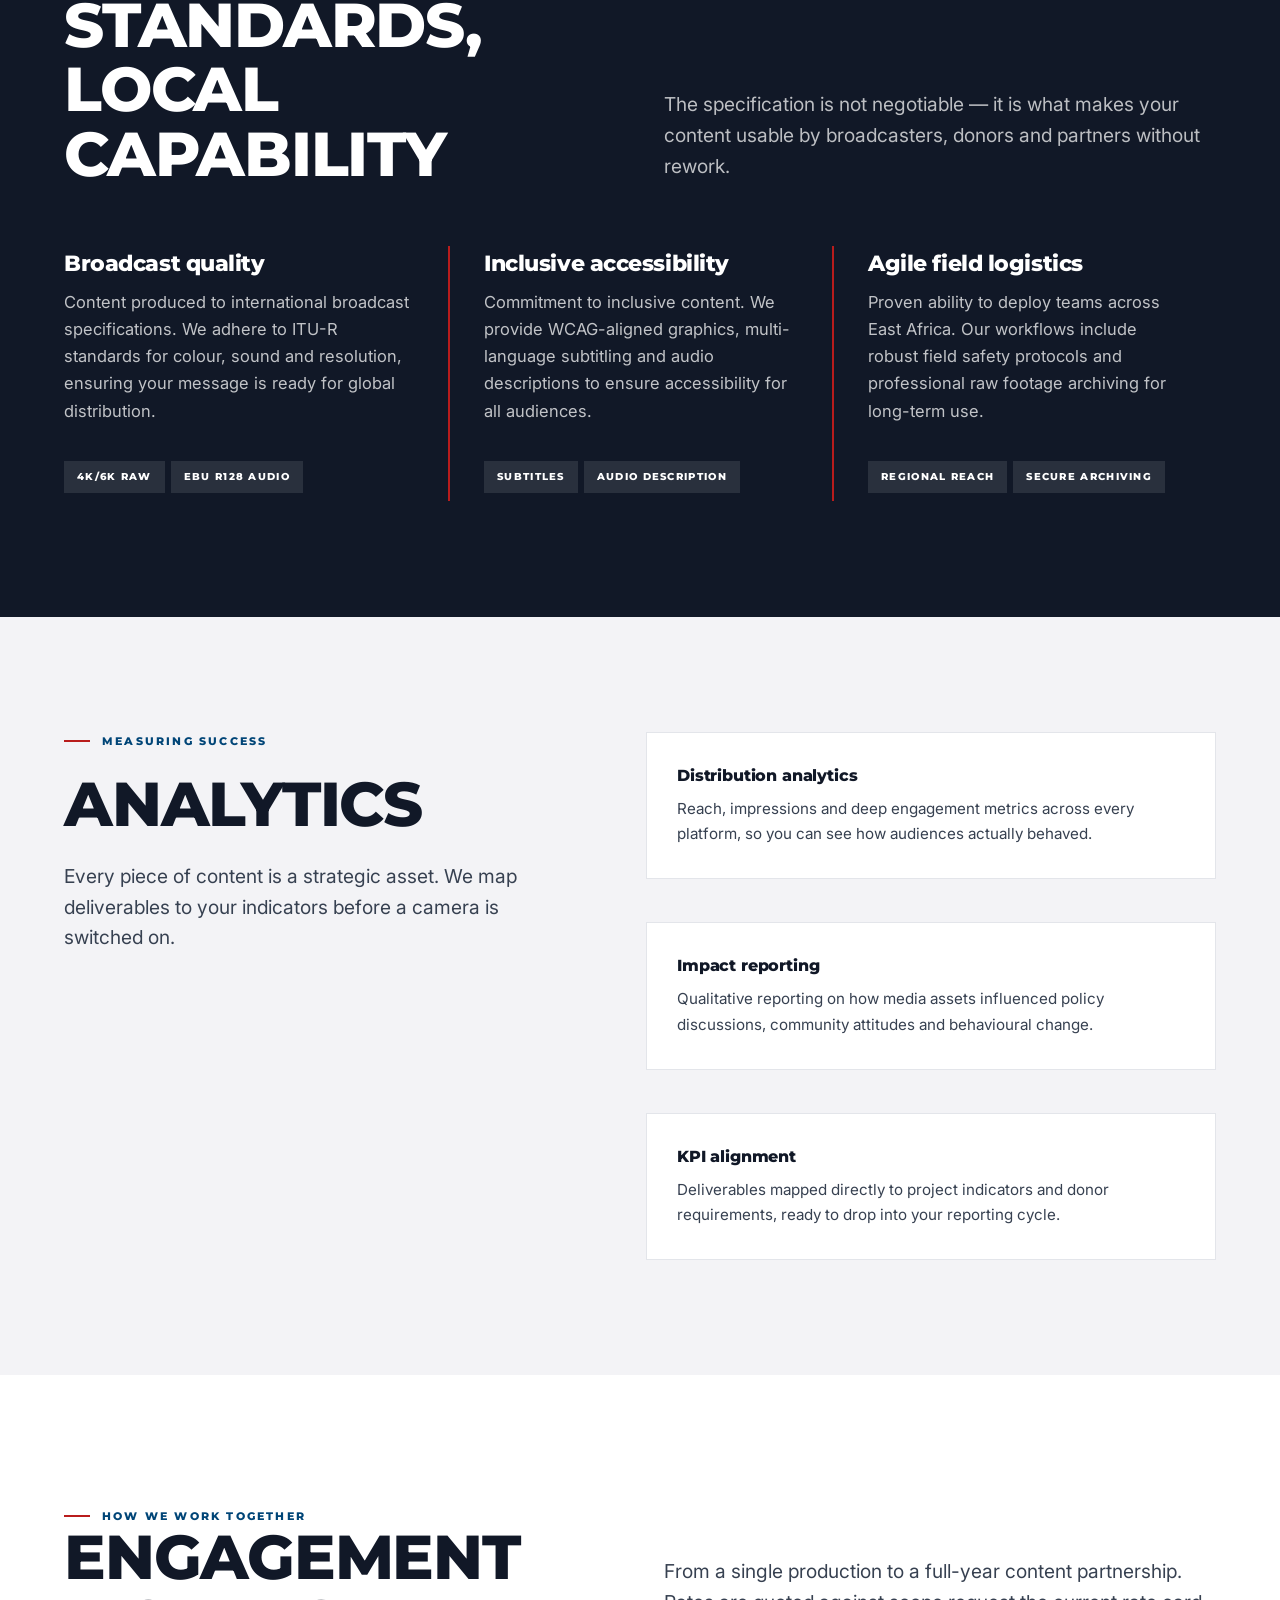
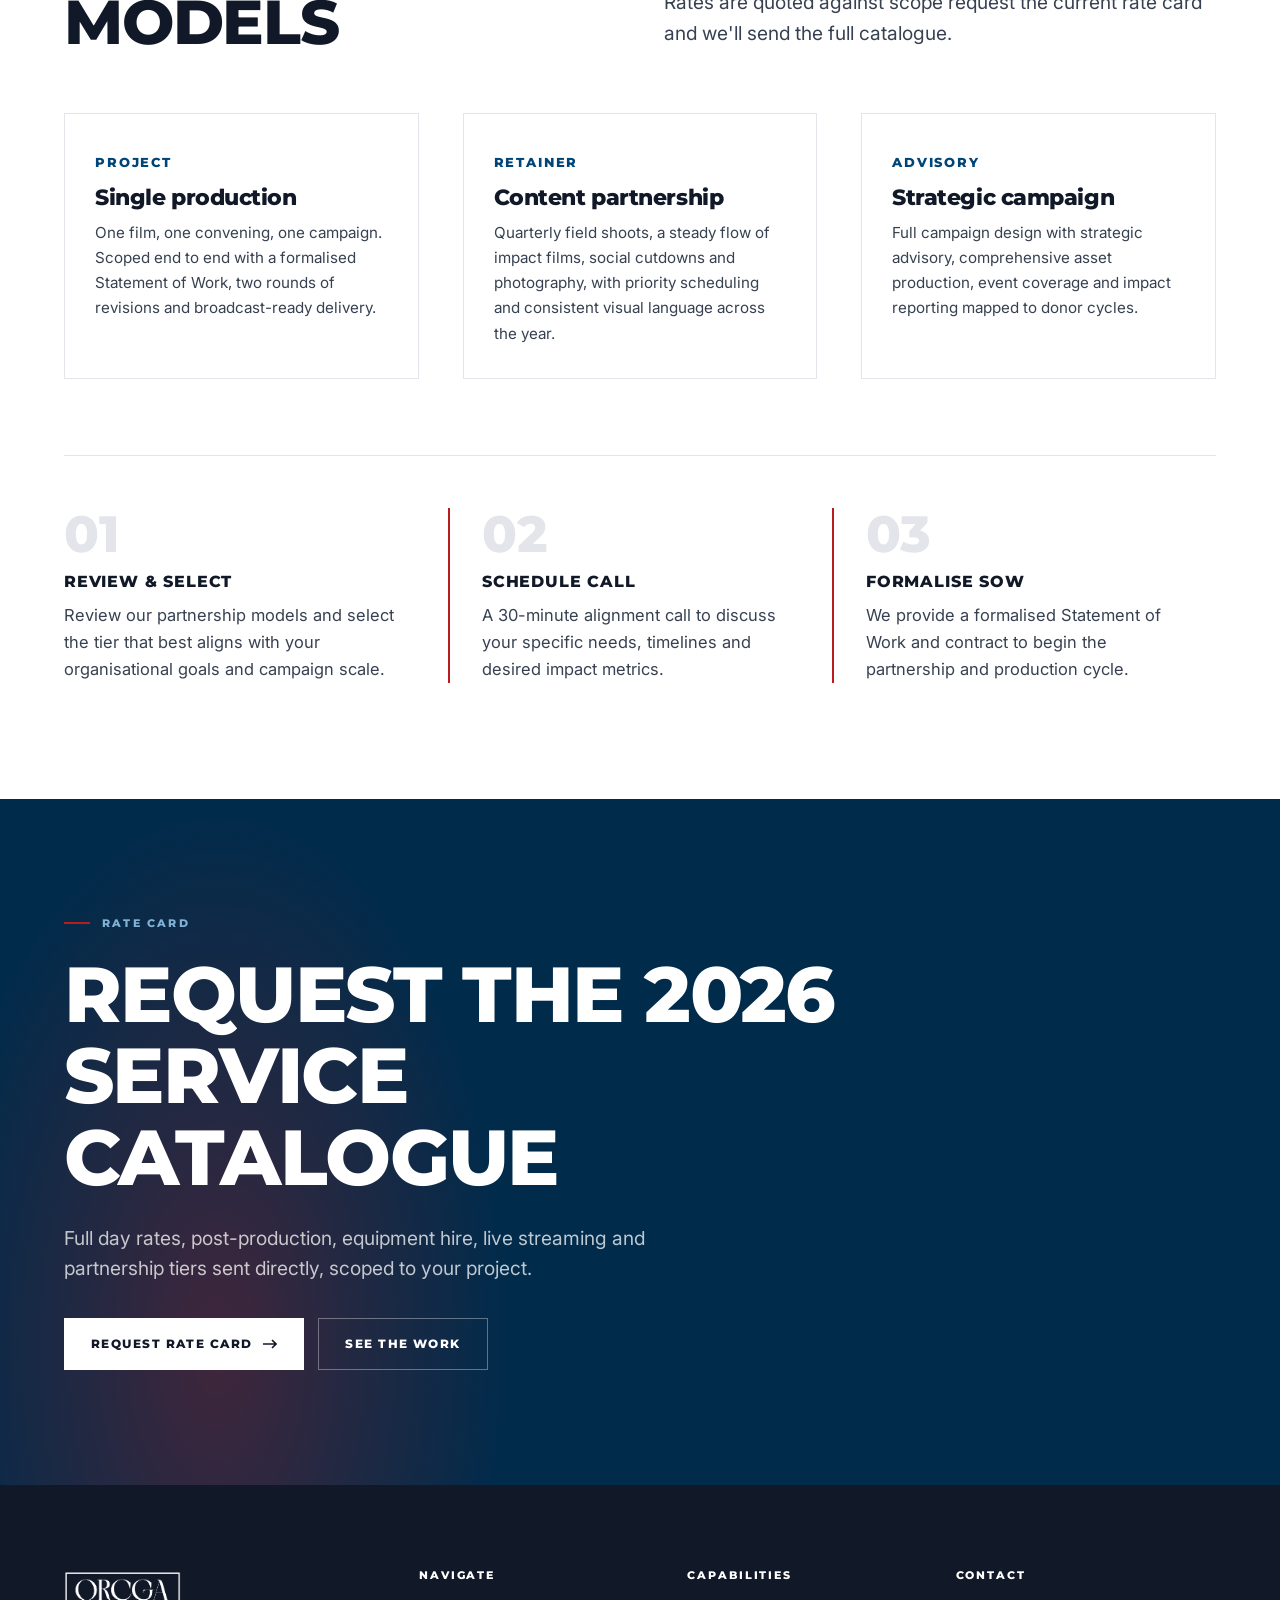
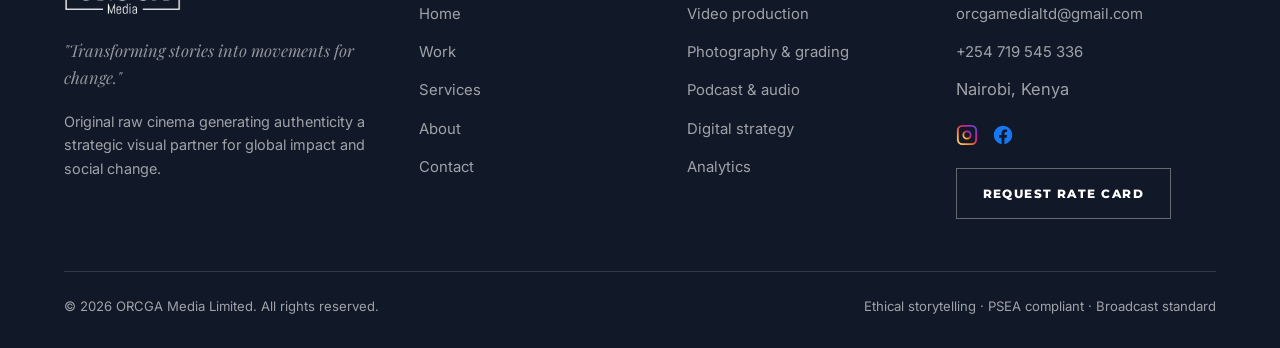
<file: services.html>
<!DOCTYPE html>
<html lang="en">
<head>
<meta charset="utf-8">
<meta name="viewport" content="width=device-width, initial-scale=1">
<title>Services — ORCGA Media Limited</title>
<meta name="description" content="Video production, photography and grading, podcast and audio, digital strategy, and M&amp;E analytics — delivered to broadcast and donor-ready standards.">
<link rel="preconnect" href="https://fonts.googleapis.com">
<link rel="preconnect" href="https://fonts.gstatic.com" crossorigin>
<link href="https://fonts.googleapis.com/css2?family=Montserrat:wght@600;700;800;900&family=Inter:wght@400;500;600&family=Playfair+Display:ital,wght@1,400;1,500&display=swap" rel="stylesheet">
<style>
/* ============================================================
   ORCGA MEDIA LIMITED — Core stylesheet
   Palette sampled from the 2026 company profile + logo mark
   ============================================================ */

:root{
  /* Brand */
  --ink:        #111827;
  --ink-2:      #1B2436;
  --navy:       #004577;
  --navy-deep:  #002B4B;
  --navy-soft:  #E8EFF5;
  --red:        #B91C1C;
  --red-soft:   #F6E4E4;

  /* Neutrals */
  --white:      #FFFFFF;
  --surface:    #F3F3F6;
  --surface-2:  #FAFAFB;
  --body:       #374151;
  --muted:      #6B7280;
  --line:       #E3E5EA;
  --line-dark:  rgba(255,255,255,.14);

  /* Type */
  --display: 'Montserrat', 'Helvetica Neue', Arial, sans-serif;
  --sans:    'Inter', 'Helvetica Neue', Arial, sans-serif;
  --serif:   'Playfair Display', Georgia, serif;

  /* Layout */
  --maxw: 1280px;
  --gut: clamp(20px, 5vw, 64px);
  --nav-h: 78px;

  --ease: cubic-bezier(.22,.61,.36,1);
}

*,*::before,*::after{ box-sizing:border-box; }

html{ scroll-behavior:smooth; -webkit-text-size-adjust:100%; }

body{
  margin:0;
  background:var(--white);
  color:var(--body);
  font-family:var(--sans);
  font-size:16.5px;
  line-height:1.65;
  -webkit-font-smoothing:antialiased;
  overflow-x:hidden;
}

img{ max-width:100%; display:block; }
a{ color:inherit; text-decoration:none; }

h1,h2,h3,h4,h5{
  font-family:var(--display);
  color:var(--ink);
  margin:0;
  line-height:1.04;
  letter-spacing:-.02em;
  font-weight:800;
}

p{ margin:0 0 1.1em; }
p:last-child{ margin-bottom:0; }

::selection{ background:var(--navy); color:#fff; }

/* ---------- Layout helpers ---------- */
.wrap{ width:100%; max-width:var(--maxw); margin:0 auto; padding-inline:var(--gut); }
.section{ padding:clamp(72px,9vw,132px) 0; }
.section--tight{ padding:clamp(56px,6vw,86px) 0; }
.section--surface{ background:var(--surface); }
.section--ink{ background:var(--ink); }
.section--navy{ background:var(--navy-deep); }

.section--ink, .section--navy{ color:rgba(255,255,255,.74); }
.section--ink h1,.section--ink h2,.section--ink h3,.section--ink h4,
.section--navy h1,.section--navy h2,.section--navy h3,.section--navy h4{ color:#fff; }

/* ---------- Type utilities ---------- */
.eyebrow{
  font-family:var(--display);
  font-weight:800;
  font-size:11px;
  letter-spacing:.20em;
  text-transform:uppercase;
  color:var(--navy);
  display:flex;
  align-items:center;
  gap:12px;
  margin:0 0 22px;
}
.eyebrow::before{
  content:"";
  width:26px; height:2px;
  background:var(--red);
  flex:none;
}
.section--ink .eyebrow, .section--navy .eyebrow{ color:#7FB2D6; }

.h-display{ font-size:clamp(2.6rem,6.4vw,4.9rem); text-transform:uppercase; }
.h1{ font-size:clamp(2.3rem,5vw,3.9rem); text-transform:uppercase; }
.h2{ font-size:clamp(1.85rem,3.5vw,2.85rem); text-transform:uppercase; }
.h3{ font-size:clamp(1.15rem,1.7vw,1.45rem); }
.h4{ font-size:1.02rem; letter-spacing:-.01em; }

.lead{
  font-size:clamp(1.05rem,1.5vw,1.28rem);
  line-height:1.6;
  color:var(--body);
}
.section--ink .lead,.section--navy .lead{ color:rgba(255,255,255,.72); }

.kicker-navy{
  font-family:var(--display);
  font-weight:800;
  font-size:.82rem;
  letter-spacing:.14em;
  text-transform:uppercase;
  color:var(--navy);
}

.pull{
  font-family:var(--serif);
  font-style:italic;
  font-size:clamp(1.35rem,2.6vw,2rem);
  line-height:1.35;
  color:var(--ink);
  letter-spacing:-.01em;
}
.section--ink .pull,.section--navy .pull{ color:#fff; }

.measure{ max-width:62ch; }
.measure-sm{ max-width:46ch; }

/* ---------- Buttons ---------- */
.btn{
  display:inline-flex;
  align-items:center;
  gap:11px;
  font-family:var(--display);
  font-weight:800;
  font-size:12px;
  letter-spacing:.12em;
  text-transform:uppercase;
  padding:15px 26px;
  border:1.5px solid transparent;
  transition:.32s var(--ease);
  cursor:pointer;
  white-space:nowrap;
}
.btn svg{ transition:transform .32s var(--ease); }
.btn:hover svg{ transform:translateX(5px); }

.btn--primary{ background:var(--navy); color:#fff; border-color:var(--navy); }
.btn--primary:hover{ background:var(--ink); border-color:var(--ink); }

.btn--red{ background:var(--red); color:#fff; border-color:var(--red); }
.btn--red:hover{ background:#8F1414; border-color:#8F1414; }

.btn--ghost{ background:transparent; color:var(--ink); border-color:var(--line); }
.btn--ghost:hover{ border-color:var(--ink); }

.btn--light{ background:#fff; color:var(--ink); border-color:#fff; }
.btn--light:hover{ background:transparent; color:#fff; border-color:rgba(255,255,255,.5); }

.btn--outline-light{ background:transparent; color:#fff; border-color:rgba(255,255,255,.35); }
.btn--outline-light:hover{ border-color:#fff; background:rgba(255,255,255,.08); }

.link-arrow{
  font-family:var(--display);
  font-weight:800;
  font-size:12px;
  letter-spacing:.12em;
  text-transform:uppercase;
  color:var(--navy);
  display:inline-flex;
  align-items:center;
  gap:9px;
  border-bottom:2px solid transparent;
  padding-bottom:3px;
  transition:.3s var(--ease);
}
.link-arrow:hover{ border-color:var(--red); }
.link-arrow svg{ transition:transform .3s var(--ease); }
.link-arrow:hover svg{ transform:translateX(5px); }
.section--ink .link-arrow,.section--navy .link-arrow{ color:#fff; }

/* ---------- Header ---------- */
.site-header{
  position:fixed; inset:0 0 auto 0;
  z-index:120;
  height:var(--nav-h);
  display:flex; align-items:center;
  background:rgba(255,255,255,.92);
  backdrop-filter:saturate(180%) blur(14px);
  -webkit-backdrop-filter:saturate(180%) blur(14px);
  border-bottom:1px solid var(--line);
  transition:.35s var(--ease);
}
.site-header .wrap{ display:flex; align-items:center; justify-content:space-between; gap:24px; }
.brand{ display:flex; align-items:center; flex:none; }
.brand img{ height:40px; width:auto; }

.nav{ display:flex; align-items:center; gap:34px; margin-left:auto; }
.nav a{
  font-family:var(--display);
  font-weight:700;
  font-size:12.5px;
  letter-spacing:.13em;
  text-transform:uppercase;
  color:var(--ink);
  position:relative;
  padding:6px 0;
  transition:color .25s var(--ease);
}
.nav a::after{
  content:"";
  position:absolute; left:0; bottom:0;
  height:2px; width:0;
  background:var(--red);
  transition:width .3s var(--ease);
}
.nav a:hover::after,.nav a[aria-current="page"]::after{ width:100%; }
.nav a[aria-current="page"]{ color:var(--navy); }

.nav-cta{ margin-left:10px; padding:12px 20px; }
/* the .nav a / .mobile-nav a colour rules out-specify .btn--red, so restate it */
.nav a.btn--red, .mobile-nav a.btn--red{ color:#fff; }
.nav a.btn--red::after{ display:none; }

.burger{
  display:none;
  width:44px; height:44px;
  border:1px solid var(--line);
  background:#fff;
  cursor:pointer;
  padding:0;
  align-items:center; justify-content:center;
  flex-direction:column; gap:5px;
}
.burger span{ display:block; width:18px; height:2px; background:var(--ink); transition:.3s var(--ease); }
.burger[aria-expanded="true"] span:nth-child(1){ transform:translateY(7px) rotate(45deg); }
.burger[aria-expanded="true"] span:nth-child(2){ opacity:0; }
.burger[aria-expanded="true"] span:nth-child(3){ transform:translateY(-7px) rotate(-45deg); }

.mobile-nav{
  position:fixed; inset:var(--nav-h) 0 auto 0;
  background:#fff;
  border-bottom:1px solid var(--line);
  padding:14px var(--gut) 30px;
  display:none;
  flex-direction:column;
  z-index:119;
}
.mobile-nav.open{ display:flex; }
.mobile-nav a{
  font-family:var(--display);
  font-weight:800;
  text-transform:uppercase;
  letter-spacing:.06em;
  font-size:1.35rem;
  color:var(--ink);
  padding:15px 0;
  border-bottom:1px solid var(--line);
}
.mobile-nav .btn{ margin-top:22px; justify-content:center; }

main{ padding-top:var(--nav-h); }

/* ---------- Hero ---------- */
.hero{ position:relative; padding:clamp(64px,9vw,120px) 0 0; overflow:hidden; }
.hero::before{
  content:"";
  position:absolute; top:-20%; right:-10%;
  width:58vw; height:110%;
  background:radial-gradient(closest-side,rgba(0,69,119,.07),transparent 72%);
  z-index:-1;
  pointer-events:none;
}
.hero__bar{ width:64px; height:4px; background:var(--red); margin-bottom:30px; }
.hero__title{ font-size:clamp(2.5rem,6.6vw,5.1rem); text-transform:uppercase; letter-spacing:-.03em; max-width:15ch; text-wrap:balance; }
.hero__title em{ font-style:normal; color:var(--navy); }
.hero__sub{
  margin-top:26px;
  font-size:clamp(1.05rem,1.6vw,1.32rem);
  color:var(--body);
  max-width:56ch;
  line-height:1.6;
}
.hero__actions{ display:flex; flex-wrap:wrap; gap:14px; margin-top:38px; }
.hero__meta{
  display:flex; flex-wrap:wrap; gap:34px;
  margin-top:52px; padding-top:26px;
  border-top:1px solid var(--line);
  font-size:13px;
}
.hero__meta strong{
  display:block;
  font-family:var(--display); font-weight:800;
  font-size:11px; letter-spacing:.16em; text-transform:uppercase;
  color:var(--navy); margin-bottom:4px;
}

.hero__media{
  position:relative;
  margin-top:clamp(48px,6vw,78px);
  aspect-ratio:21/9;
  background:var(--ink);
  overflow:hidden;
}
.hero__media iframe,.hero__media video,.hero__media img{
  position:absolute; inset:0; width:100%; height:100%; object-fit:cover; border:0;
}

/* Media placeholder — replaced when real footage is supplied */
.slot{
  position:relative;
  background:
    linear-gradient(135deg,rgba(0,69,119,.92),rgba(17,24,39,.96)),
    repeating-linear-gradient(45deg,rgba(255,255,255,.05) 0 2px,transparent 2px 9px);
  display:flex; align-items:center; justify-content:center;
  overflow:hidden;
}
.slot::after{
  content:attr(data-slot);
  font-family:var(--display); font-weight:800;
  font-size:10.5px; letter-spacing:.2em; text-transform:uppercase;
  color:rgba(255,255,255,.62);
  border:1px solid rgba(255,255,255,.28);
  padding:9px 15px;
  text-align:center;
  max-width:80%;
}
.slot--light{
  background:
    linear-gradient(135deg,#E9EDF2,#DDE3EA),
    repeating-linear-gradient(45deg,rgba(0,0,0,.03) 0 2px,transparent 2px 9px);
}
.slot--light::after{ color:var(--navy); border-color:rgba(0,69,119,.3); }

/* ---------- Stat band ---------- */
.stats{
  display:grid;
  grid-template-columns:repeat(auto-fit,minmax(180px,1fr));
  border-top:1px solid var(--line);
}
.stat{ padding:38px 30px; border-bottom:1px solid var(--line); border-right:1px solid var(--line); }
.stat:last-child{ border-right:0; }
.stat__num{
  font-family:var(--display); font-weight:800;
  font-size:clamp(2.3rem,4.4vw,3.4rem);
  color:var(--navy); line-height:1; letter-spacing:-.03em;
}
.stat__label{
  margin-top:10px;
  font-family:var(--display); font-weight:700;
  font-size:10.5px; letter-spacing:.17em; text-transform:uppercase;
  color:var(--muted);
}
.section--ink .stat,.section--navy .stat{ border-color:var(--line-dark); }
.section--ink .stats,.section--navy .stats{ border-color:var(--line-dark); }
.section--ink .stat__num,.section--navy .stat__num{ color:#fff; }
.section--ink .stat__label,.section--navy .stat__label{ color:rgba(255,255,255,.55); }

/* ---------- Rule columns (signature element from the profile deck) ---------- */
.rule-cols{
  display:grid;
  gap:0;
  grid-template-columns:repeat(auto-fit,minmax(250px,1fr));
}
.rule-col{
  padding:6px 34px 8px;
  border-left:2px solid var(--red);
}
.rule-col:first-child{ padding-left:0; border-left:0; }
.rule-col h3,.rule-col h4{ margin-bottom:14px; }
.rule-col .kicker-navy{ display:block; margin-bottom:10px; }
.section--ink .rule-col,.section--navy .rule-col{ border-color:var(--red); }

.tag{
  display:inline-block;
  margin-top:18px;
  background:var(--surface);
  color:var(--ink);
  font-family:var(--display); font-weight:800;
  font-size:10px; letter-spacing:.13em; text-transform:uppercase;
  padding:8px 13px;
}
.tag + .tag{ margin-left:6px; }
.section--ink .tag,.section--navy .tag{ background:rgba(255,255,255,.1); color:#fff; }

/* ---------- Generic grids ---------- */
.grid-2{ display:grid; grid-template-columns:repeat(auto-fit,minmax(320px,1fr)); gap:clamp(32px,5vw,72px); align-items:start; }
.grid-2--split{ grid-template-columns:minmax(340px,1fr) 1.1fr; }
.grid-3{ display:grid; grid-template-columns:repeat(auto-fit,minmax(280px,1fr)); gap:clamp(28px,3.4vw,44px); }
.grid-4{ display:grid; grid-template-columns:repeat(auto-fit,minmax(230px,1fr)); gap:clamp(24px,2.6vw,36px); }

.section-head{ display:flex; flex-wrap:wrap; justify-content:space-between; align-items:flex-end; gap:26px 48px; margin-bottom:clamp(38px,4.6vw,62px); }
.section-head > *{ flex:1 1 340px; min-width:0; }
.section-head > a{ flex:0 0 auto; }
.section-head p{ max-width:48ch; margin:16px 0 0; }
@media (min-width:900px){ .section-head > p{ padding-bottom:6px; } }

/* ---------- Cards ---------- */
.card{
  background:#fff;
  border:1px solid var(--line);
  padding:34px 30px 32px;
  transition:.35s var(--ease);
  height:100%;
}
.card:hover{ border-color:var(--navy); transform:translateY(-4px); }
.card__icon{
  width:44px; height:44px;
  display:flex; align-items:center; justify-content:center;
  background:var(--red-soft);
  color:var(--red);
  margin-bottom:22px;
}
.card__icon svg{ width:21px; height:21px; }
.card h3,.card h4{ margin-bottom:12px; }
.card p{ font-size:.95rem; }
.section--surface .card{ background:#fff; }

/* ---------- Work cards ---------- */
.work-grid{ display:grid; grid-template-columns:repeat(auto-fit,minmax(330px,1fr)); gap:clamp(22px,2.4vw,34px); }
.work-card{ display:block; position:relative; overflow:hidden; background:var(--ink); }
.work-card__media{ position:relative; aspect-ratio:16/9; overflow:hidden; }
.work-card__media > *{ position:absolute; inset:0; width:100%; height:100%; }
.work-card__media img{ object-fit:cover; transition:transform .8s var(--ease); }
.work-card:hover .work-card__media img{ transform:scale(1.06); }
.is-playable{ cursor:pointer; }
.work-card__play{
  position:absolute; z-index:3; left:22px; bottom:22px;
  width:46px; height:46px; border-radius:50%;
  background:rgba(255,255,255,.16);
  border:1px solid rgba(255,255,255,.5);
  backdrop-filter:blur(6px);
  display:flex; align-items:center; justify-content:center;
  color:#fff;
  transition:.35s var(--ease);
}
.work-card:hover .work-card__play{ background:var(--red); border-color:var(--red); }
.work-card__body{ padding:22px 24px 26px; background:#fff; border:1px solid var(--line); border-top:0; }
.work-card__cat{
  font-family:var(--display); font-weight:800;
  font-size:10px; letter-spacing:.17em; text-transform:uppercase;
  color:var(--red); margin-bottom:9px; display:block;
}
.work-card__title{ font-family:var(--display); font-weight:800; font-size:1.12rem; color:var(--ink); line-height:1.25; letter-spacing:-.01em; }
.work-card__desc{ margin-top:10px; font-size:.9rem; color:var(--muted); }

/* Filters */
.filters{ display:flex; flex-wrap:wrap; gap:8px; margin-bottom:40px; }
.filter{
  font-family:var(--display); font-weight:800;
  font-size:11px; letter-spacing:.13em; text-transform:uppercase;
  padding:11px 18px;
  border:1px solid var(--line);
  background:#fff; color:var(--muted);
  cursor:pointer; transition:.28s var(--ease);
}
.filter:hover{ border-color:var(--ink); color:var(--ink); }
.filter.is-active{ background:var(--navy); border-color:var(--navy); color:#fff; }

/* ---------- Case study rows ---------- */
.case{
  display:grid;
  grid-template-columns:1.05fr 1fr;
  gap:clamp(30px,4vw,60px);
  align-items:center;
  padding:clamp(44px,5vw,64px) 0;
  border-top:1px solid var(--line);
}
.case:last-child{ border-bottom:1px solid var(--line); }
.case__media{ aspect-ratio:16/10; position:relative; overflow:hidden; }
.case__media iframe{ position:absolute; inset:0; width:100%; height:100%; border:0; }
.case--flip .case__media{ order:2; }
.case__stat{
  display:inline-block;
  background:var(--surface);
  padding:20px 26px;
  margin-top:26px;
}
.case__stat b{ font-family:var(--display); font-weight:800; font-size:2rem; color:var(--ink); display:block; line-height:1; }
.case__stat span{ font-family:var(--display); font-weight:700; font-size:10px; letter-spacing:.16em; text-transform:uppercase; color:var(--muted); }

/* ---------- Timeline ---------- */
.timeline{ display:grid; grid-template-columns:repeat(auto-fit,minmax(250px,1fr)); gap:0; }
.tl{ padding:0 32px; border-left:2px solid var(--red); position:relative; }
.tl:first-child{ padding-left:0; border-left:0; }
.tl__year{ font-family:var(--display); font-weight:800; font-size:11px; letter-spacing:.16em; color:var(--muted); margin-bottom:8px; }
.tl h3{ color:var(--navy); font-size:1.05rem; letter-spacing:.04em; text-transform:uppercase; margin-bottom:12px; }

/* ---------- Team ---------- */
.team-grid{ display:grid; grid-template-columns:repeat(auto-fit,minmax(240px,1fr)); gap:clamp(24px,2.6vw,34px); }
.member__photo{
  aspect-ratio:4/5;
  position:relative;
  overflow:hidden;
  background:var(--surface);
  margin-bottom:20px;
}
.member__photo img{ position:absolute; inset:0; width:100%; height:100%; object-fit:cover; filter:grayscale(1); transition:.6s var(--ease); }
.member:hover .member__photo img{ filter:grayscale(0); transform:scale(1.03); }
.member__initial{
  position:absolute; inset:0;
  display:flex; align-items:center; justify-content:center;
  font-family:var(--display); font-weight:800;
  font-size:clamp(3.4rem,7vw,5.2rem);
  color:#DDE1E7;
}
.member{ display:flex; flex-direction:column; height:100%; }
.member p{ flex:1 0 auto; }
.member .tag{ align-self:flex-start; }
.member__role{
  font-family:var(--display); font-weight:800;
  font-size:11px; letter-spacing:.15em; text-transform:uppercase;
  color:var(--navy); margin:7px 0 12px;
}
.member h3{ font-size:1.08rem; letter-spacing:0; }
.member p{ font-size:.9rem; color:var(--muted); }

/* ---------- Logo / client strip ---------- */
.clients{ display:flex; flex-wrap:wrap; gap:12px 46px; align-items:center; }
.clients span{
  font-family:var(--display); font-weight:800;
  font-size:clamp(.95rem,1.6vw,1.2rem);
  letter-spacing:.02em; text-transform:uppercase;
  color:var(--ink); opacity:.42;
  transition:opacity .3s var(--ease);
}
.clients span:hover{ opacity:1; }
.section--ink .clients span{ color:#fff; opacity:.5; }

/* ---------- Process steps ---------- */
.steps{ display:grid; grid-template-columns:repeat(auto-fit,minmax(250px,1fr)); gap:0; }
.step{ padding:0 32px; border-left:2px solid var(--red); }
.step:first-child{ padding-left:0; border-left:0; }
.step__n{
  font-family:var(--display); font-weight:800;
  font-size:clamp(2.4rem,4.4vw,3.2rem);
  color:var(--line); line-height:1; margin-bottom:14px; display:block;
}
.section--ink .step__n,.section--navy .step__n{ color:rgba(255,255,255,.2); }
.step h3{ text-transform:uppercase; font-size:1.02rem; letter-spacing:.05em; margin-bottom:12px; }

/* ---------- Page hero (inner pages) ---------- */
.page-hero{ background:var(--ink); color:rgba(255,255,255,.72); padding:clamp(72px,9vw,124px) 0 clamp(62px,7vw,96px); position:relative; overflow:hidden; }
.page-hero::after{
  content:""; position:absolute; right:-8%; top:-30%;
  width:52vw; height:150%;
  background:radial-gradient(closest-side,rgba(0,69,119,.55),transparent);
}
.page-hero .wrap{ position:relative; z-index:2; }
.page-hero h1{ color:#fff; }
.page-hero p{ max-width:58ch; margin-top:22px; font-size:clamp(1rem,1.4vw,1.18rem); }
.crumb{
  font-family:var(--display); font-weight:700;
  font-size:11px; letter-spacing:.18em; text-transform:uppercase;
  color:rgba(255,255,255,.5); margin-bottom:22px;
}
.crumb a:hover{ color:#fff; }

/* ---------- Callout / CTA band ---------- */
.cta-band{ background:var(--navy-deep); color:rgba(255,255,255,.75); position:relative; overflow:hidden; }
.cta-band::after{
  content:""; position:absolute; left:-6%; bottom:-60%;
  width:46vw; height:160%;
  background:radial-gradient(closest-side,rgba(185,28,28,.35),transparent);
}
.cta-band .wrap{ position:relative; z-index:2; }
.cta-band h2,.cta-band h3{ color:#fff; }
.cta-band .lead,.cta-band p{ color:rgba(255,255,255,.74); }
.cta-band .eyebrow{ color:#7FB2D6; }
.cta-actions{ display:flex; flex-wrap:wrap; gap:14px; margin-top:34px; }

/* ---------- Contact ---------- */
.contact-list{ list-style:none; margin:0; padding:0; }
.contact-list li{ padding:22px 0; border-bottom:1px solid var(--line); }
.contact-list strong{
  display:block;
  font-family:var(--display); font-weight:800;
  font-size:10.5px; letter-spacing:.17em; text-transform:uppercase;
  color:var(--navy); margin-bottom:6px;
}
.contact-list a{ color:var(--ink); font-size:1.05rem; border-bottom:1px solid transparent; }
.contact-list a:hover{ border-color:var(--red); }

.form{ display:grid; gap:18px; }
.field label{
  display:block;
  font-family:var(--display); font-weight:800;
  font-size:10.5px; letter-spacing:.15em; text-transform:uppercase;
  color:var(--ink); margin-bottom:8px;
}
.field input,.field select,.field textarea{
  width:100%;
  font-family:var(--sans); font-size:1rem; color:var(--ink);
  padding:14px 16px;
  border:1px solid var(--line);
  background:#fff;
  transition:.25s var(--ease);
}
.field input:focus,.field select:focus,.field textarea:focus{ outline:0; border-color:var(--navy); box-shadow:0 0 0 3px rgba(0,69,119,.1); }
.field textarea{ min-height:150px; resize:vertical; }
.form-row{ display:grid; grid-template-columns:1fr 1fr; gap:18px; }
.form-note{ font-size:.85rem; color:var(--muted); }

/* ---------- Footer ---------- */
.site-footer{ background:var(--ink); color:rgba(255,255,255,.6); padding:clamp(58px,7vw,86px) 0 0; }
.footer-top{ display:grid; grid-template-columns:1.4fr 1fr 1fr 1.2fr; gap:clamp(30px,4vw,54px); padding-bottom:52px; }
.site-footer img{ height:44px; width:auto; margin-bottom:22px; }
.site-footer h4{
  color:#fff;
  font-size:10.5px; letter-spacing:.18em; text-transform:uppercase;
  margin-bottom:18px;
}
.footer-links{ list-style:none; margin:0; padding:0; display:grid; gap:11px; }
.footer-links a{ font-size:.93rem; transition:color .25s var(--ease); }
.footer-links a:hover{ color:#fff; }
.footer-bottom{
  border-top:1px solid var(--line-dark);
  padding:24px 0 30px;
  display:flex; flex-wrap:wrap; gap:14px;
  justify-content:space-between; align-items:center;
  font-size:.82rem;
}
.footer-tag{ font-family:var(--serif); font-style:italic; color:rgba(255,255,255,.55); }

/* ---------- Marquee ---------- */
.marquee{ overflow:hidden; border-block:1px solid var(--line); padding:20px 0; background:#fff; }
.marquee__track{ display:flex; gap:56px; width:max-content; animation:slide 34s linear infinite; }
.marquee__track > span{
  font-family:var(--display); font-weight:800;
  font-size:clamp(.9rem,1.4vw,1.05rem);
  letter-spacing:.08em; text-transform:uppercase;
  color:var(--ink); opacity:.38;
  display:flex; align-items:center; gap:56px;
  white-space:nowrap;
}
.marquee__track > span::after{ content:""; width:6px; height:6px; background:var(--red); flex:none; }
@keyframes slide{ to{ transform:translateX(-50%); } }

/* ---------- Reveal ---------- */
.reveal{ opacity:0; transform:translateY(24px); transition:opacity .8s var(--ease),transform .8s var(--ease); }
.reveal.in{ opacity:1; transform:none; }

@media print{
  .reveal{ opacity:1 !important; transform:none !important; }
  .site-header,.marquee,.burger,.mobile-nav{ display:none !important; }
  main{ padding-top:0; }
}

@media (prefers-reduced-motion:reduce){
  *{ animation-duration:.001ms !important; transition-duration:.001ms !important; }
  .reveal{ opacity:1; transform:none; }
  html{ scroll-behavior:auto; }
}

/* ---------- Responsive ---------- */
@media (max-width:1020px){
  .nav{ display:none; }
  .burger{ display:flex; }
  .footer-top{ grid-template-columns:1fr 1fr; }
  .grid-2--split{ grid-template-columns:1fr; }
}
@media (max-width:860px){
  .case{ grid-template-columns:1fr; }
  .case--flip .case__media{ order:0; }
  .rule-col,.tl,.step{ padding:0 0 26px; border-left:0; border-top:2px solid var(--red); padding-top:24px; }
  .rule-col:first-child,.tl:first-child,.step:first-child{ border-top:2px solid var(--red); padding-top:24px; }
  .rule-cols,.timeline,.steps{ gap:8px; }
  .stat{ border-right:0; }
}
@media (max-width:620px){
  .footer-top{ grid-template-columns:1fr; }
  .form-row{ grid-template-columns:1fr; }
  .hero__meta{ gap:22px; }
}

</style>
</head>
<body>
<header class="site-header">
  <div class="wrap">
    <a class="brand" href="index.html" aria-label="ORCGA Media — home">
      <img src="[data-uri]" alt="ORCGA Media Limited">
    </a>
    <nav class="nav" aria-label="Primary">
      <a href="index.html">Home</a>
      <a href="work.html">Work</a>
      <a href="services.html" aria-current="page">Services</a>
      <a href="about.html">About</a>
      <a href="contact.html">Contact</a>
      <a class="btn btn--red nav-cta" href="contact.html">Start a project</a>
    </nav>
    <button class="burger" aria-label="Menu" aria-expanded="false" aria-controls="mobile-nav">
      <span></span><span></span><span></span>
    </button>
  </div>
</header>

<div class="mobile-nav" id="mobile-nav">
  <a href="index.html">Home</a>
  <a href="work.html">Work</a>
  <a href="services.html">Services</a>
  <a href="about.html">About</a>
  <a href="contact.html">Contact</a>
  <a class="btn btn--red" href="contact.html">Start a project</a>
</div>


<main>

  <section class="page-hero">
    <div class="wrap">
      <p class="crumb"><a href="index.html">Home</a> &nbsp;/&nbsp; Services</p>
      <h1 class="h-display">End-to-end<br>excellence</h1>
      <p>One pipeline from strategy to final delivery. Every asset is built to a stated objective, produced to international broadcast specification and reported against your KPIs.</p>
    </div>
  </section>

  <!-- ============ CAPABILITIES ============ -->
  <section class="section">
    <div class="wrap">

      <article class="case reveal" id="video" style="border-top:0">
        <div>
          <span class="kicker-navy">Video production</span>
          <h2 class="h2" style="margin:12px 0 18px">Documentary &amp; advocacy film</h2>
          <p>Full pipeline from strategy to final delivery: concept and script, production management, direction, cinematography and location sound, through to a broadcast-ready master.</p>
          <p>Documentary features, advocacy films, TVCs, corporate and training films, event films and human-interest sequences that put the subject's own voice at the centre.</p>
          <span class="tag">4K/6K production</span><span class="tag">Broadcast-ready delivery</span>
        </div>
        <div class="case__media is-playable" data-youtube="oT_5TM2Djqc" data-title="M-PESA Foundation Academy 10th Anniversary — Keynote by Peter Ndegwa">
          <img src="assets/mpesa-foundation-academy.png" alt="M-PESA Foundation Academy 10th Anniversary — Keynote by Peter Ndegwa" style="position:absolute;inset:0;width:100%;height:100%;object-fit:cover">
          <span class="work-card__play" aria-hidden="true"><svg width="16" height="16" viewBox="0 0 24 24" fill="currentColor"><path d="M8 5v14l11-7z"/></svg></span>
        </div>
      </article>

      <article class="case case--flip reveal" id="photography">
        <div>
          <span class="kicker-navy">Photography</span>
          <h2 class="h2" style="margin:12px 0 18px">Stills that carry the story</h2>
          <p>Event, campaign, field and executive photography with cinematic colour grading for emotional impact delivered as a graded, captioned, rights-cleared library rather than a folder of raw files.</p>
          <p>Conferences and convenings, press conferences and CSR, corporate and factory tours, product and portfolio, executive portraits and high-level or presidential coverage.</p>
          <span class="tag">DaVinci Resolve</span><span class="tag">Graded &amp; captioned delivery</span>
        </div>
        <div class="case__media photo-carousel" id="photography-carousel" aria-roledescription="carousel" aria-label="Photography samples">
          <style>
          .photo-carousel img{ position:absolute; inset:0; width:100%; height:100%; object-fit:cover; opacity:0; transition:opacity .8s var(--ease); }
          .photo-carousel img.is-active{ opacity:1; }
          .photo-carousel__nav{ position:absolute; top:50%; transform:translateY(-50%); z-index:4; width:42px; height:42px; border-radius:50%; border:1px solid rgba(255,255,255,.6); background:rgba(0,0,0,.35); color:#fff; font-size:22px; line-height:1; cursor:pointer; display:flex; align-items:center; justify-content:center; transition:background .25s var(--ease); }
          .photo-carousel__nav:hover{ background:rgba(0,0,0,.6); }
          .photo-carousel__nav--prev{ left:14px; }
          .photo-carousel__nav--next{ right:14px; }
          .photo-carousel__dots{ position:absolute; z-index:4; left:0; right:0; bottom:14px; display:flex; gap:8px; justify-content:center; }
          .photo-carousel__dots button{ width:9px; height:9px; border-radius:50%; border:0; padding:0; background:rgba(255,255,255,.45); cursor:pointer; transition:background .25s var(--ease), transform .25s var(--ease); }
          .photo-carousel__dots button.is-active{ background:#fff; transform:scale(1.25); }
          </style>
          <img src="assets/photography-1.jpg" alt="ORCGA Media photography — field and campaign coverage">
          <img src="assets/photography-2.jpg" alt="ORCGA Media photography — field and campaign coverage">
          <img src="assets/photography-3.jpg" alt="ORCGA Media photography — event and executive coverage">
          <img src="assets/photography-4.jpg" alt="ORCGA Media photography — event and executive coverage">
          <button type="button" class="photo-carousel__nav photo-carousel__nav--prev" aria-label="Previous photo">&#8249;</button>
          <button type="button" class="photo-carousel__nav photo-carousel__nav--next" aria-label="Next photo">&#8250;</button>
          <div class="photo-carousel__dots" aria-label="Choose photo"></div>
          <script>
          (function(){
            var root=document.getElementById('photography-carousel');
            if(!root) return;
            var imgs=[].slice.call(root.querySelectorAll('img'));
            var dotsWrap=root.querySelector('.photo-carousel__dots');
            var i=0, timer;
            var dots=imgs.map(function(_,n){
              var b=document.createElement('button');
              b.type='button';
              b.setAttribute('aria-label','Go to photo '+(n+1));
              b.addEventListener('click',function(){ go(n); reset(); });
              dotsWrap.appendChild(b);
              return b;
            });
            function go(n){
              imgs[i].classList.remove('is-active'); dots[i].classList.remove('is-active');
              i=(n+imgs.length)%imgs.length;
              imgs[i].classList.add('is-active'); dots[i].classList.add('is-active');
            }
            root.querySelector('.photo-carousel__nav--prev').addEventListener('click',function(){ go(i-1); reset(); });
            root.querySelector('.photo-carousel__nav--next').addEventListener('click',function(){ go(i+1); reset(); });
            function start(){ timer=setInterval(function(){ go(i+1); },5000); }
            function reset(){ clearInterval(timer); start(); }
            imgs[0].classList.add('is-active'); dots[0].classList.add('is-active');
            start();
          })();
          </script>
        </div>

      </article>

      <article class="case reveal" id="podcast">
        <div>
          <span class="kicker-navy">Podcast and audio</span>
          <h2 class="h2" style="margin:12px 0 18px">Thought leadership</h2>
          <p>Full podcast production recording, mixing, mastering and distribution plus sound design for film and EBU R128 compliant audio mastering for broadcast and streaming.</p>
          <p>Built for series that carry an advocacy agenda: episode architecture, guest preparation and short-form cutdowns that travel further than the full episode.</p>
          <span class="tag">Studio mastering</span><span class="tag">EBU R128 audio</span>
        </div>
        <div class="case__media is-playable" data-youtube="tU04Lx9ms9E" data-title="African Youth Bootcamp for Climate Change">
          <img src="assets/african-youth-bootcamp.png" alt="African Youth Bootcamp for Climate Change" style="position:absolute;inset:0;width:100%;height:100%;object-fit:cover">
          <span class="work-card__play" aria-hidden="true"><svg width="16" height="16" viewBox="0 0 24 24" fill="currentColor"><path d="M8 5v14l11-7z"/></svg></span>
        </div>
      </article>

      <article class="case case--flip reveal" id="digital">
        <div>
          <span class="kicker-navy">Digital strategy</span>
          <h2 class="h2" style="margin:12px 0 18px">Content that reaches the room it needs to</h2>
          <p>Social content systems, motion graphics and titles, reels and short-form cutdowns, live streaming and multi-platform distribution with analytics to prove where the message landed.</p>
          <p>Simultaneous broadcast to YouTube, Facebook and private servers, multi-camera setups with vision mixing and bonded internet for field conditions.</p>
          <span class="tag">Motion graphics</span><span class="tag">Multi-platform live</span>
        </div>
        <div class="case__media photo-carousel" id="digital-carousel" aria-roledescription="carousel" aria-label="Digital strategy samples">
          <style>
          #digital-carousel .photo-carousel__slide{ position:absolute; inset:0; opacity:0; transition:opacity .8s var(--ease); overflow:hidden; }
          #digital-carousel .photo-carousel__slide.is-active{ opacity:1; }
          #digital-carousel .photo-carousel__slide::before{ content:""; position:absolute; inset:0; background:var(--img) center/cover no-repeat; filter:blur(22px) brightness(.7); transform:scale(1.12); }
          #digital-carousel .photo-carousel__slide img{ position:absolute; inset:0; width:100%; height:100%; object-fit:contain; opacity:1; }
          #digital-carousel .photo-carousel__nav{ position:absolute; top:50%; transform:translateY(-50%); z-index:4; width:42px; height:42px; border-radius:50%; border:1px solid rgba(255,255,255,.6); background:rgba(0,0,0,.35); color:#fff; font-size:22px; line-height:1; cursor:pointer; display:flex; align-items:center; justify-content:center; transition:background .25s var(--ease); }
          #digital-carousel .photo-carousel__nav:hover{ background:rgba(0,0,0,.6); }
          #digital-carousel .photo-carousel__nav--prev{ left:14px; }
          #digital-carousel .photo-carousel__nav--next{ right:14px; }
          #digital-carousel .photo-carousel__dots{ position:absolute; z-index:4; left:0; right:0; bottom:14px; display:flex; gap:8px; justify-content:center; }
          #digital-carousel .photo-carousel__dots button{ width:9px; height:9px; border-radius:50%; border:0; padding:0; background:rgba(255,255,255,.45); cursor:pointer; transition:background .25s var(--ease), transform .25s var(--ease); }
          #digital-carousel .photo-carousel__dots button.is-active{ background:#fff; transform:scale(1.25); }
          </style>
          <div class="photo-carousel__slide" style="--img:url('assets/digital-1.jpg')"><img src="assets/digital-1.jpg" alt="ORCGA Media digital strategy — live and multi-platform coverage"></div>
          <div class="photo-carousel__slide" style="--img:url('assets/digital-2.jpg')"><img src="assets/digital-2.jpg" alt="ORCGA Media digital strategy — live and multi-platform coverage"></div>
          <div class="photo-carousel__slide" style="--img:url('assets/digital-3.jpg')"><img src="assets/digital-3.jpg" alt="ORCGA Media digital strategy — live and multi-platform coverage"></div>
          <button type="button" class="photo-carousel__nav photo-carousel__nav--prev" aria-label="Previous photo">&#8249;</button>
          <button type="button" class="photo-carousel__nav photo-carousel__nav--next" aria-label="Next photo">&#8250;</button>
          <div class="photo-carousel__dots" aria-label="Choose photo"></div>
          <script>
          (function(){
            var root=document.getElementById('digital-carousel');
            if(!root) return;
            var imgs=[].slice.call(root.querySelectorAll('.photo-carousel__slide'));
            var dotsWrap=root.querySelector('.photo-carousel__dots');
            var i=0, timer;
            var dots=imgs.map(function(_,n){
              var b=document.createElement('button');
              b.type='button';
              b.setAttribute('aria-label','Go to photo '+(n+1));
              b.addEventListener('click',function(){ go(n); reset(); });
              dotsWrap.appendChild(b);
              return b;
            });
            function go(n){
              imgs[i].classList.remove('is-active'); dots[i].classList.remove('is-active');
              i=(n+imgs.length)%imgs.length;
              imgs[i].classList.add('is-active'); dots[i].classList.add('is-active');
            }
            root.querySelector('.photo-carousel__nav--prev').addEventListener('click',function(){ go(i-1); reset(); });
            root.querySelector('.photo-carousel__nav--next').addEventListener('click',function(){ go(i+1); reset(); });
            function start(){ timer=setInterval(function(){ go(i+1); },5000); }
            function reset(){ clearInterval(timer); start(); }
            imgs[0].classList.add('is-active'); dots[0].classList.add('is-active');
            start();
          })();
      
          </script>
        </div>

      </article>

    </div>
  </section>

  <!-- ============ TECHNICAL STANDARDS ============ -->
  <section class="section section--ink">
    <div class="wrap">
      <div class="section-head reveal">
        <div>
          <p class="eyebrow">Technical excellence</p>
          <h2 class="h1">Global standards,<br>local capability</h2>
        </div>
        <p class="lead">The specification is not negotiable — it is what makes your content usable by broadcasters, donors and partners without rework.</p>
      </div>

      <div class="rule-cols reveal">
        <div class="rule-col">
          <h3 class="h3">Broadcast quality</h3>
          <p>Content produced to international broadcast specifications. We adhere to ITU-R standards for colour, sound and resolution, ensuring your message is ready for global distribution.</p>
          <span class="tag">4K/6K RAW</span><span class="tag">EBU R128 audio</span>
        </div>
        <div class="rule-col">
          <h3 class="h3">Inclusive accessibility</h3>
          <p>Commitment to inclusive content. We provide WCAG-aligned graphics, multi-language subtitling and audio descriptions to ensure accessibility for all audiences.</p>
          <span class="tag">Subtitles</span><span class="tag">Audio description</span>
        </div>
        <div class="rule-col">
          <h3 class="h3">Agile field logistics</h3>
          <p>Proven ability to deploy teams across East Africa. Our workflows include robust field safety protocols and professional raw footage archiving for long-term use.</p>
          <span class="tag">Regional reach</span><span class="tag">Secure archiving</span>
        </div>
      </div>
    </div>
  </section>

  <!-- ============ M&E ============ -->
  <section class="section section--surface" id="measurement">
    <div class="wrap">
      <div class="grid-2 grid-2--split">
        <div class="reveal">
          <p class="eyebrow">Measuring success</p>
          <h2 class="h1">Analytics</h2>
          <p class="lead" style="margin-top:24px">Every piece of content is a strategic asset. We map deliverables to your indicators before a camera is switched on.</p>
        </div>
        <div class="grid-3 reveal" style="grid-template-columns:1fr">
          <div class="card">
            <h3 class="h4">Distribution analytics</h3>
            <p>Reach, impressions and deep engagement metrics across every platform, so you can see how audiences actually behaved.</p>
          </div>
          <div class="card">
            <h3 class="h4">Impact reporting</h3>
            <p>Qualitative reporting on how media assets influenced policy discussions, community attitudes and behavioural change.</p>
          </div>
          <div class="card">
            <h3 class="h4">KPI alignment</h3>
            <p>Deliverables mapped directly to project indicators and donor requirements, ready to drop into your reporting cycle.</p>
          </div>
        </div>
      </div>
    </div>
  </section>

  <!-- ============ ENGAGEMENT MODELS ============ -->
  <section class="section">
    <div class="wrap">
      <div class="section-head reveal">
        <div>
          <p class="eyebrow">How we work together</p>
          <h2 class="h1">Engagement<br>models</h2>
        </div>
        <p class="lead">From a single production to a full-year content partnership. Rates are quoted against scope request the current rate card and we'll send the full catalogue.</p>
      </div>

      <div class="grid-3 reveal">
        <div class="card">
          <span class="kicker-navy">Project</span>
          <h3 class="h3" style="margin:10px 0 12px">Single production</h3>
          <p>One film, one convening, one campaign. Scoped end to end with a formalised Statement of Work, two rounds of revisions and broadcast-ready delivery.</p>
        </div>
        <div class="card">
          <span class="kicker-navy">Retainer</span>
          <h3 class="h3" style="margin:10px 0 12px">Content partnership</h3>
          <p>Quarterly field shoots, a steady flow of impact films, social cutdowns and photography, with priority scheduling and consistent visual language across the year.</p>
        </div>
        <div class="card">
          <span class="kicker-navy">Advisory</span>
          <h3 class="h3" style="margin:10px 0 12px">Strategic campaign</h3>
          <p>Full campaign design with strategic advisory, comprehensive asset production, event coverage and impact reporting mapped to donor cycles.</p>
        </div>
      </div>

      <div class="steps reveal" style="margin-top:clamp(52px,6vw,80px);padding-top:clamp(40px,4vw,56px);border-top:1px solid var(--line)">
        <div class="step">
          <span class="step__n">01</span>
          <h3>Review &amp; select</h3>
          <p>Review our partnership models and select the tier that best aligns with your organisational goals and campaign scale.</p>
        </div>
        <div class="step">
          <span class="step__n">02</span>
          <h3>Schedule call</h3>
          <p>A 30-minute alignment call to discuss your specific needs, timelines and desired impact metrics.</p>
        </div>
        <div class="step">
          <span class="step__n">03</span>
          <h3>Formalise SOW</h3>
          <p>We provide a formalised Statement of Work and contract to begin the partnership and production cycle.</p>
        </div>
      </div>
    </div>
  </section>

  <section class="section cta-band">
    <div class="wrap">
      <p class="eyebrow reveal">Rate card</p>
      <h2 class="h-display reveal" style="max-width:16ch">Request the 2026 service catalogue</h2>
      <p class="lead reveal" style="margin-top:24px;max-width:52ch">Full day rates, post-production, equipment hire, live streaming and partnership tiers sent directly, scoped to your project.</p>
      <div class="cta-actions reveal">
        <a class="btn btn--light" href="contact.html">Request rate card
          <svg width="14" height="10" viewBox="0 0 14 10" fill="none" aria-hidden="true"><path d="M9 1l4 4-4 4M13 5H0" stroke="currentColor" stroke-width="1.6"/></svg>
        </a>
        <a class="btn btn--outline-light" href="work.html">See the work</a>
      </div>
    </div>
  </section>

</main>

<footer class="site-footer">
  <div class="wrap">
    <div class="footer-top">
      <div>
        <img src="[data-uri]" alt="ORCGA Media Limited">
        <p class="footer-tag">"Transforming stories into movements for change."</p>
        <p style="font-size:.9rem;margin-top:16px;max-width:34ch">Original raw cinema generating authenticity a strategic visual partner for global impact and social change.</p>
      </div>

      <div>
        <h4>Navigate</h4>
        <ul class="footer-links">
          <li><a href="index.html">Home</a></li>
          <li><a href="work.html">Work</a></li>
          <li><a href="services.html">Services</a></li>
          <li><a href="about.html">About</a></li>
          <li><a href="contact.html">Contact</a></li>
        </ul>
      </div>

      <div>
        <h4>Capabilities</h4>
        <ul class="footer-links">
          <li><a href="services.html#video">Video production</a></li>
          <li><a href="services.html#photography">Photography &amp; grading</a></li>
          <li><a href="services.html#podcast">Podcast &amp; audio</a></li>
          <li><a href="services.html#digital">Digital strategy</a></li>
          <li><a href="services.html#measurement">Analytics</a></li>
        </ul>
      </div>

      <div>
        <h4>Contact</h4>
        <ul class="footer-links">
          <li><a href="mailto:orcgamedialtd@gmail.com">orcgamedialtd@gmail.com</a></li>
          <li><a href="tel:+254719545336">+254 719 545 336</a></li>
          <li>Nairobi, Kenya</li>
        </ul>
        <style>
        .footer-social{ display:flex; gap:14px; align-items:center; margin-top:20px; }
        .footer-social a{ display:inline-flex; transition:transform .25s ease, filter .25s ease; }
        .footer-social a:hover{ transform:translateY(-2px); filter:brightness(1.1); }
        </style>
        <div class="footer-social">
          <a href="https://www.instagram.com/orcga_media?stkn=MW9jYXh5M3dybGd3OQ%3D%3D&amp;utm_source=qr" target="_blank" rel="noopener noreferrer" aria-label="ORCGA Media on Instagram">
            <svg width="22" height="22" viewBox="0 0 24 24" fill="none" aria-hidden="true"><defs><linearGradient id="ig-grad" x1="0" y1="1" x2="1" y2="0"><stop offset="0" stop-color="#feda75"/><stop offset=".35" stop-color="#fa7e1e"/><stop offset=".6" stop-color="#d62976"/><stop offset=".85" stop-color="#962fbf"/><stop offset="1" stop-color="#4f5bd5"/></linearGradient></defs><g stroke="url(#ig-grad)" stroke-width="2" stroke-linecap="round" stroke-linejoin="round"><rect x="2" y="2" width="20" height="20" rx="5"/><circle cx="12" cy="12" r="4"/><line x1="17.5" y1="6.5" x2="17.51" y2="6.5"/></g></svg>
          </a>
          <a href="https://www.facebook.com/share/1CHtWRDzmk/?mibextid=wwXIfr" target="_blank" rel="noopener noreferrer" aria-label="ORCGA Media on Facebook">
            <svg width="22" height="22" viewBox="0 0 24 24" fill="#1877F2" aria-hidden="true"><path d="M22 12.06C22 6.5 17.52 2 12 2S2 6.5 2 12.06c0 5 3.66 9.15 8.44 9.94v-7.03H7.9v-2.9h2.54V9.85c0-2.5 1.49-3.89 3.77-3.89 1.09 0 2.24.2 2.24.2v2.46h-1.26c-1.24 0-1.63.77-1.63 1.56v1.88h2.78l-.44 2.9h-2.34V22c4.78-.79 8.44-4.94 8.44-9.94z"/></svg>
          </a>
        </div>
        <a class="btn btn--outline-light" style="margin-top:22px" href="contact.html">Request rate card</a>
      </div>
    </div>

    <div class="footer-bottom">
      <span>&copy; <span data-year>2026</span> ORCGA Media Limited. All rights reserved.</span>
      <span>Ethical storytelling &middot; PSEA compliant &middot; Broadcast standard</span>
    </div>
  </div>
</footer>

<script>
/* ORCGA MEDIA — site behaviour */
(function () {
  'use strict';

  /* Mobile navigation ------------------------------------------------ */
  var burger = document.querySelector('.burger');
  var mobileNav = document.querySelector('.mobile-nav');
  if (burger && mobileNav) {
    burger.addEventListener('click', function () {
      var open = mobileNav.classList.toggle('open');
      burger.setAttribute('aria-expanded', open ? 'true' : 'false');
      document.body.style.overflow = open ? 'hidden' : '';
    });
    mobileNav.querySelectorAll('a').forEach(function (a) {
      a.addEventListener('click', function () {
        mobileNav.classList.remove('open');
        burger.setAttribute('aria-expanded', 'false');
        document.body.style.overflow = '';
      });
    });
  }

  /* Header shadow on scroll ------------------------------------------ */
  var header = document.querySelector('.site-header');
  var onScroll = function () {
    if (!header) return;
    header.style.boxShadow = window.scrollY > 12 ? '0 8px 30px rgba(17,24,39,.08)' : 'none';
  };
  window.addEventListener('scroll', onScroll, { passive: true });
  onScroll();

  /* Scroll reveal ----------------------------------------------------- */
  var items = document.querySelectorAll('.reveal');
  if ('IntersectionObserver' in window && items.length) {
    var io = new IntersectionObserver(function (entries) {
      entries.forEach(function (e) {
        if (e.isIntersecting) {
          e.target.classList.add('in');
          io.unobserve(e.target);
        }
      });
    }, { rootMargin: '0px 0px -8% 0px', threshold: 0.08 });
    items.forEach(function (el, i) {
      el.style.transitionDelay = (Math.min(i % 4, 3) * 70) + 'ms';
      io.observe(el);
    });
  } else {
    items.forEach(function (el) { el.classList.add('in'); });
  }

  /* Safety nets: never let content stay invisible. Deep links jump past
     the observer, and printing bypasses it entirely. */
  var revealAll = function () {
    items.forEach(function (el) { el.classList.add('in'); });
  };
  if (window.location.hash) { setTimeout(revealAll, 60); }
  window.addEventListener('beforeprint', revealAll);
  document.querySelectorAll('a[href*="#"]').forEach(function (a) {
    a.addEventListener('click', function () { setTimeout(revealAll, 60); });
  });

  /* Work filters ------------------------------------------------------ */
  var filters = document.querySelectorAll('.filter');
  if (filters.length) {
    filters.forEach(function (btn) {
      btn.addEventListener('click', function () {
        var cat = btn.dataset.filter;
        filters.forEach(function (b) { b.classList.toggle('is-active', b === btn); });
        document.querySelectorAll('[data-cat]').forEach(function (card) {
          var show = cat === 'all' || card.dataset.cat === cat;
          card.style.display = show ? '' : 'none';
        });
      });
    });
  }

  /* YouTube slots -----------------------------------------------------
     Any element with data-youtube="VIDEO_ID" becomes a click-to-play
     embed. Drop the 11-character ID from the share URL into that
     attribute and the card plays inline — no other edits needed.      */
  document.querySelectorAll('[data-youtube]').forEach(function (holder) {
    var id = (holder.getAttribute('data-youtube') || '').trim();
    if (!id || id.indexOf('REPLACE') === 0) return;

    /* The slot styling stays as the backdrop until a real thumbnail
       actually loads, so a slow or blocked image never leaves a black box. */
    var title = holder.getAttribute('data-title') || 'ORCGA Media film still';
    holder.setAttribute('data-slot', title);

    /* If the markup already supplies a thumbnail image, keep it as-is;
       otherwise load a still (a supplied one, else YouTube's own). */
    if (!holder.querySelector('img')) {
      var customThumb = (holder.getAttribute('data-thumb') || '').trim();
      var thumb = new Image();
      thumb.alt = title;
      thumb.loading = 'lazy';
      var triedFallback = false;
      thumb.onload = function () {
        if (thumb.naturalWidth < 200) { thumb.onerror(); return; }
        holder.classList.remove('slot');
        holder.insertBefore(thumb, holder.firstChild);
      };
      thumb.onerror = function () {
        if (triedFallback) return;
        triedFallback = true;
        thumb.src = 'https://i.ytimg.com/vi/' + id + '/hqdefault.jpg';
      };
      thumb.src = customThumb || 'https://i.ytimg.com/vi/' + id + '/maxresdefault.jpg';
    }

    holder.classList.add('is-playable');
    holder.addEventListener('click', function (ev) {
      ev.preventDefault();
      ev.stopPropagation();
      var frame = document.createElement('iframe');
      frame.src = 'https://www.youtube.com/embed/' + id + '?autoplay=1&rel=0&modestbranding=1';
      frame.title = title;
      frame.allow = 'accelerometer; autoplay; encrypted-media; gyroscope; picture-in-picture';
      frame.allowFullscreen = true;
      holder.textContent = '';
      holder.classList.remove('slot');
      holder.appendChild(frame);
    });
  });

  /* Contact form → mailto (no backend on a static host) --------------- */
  var form = document.querySelector('form[data-mailto]');
  if (form) {
    form.addEventListener('submit', function (e) {
      e.preventDefault();
      var d = new FormData(form);
      var body = [
        'Name: ' + (d.get('name') || ''),
        'Organisation: ' + (d.get('org') || ''),
        'Email: ' + (d.get('email') || ''),
        'Service required: ' + (d.get('service') || ''),
        'Timeline: ' + (d.get('timeline') || ''),
        '',
        d.get('message') || ''
      ].join('\n');
      window.location.href = 'mailto:' + form.dataset.mailto +
        '?subject=' + encodeURIComponent('Project enquiry — ' + (d.get('org') || d.get('name') || 'New enquiry')) +
        '&body=' + encodeURIComponent(body);
    });
  }

  /* Footer year ------------------------------------------------------- */
  document.querySelectorAll('[data-year]').forEach(function (el) {
    el.textContent = new Date().getFullYear();
  });
})();

</script>
</body>
</html>
</file>
